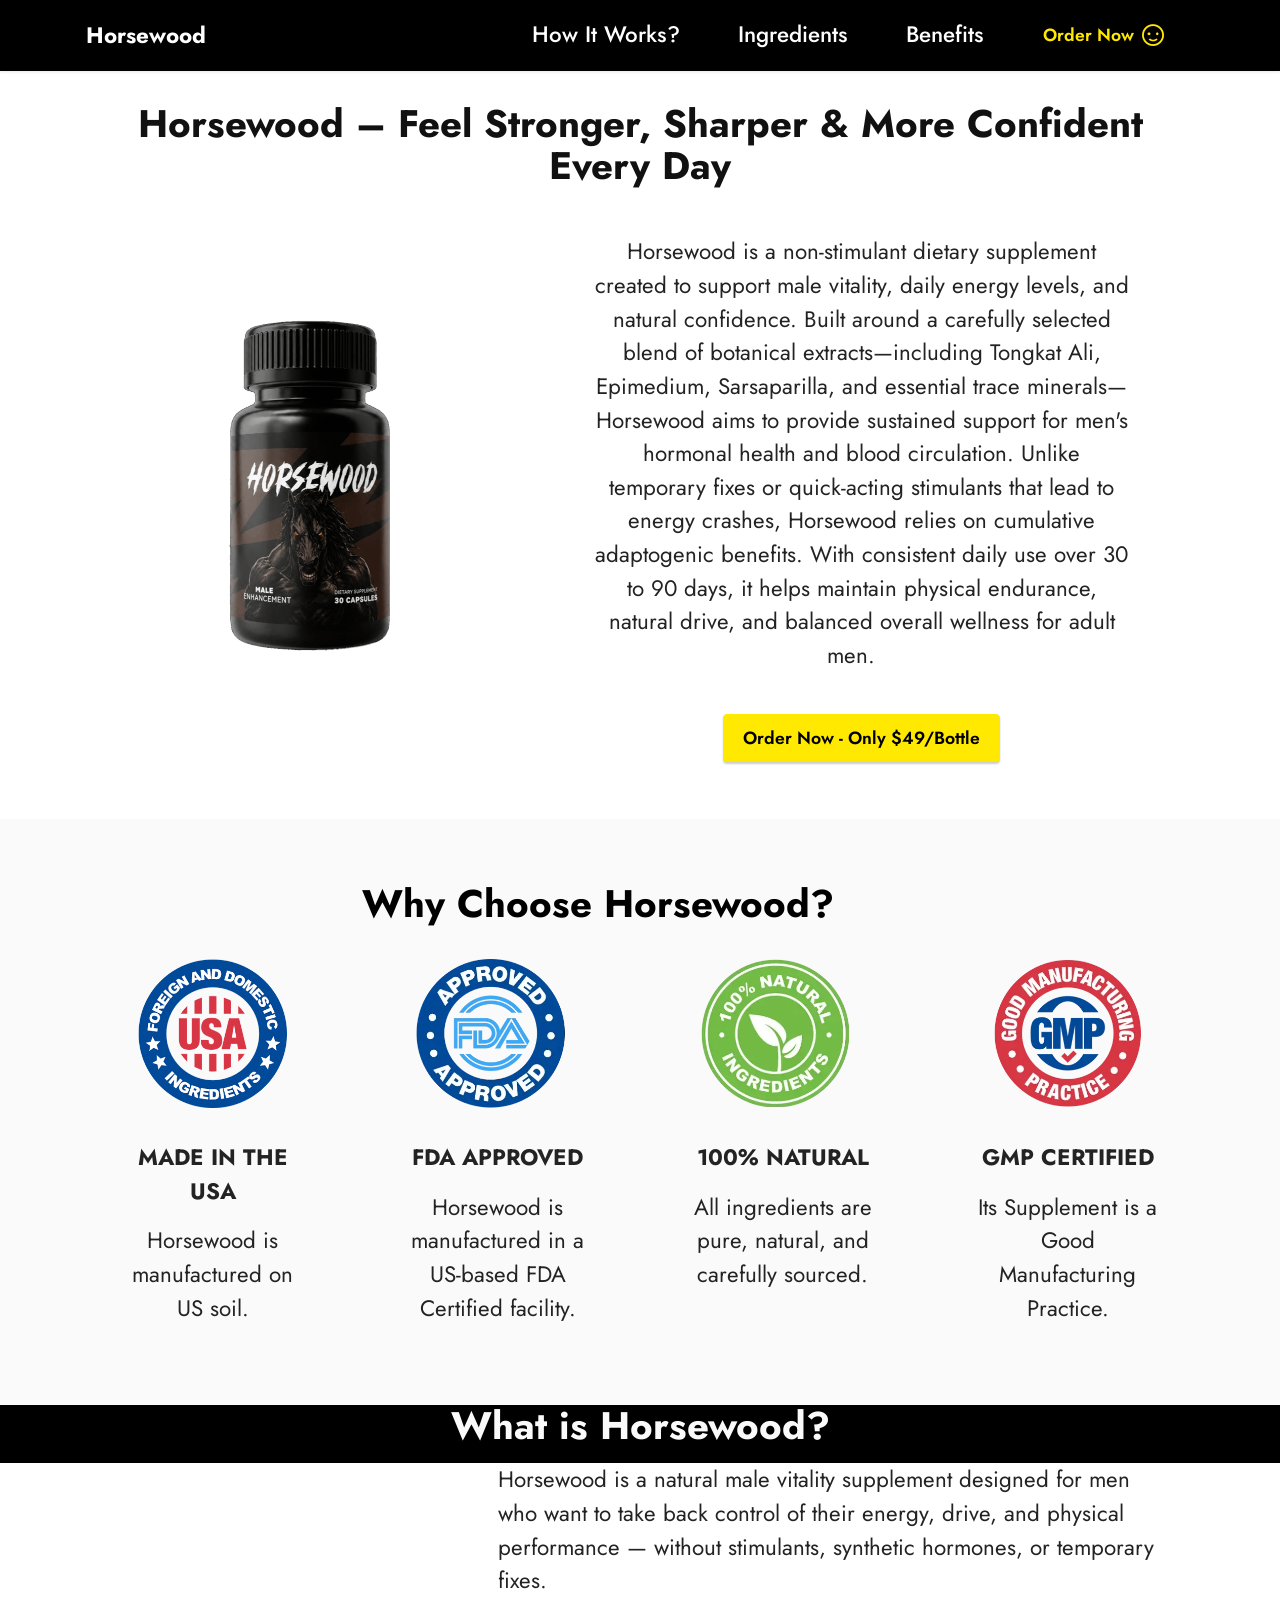
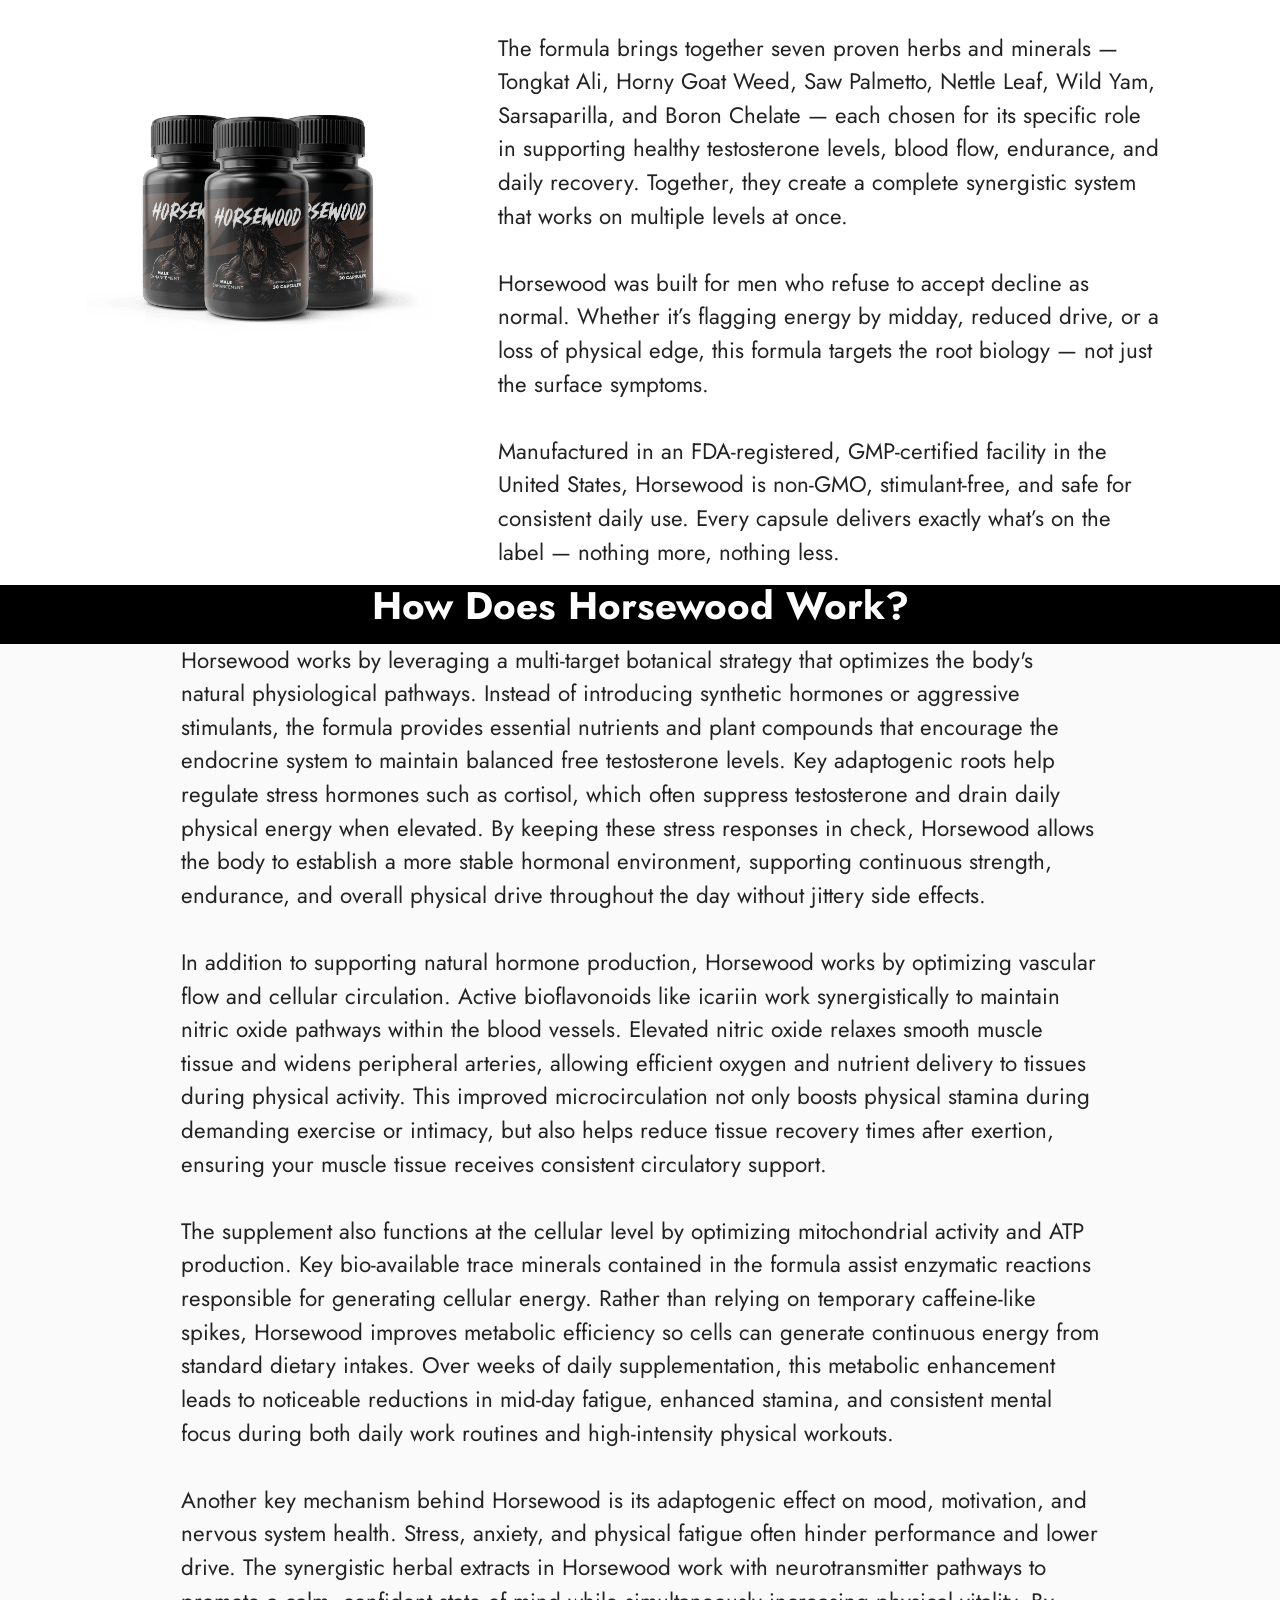
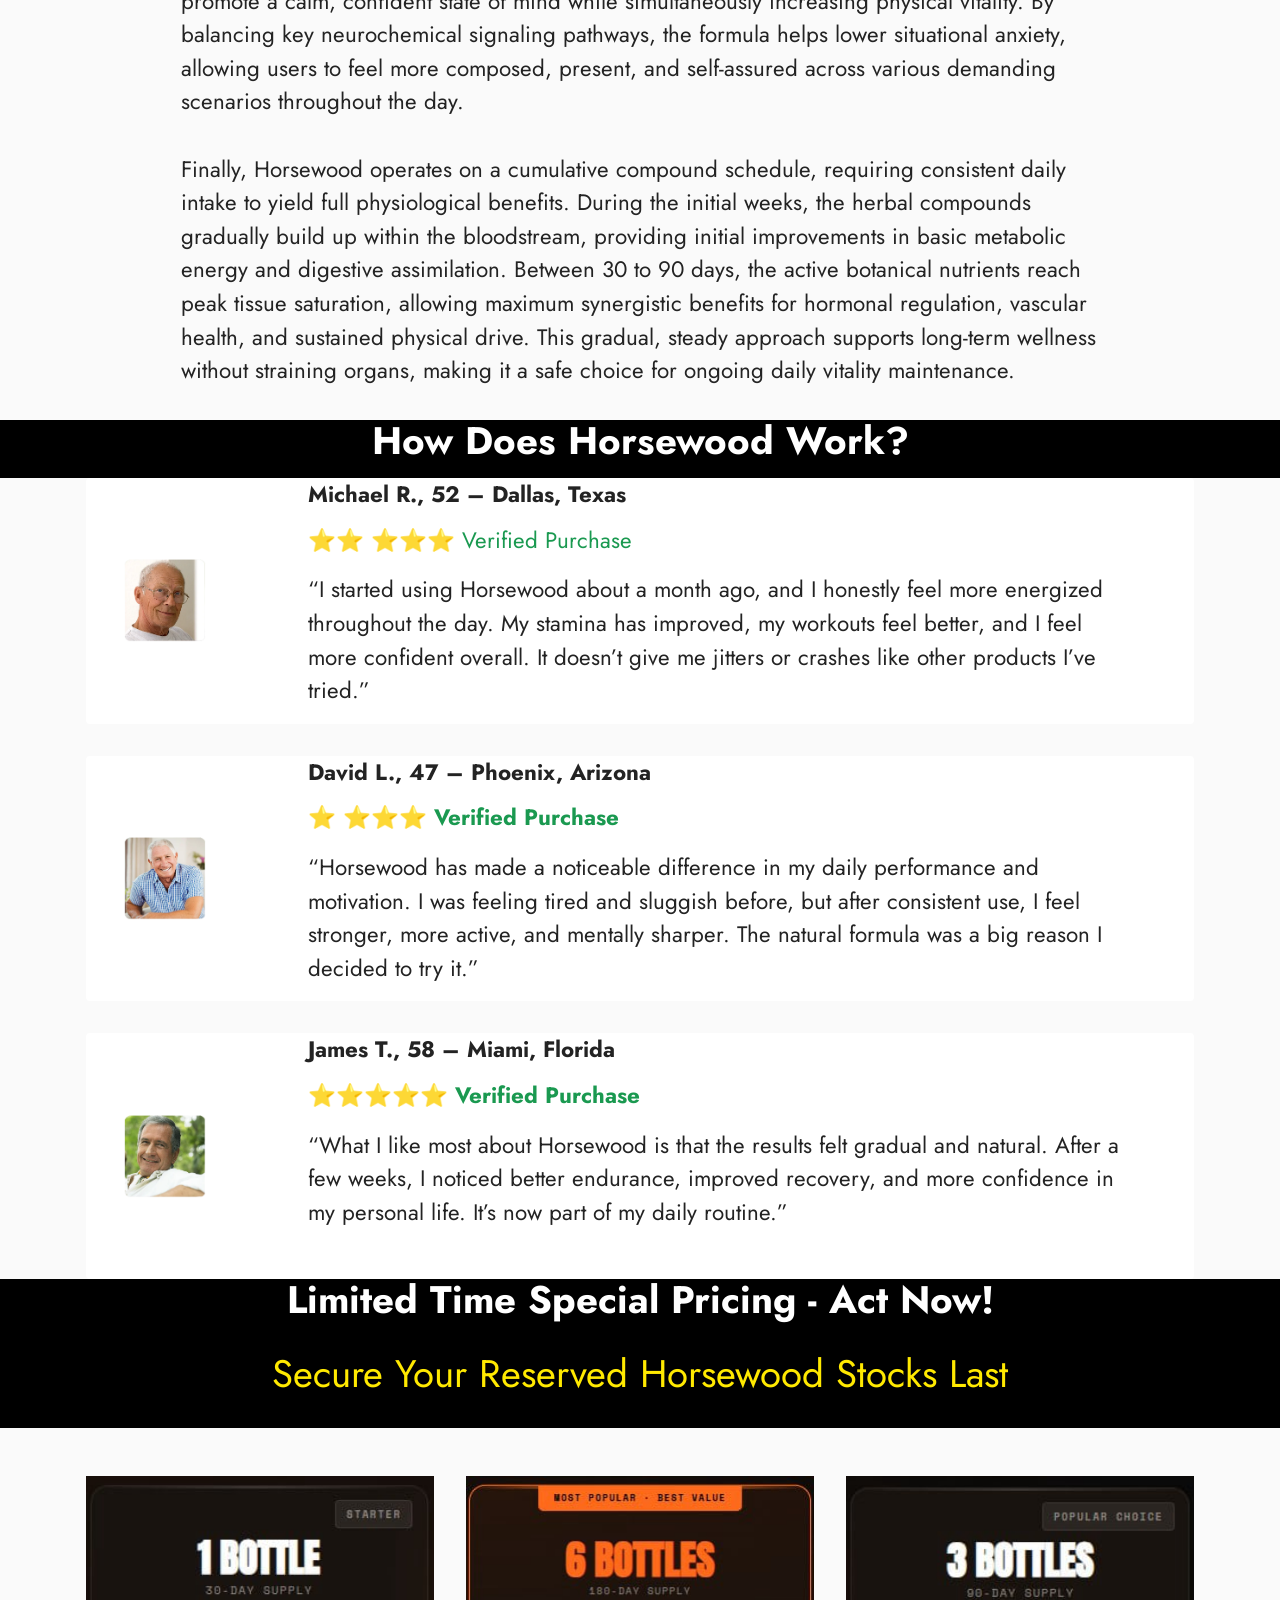
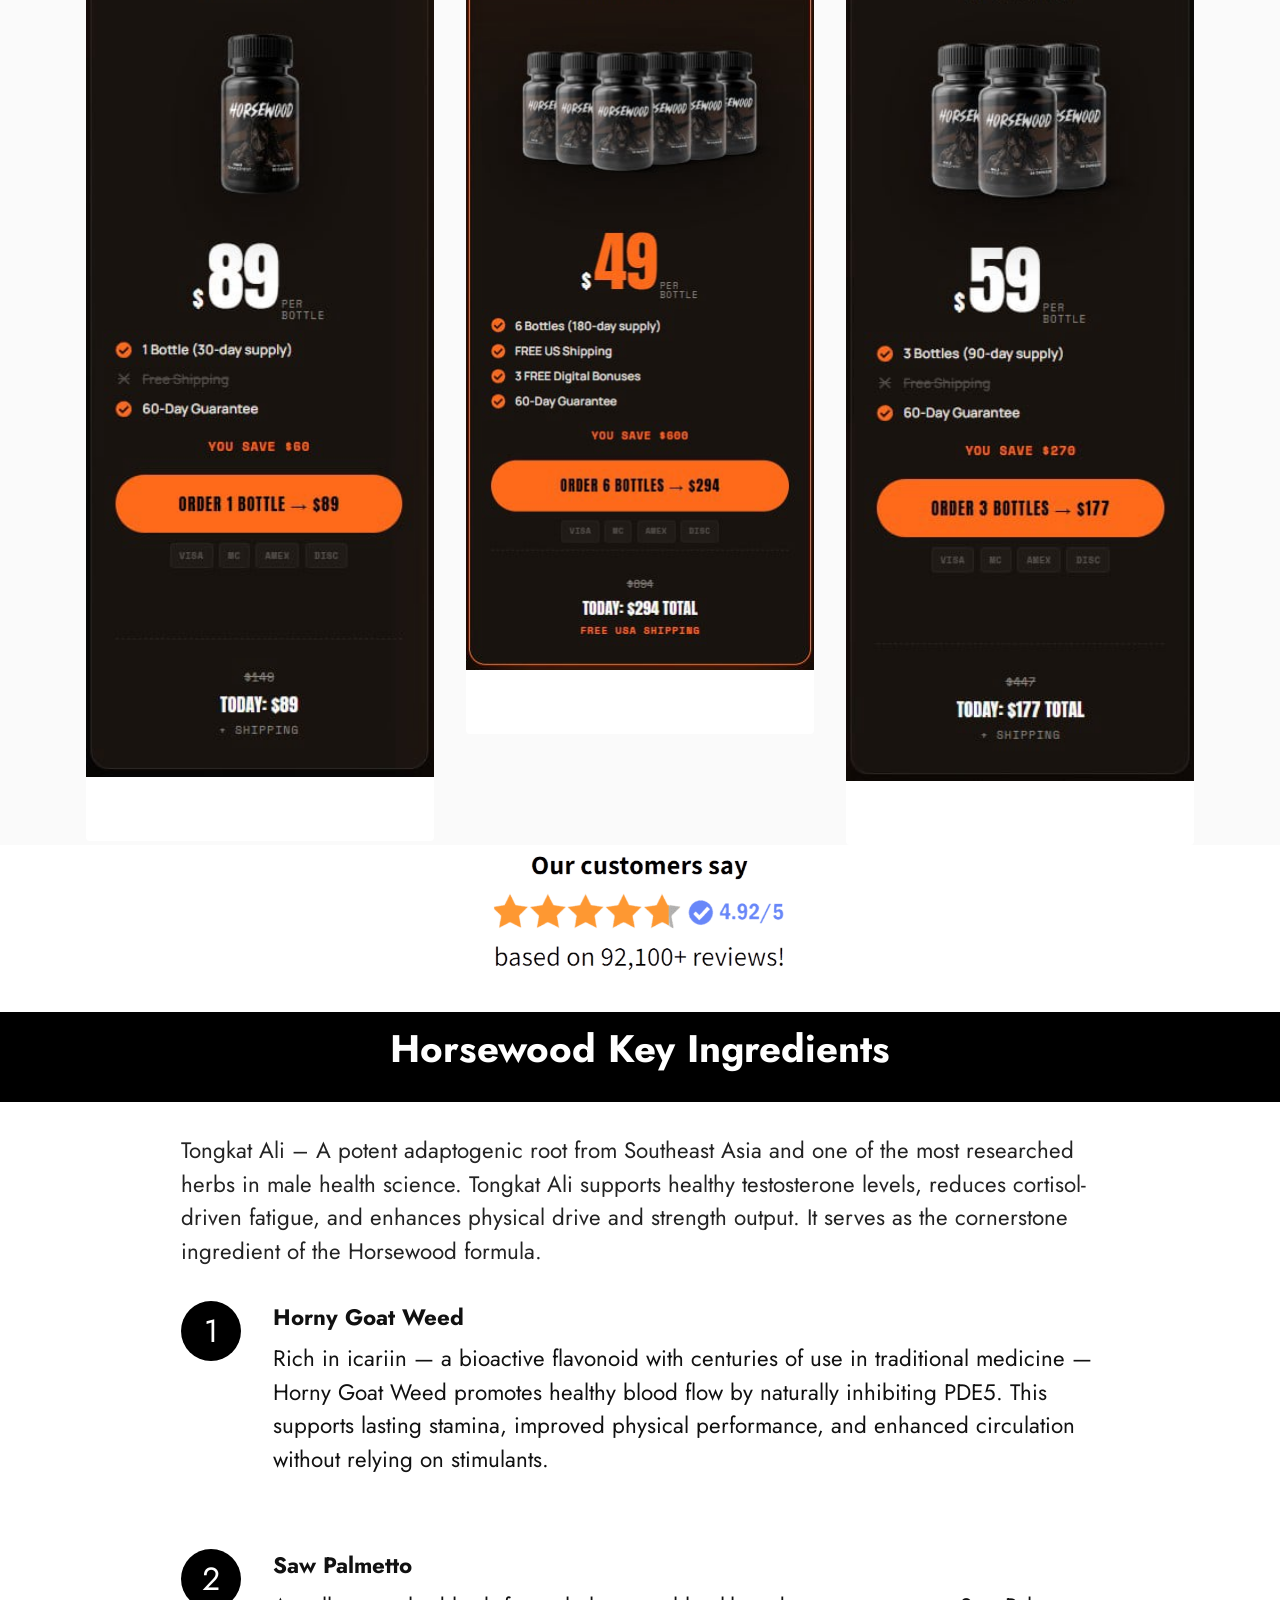
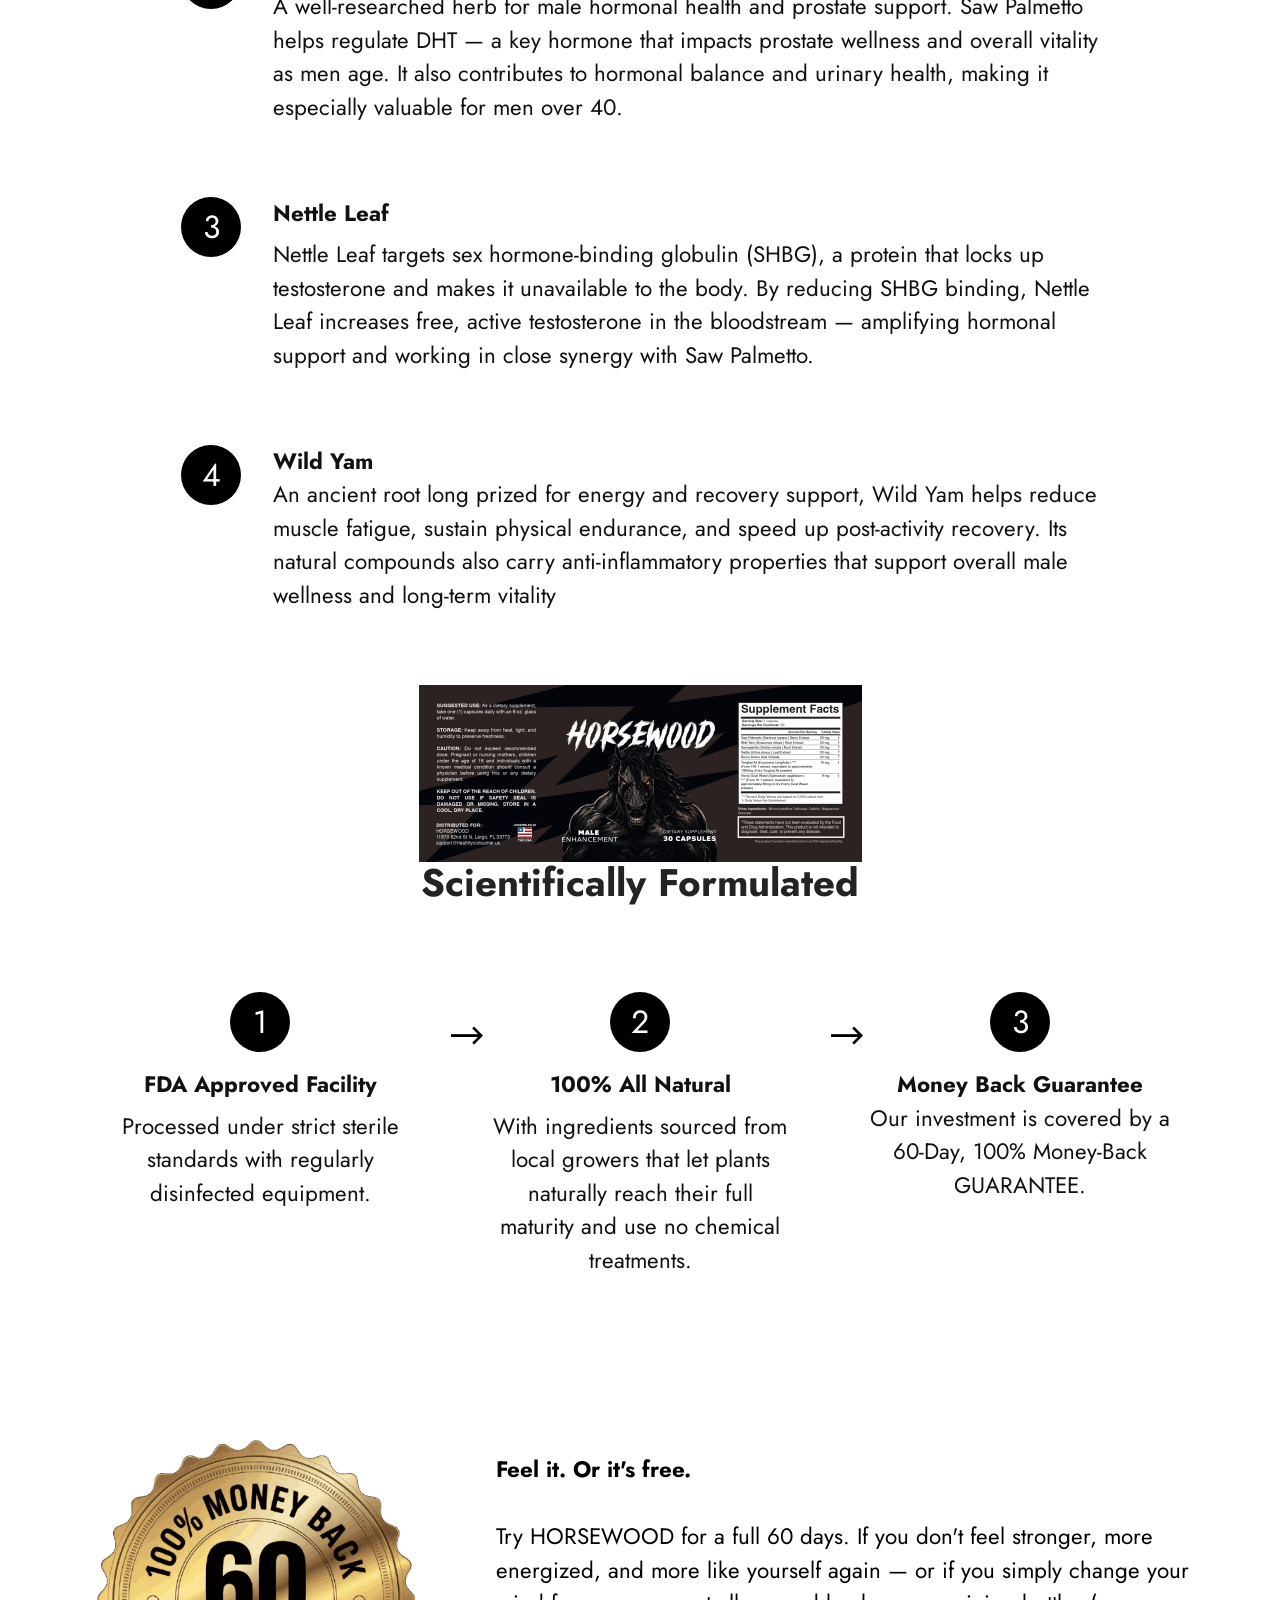
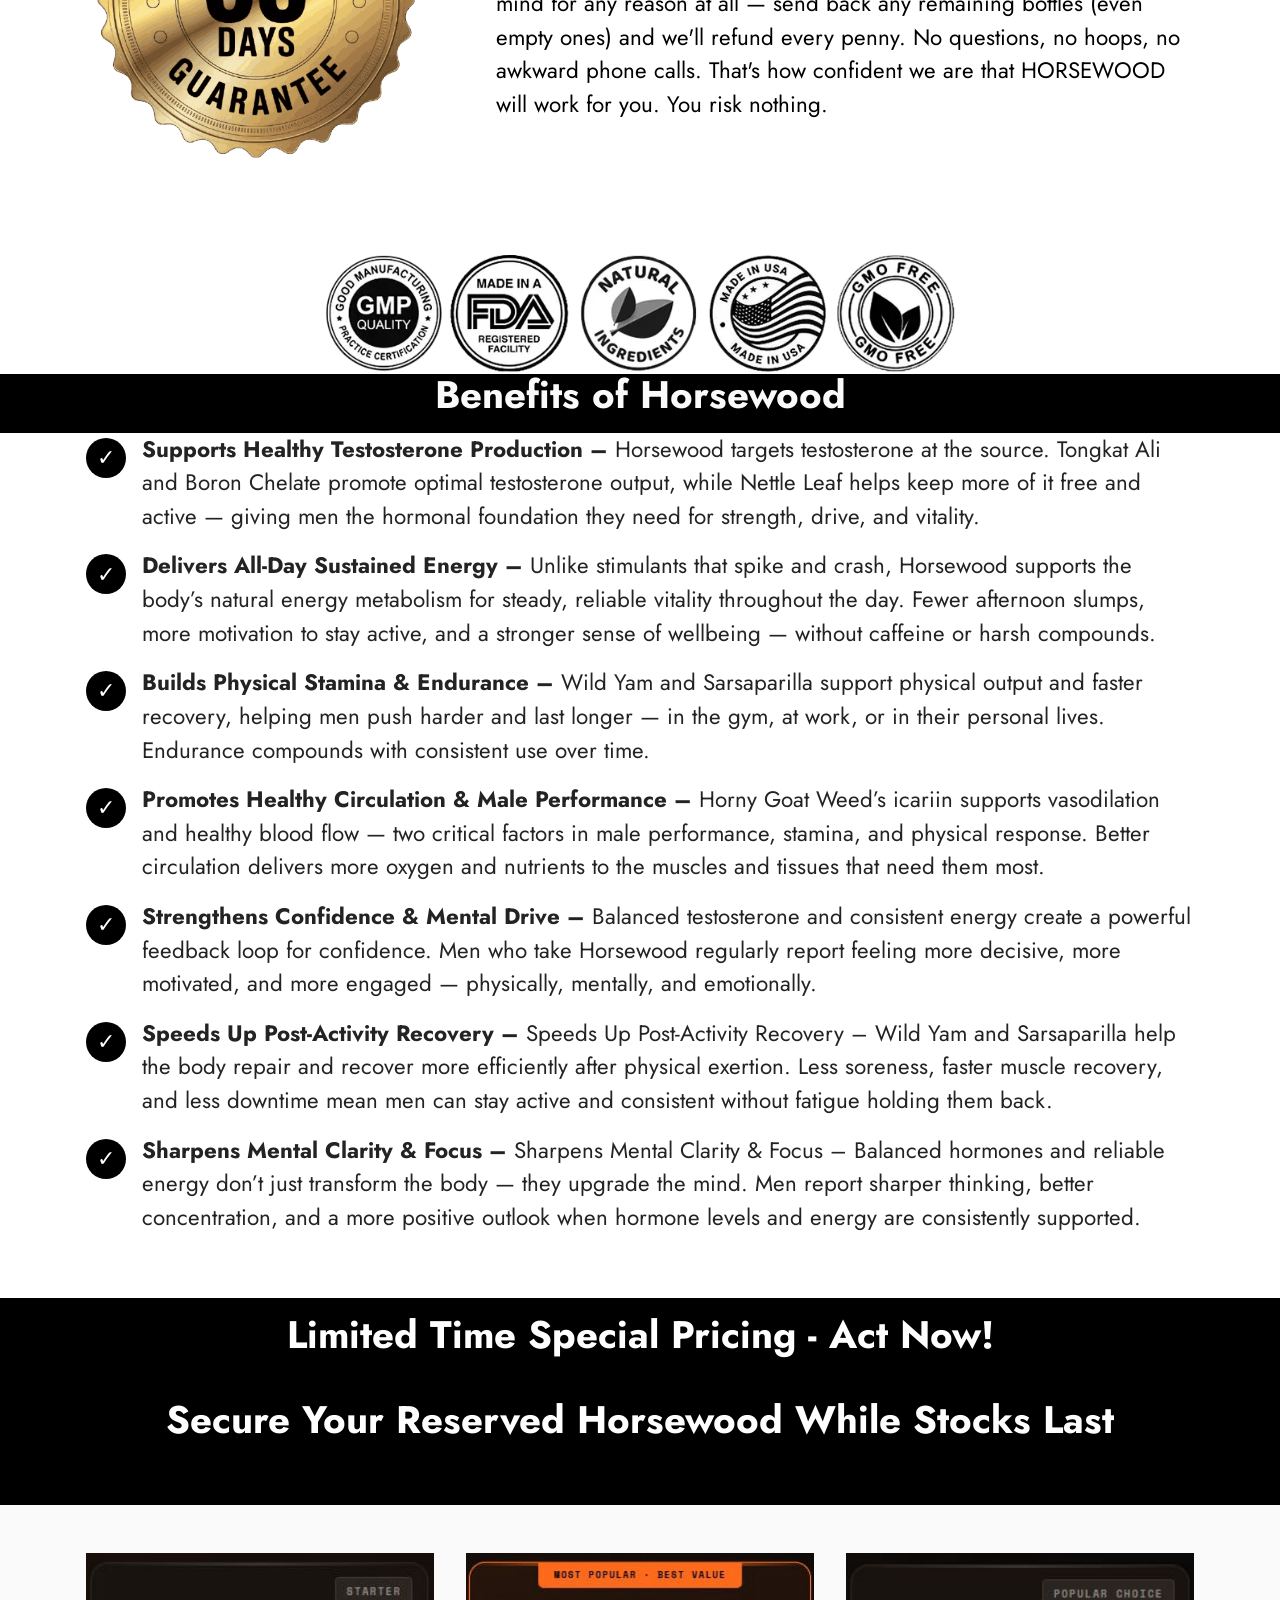
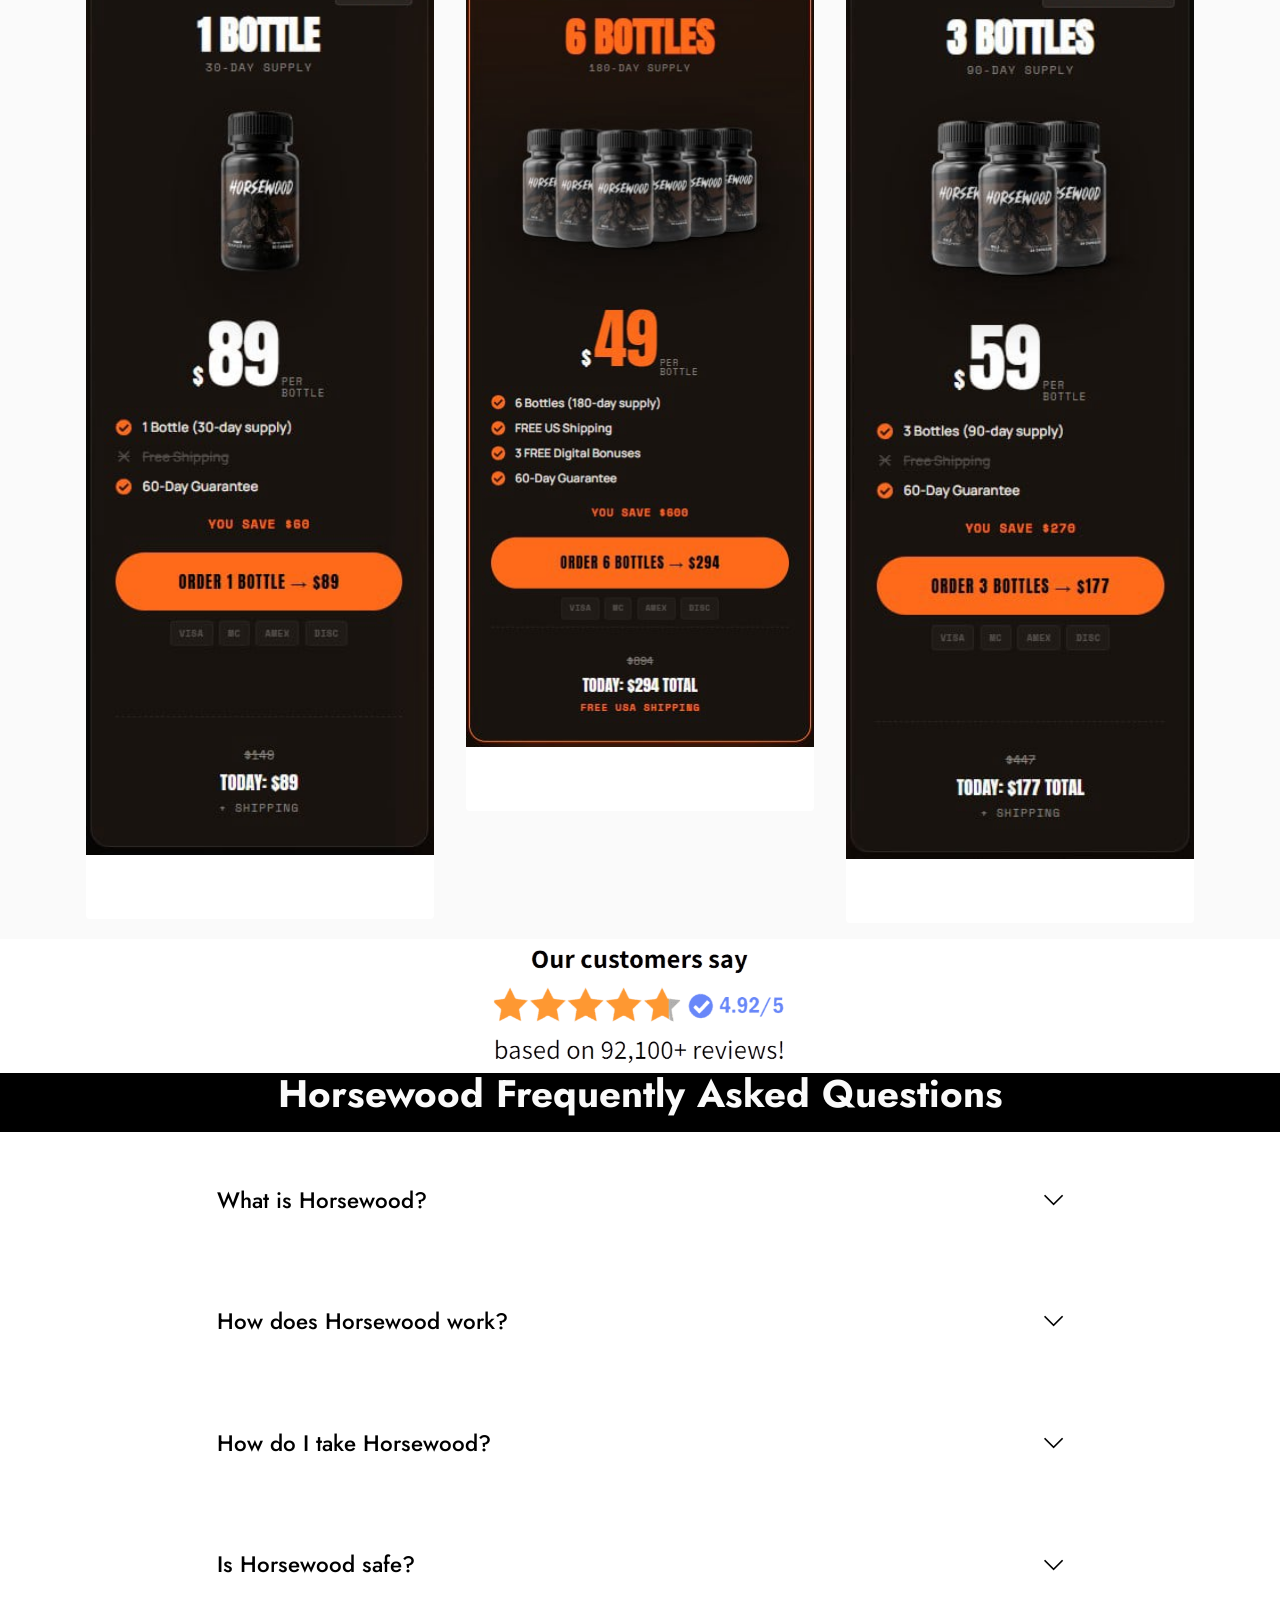
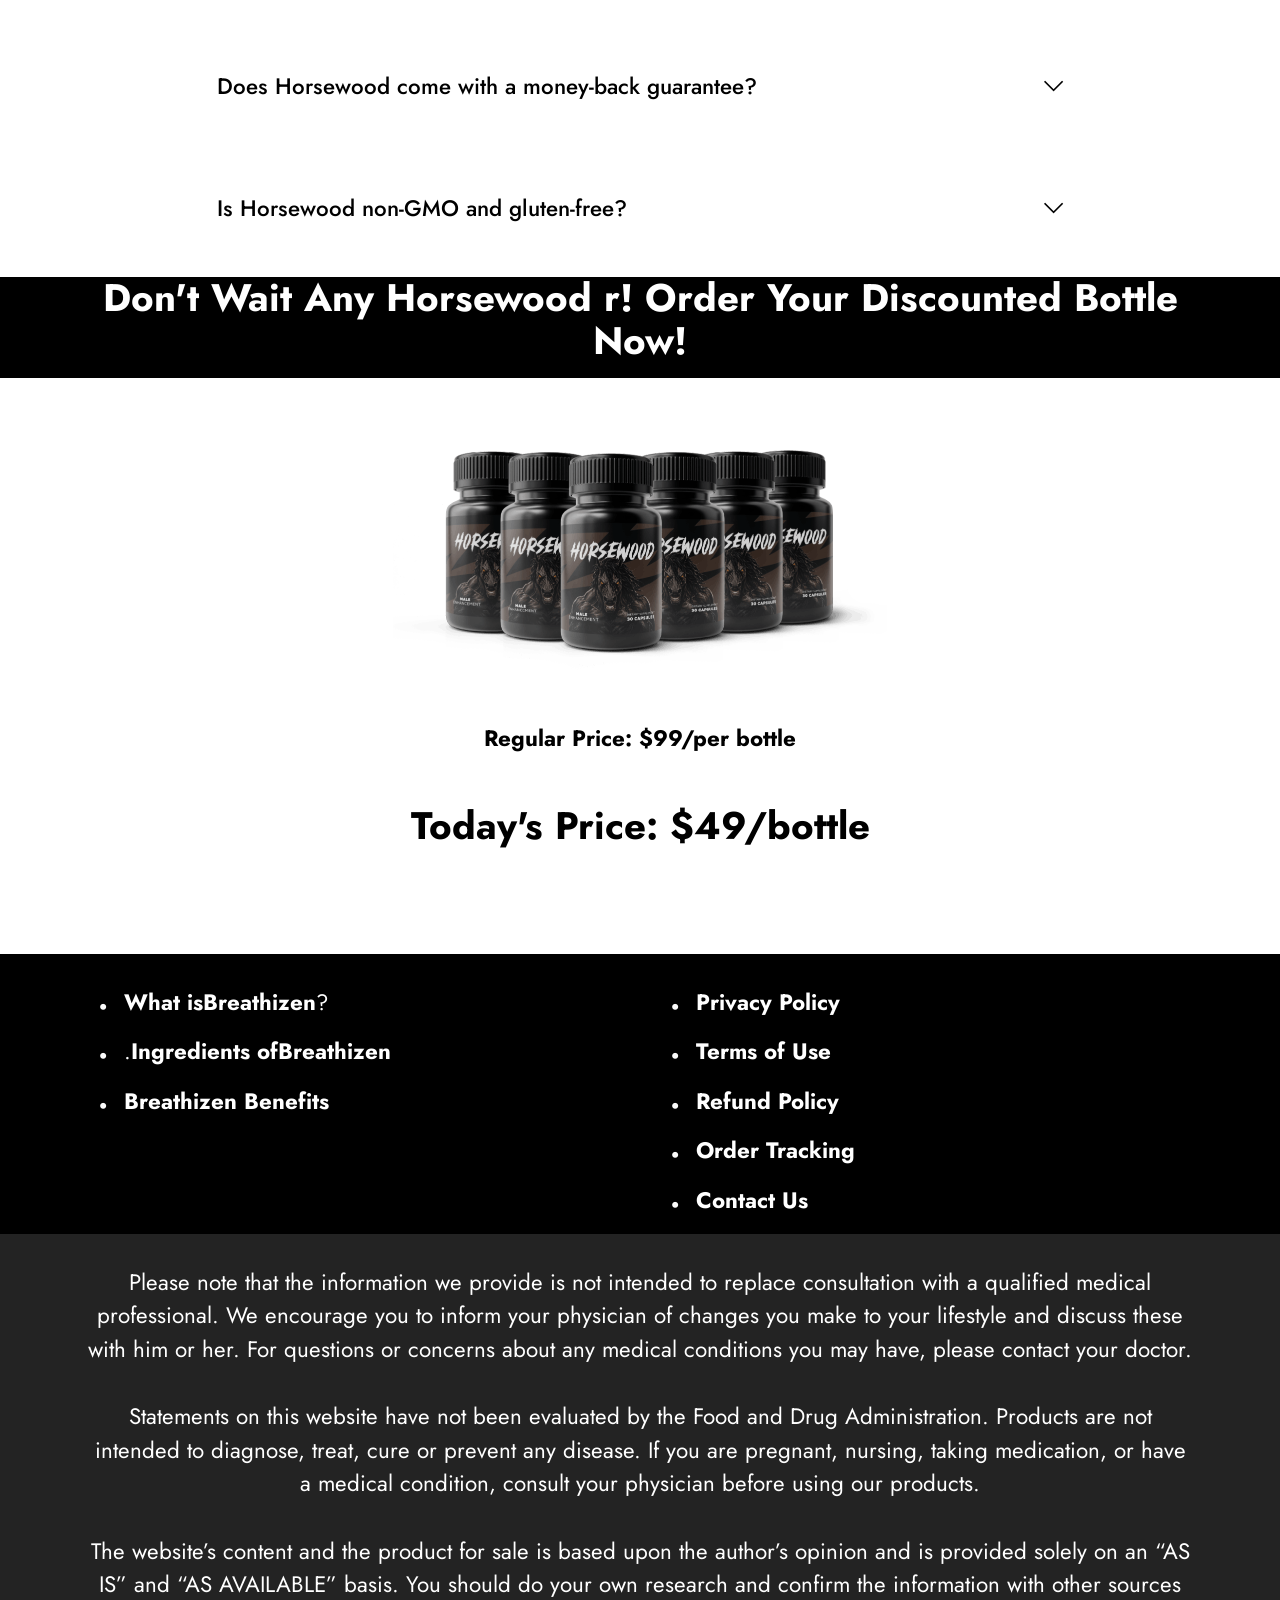
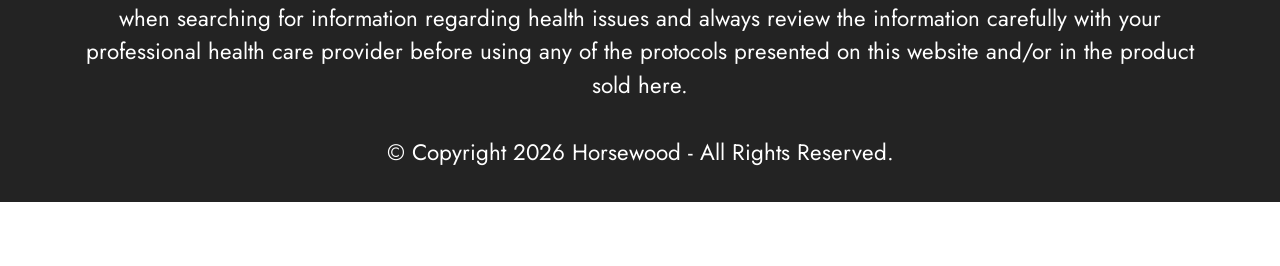
<file: index.html>
<!DOCTYPE html>
<html  lang="en">
<head>
  <!-- Site made with Mobirise Website Builder v6.1.12, https://mobirise.com -->
  <meta charset="UTF-8">
  <meta http-equiv="X-UA-Compatible" content="IE=edge">
  <meta name="generator" content="Mobirise v6.1.12, mobirise.com">
  <meta name="twitter:card" content="summary_large_image"/>
  <meta name="twitter:image:src" content="assets/images/index-meta.png">
  <meta property="og:image" content="assets/images/index-meta.png">
  <meta name="twitter:title" content="Official Website, Benefits, Ingredients & Customer Reviews. Description">
  <meta name="viewport" content="width=device-width, initial-scale=1, minimum-scale=1">
  <link rel="shortcut icon" href="assets/images/jar-horsewood-1-128x122.png" type="image/x-icon">
  <meta name="description" content="Horsewood and learn about its features, ingredients, how it works, plus usage instructions and customer reviews. Visit the official Horsewood website for the latest information, pricing, and offers.">
  
  
  <title>Official Website, Benefits, Ingredients & Customer Reviews. Description</title>
  <link rel="stylesheet" href="assets/web/assets/mobirise-icons2/mobirise2.css">
  <link rel="stylesheet" href="assets/bootstrap/css/bootstrap.min.css">
  <link rel="stylesheet" href="assets/dropdown/css/style.css">
  <link rel="stylesheet" href="assets/socicon/css/styles.css">
  <link rel="stylesheet" href="assets/theme/css/style.css">
  <link rel="preload" href="https://fonts.googleapis.com/css?family=Jost:100,200,300,400,500,600,700,800,900,100i,200i,300i,400i,500i,600i,700i,800i,900i&display=swap" as="style" onload="this.onload=null;this.rel='stylesheet'">
  <noscript><link rel="stylesheet" href="https://fonts.googleapis.com/css?family=Jost:100,200,300,400,500,600,700,800,900,100i,200i,300i,400i,500i,600i,700i,800i,900i&display=swap"></noscript>
  <link rel="preload" as="style" href="assets/mobirise/css/mbr-additional.css?v=bCp3Dt"><link rel="stylesheet" href="assets/mobirise/css/mbr-additional.css?v=bCp3Dt" type="text/css">

  
  
  <meta name="keywords" content="Lungora LungoraLungora supplement, Lungora pills">
 <meta name="author" content="Lungora">
		
 <link rel="canonical" href="" >
</head>
<body>
  
  <section data-bs-version="5.1" class="menu menu2 cid-tB0YZQqaCG" once="menu" id="menu2-0">
    
    <nav class="navbar navbar-dropdown navbar-expand-lg">
        <div class="container">
            <div class="navbar-brand">
                
                <span class="navbar-caption-wrap"><a class="navbar-caption text-primary display-7" href="https://mwebsignalhq.com/13213/242/2/?">Horsewood<br></a></span>
            </div>
            <button class="navbar-toggler" type="button" data-toggle="collapse" data-bs-toggle="collapse" data-target="#navbarSupportedContent" data-bs-target="#navbarSupportedContent" aria-controls="navbarNavAltMarkup" aria-expanded="false" aria-label="Toggle navigation">
                <div class="hamburger">
                    <span></span>
                    <span></span>
                    <span></span>
                    <span></span>
                </div>
            </button>
            <div class="collapse navbar-collapse" id="navbarSupportedContent">
                <ul class="navbar-nav nav-dropdown" data-app-modern-menu="true"><li class="nav-item"><a class="nav-link link text-danger text-primary display-5" href="https://mwebsignalhq.com/13436/3174/2/?">How It Works?</a></li>
                    <li class="nav-item"><a class="nav-link link text-danger text-primary display-5" href="https://mwebsignalhq.com/13436/3174/2/?">
                            Ingredients</a></li>
                    <li class="nav-item"><a class="nav-link link text-danger text-primary display-5" href="https://mwebsignalhq.com/13436/3174/2/?">Benefits</a>
                    </li></ul>
                
                <div class="navbar-buttons mbr-section-btn"><a class="btn btn-warning-outline display-4" href="https://mwebsignalhq.com/13213/242/2/?"><span class="mobi-mbri mobi-mbri-smile-face mbr-iconfont mbr-iconfont-btn"></span>Order Now</a></div>
            </div>
        </div>
    </nav>
</section>

<section data-bs-version="5.1" class="header3 cid-tB10ubWVri" id="header3-1">

    

    
    

    <div class="align-center container">
        <div class="row justify-content-center">
            <div class="col-12 col-lg-11">
                <h1 class="mbr-section-title mbr-fonts-style mb-3 display-2"><strong>Horsewood – Feel Stronger, Sharper &amp; More Confident Every Day</strong></h1>
                
                
                
            </div>
        </div>
    </div>
</section>

<section data-bs-version="5.1" class="features6 cid-tB15AvPI4t" id="features7-3">
    <!---->
    

    
    
    <div class="container">
        <div class="card-wrapper">
            <div class="row align-items-center">
                <div class="col-12 col-lg-5">
                    <div class="image-wrapper">
                        <a href="https://mwebsignalhq.com/13213/242/2/?"><img src="assets/images/jar-horsewood-1-886x841.png" alt="Horsewood "></a>
                    </div>
                </div>
                <div class="col-12 col-lg">
                    <div class="text-box">
                        
                        <p class="mbr-text mbr-fonts-style display-7">Horsewood is a non-stimulant dietary supplement created to support male vitality, daily energy levels, and natural confidence. Built around a carefully selected blend of botanical extracts—including Tongkat Ali, Epimedium, Sarsaparilla, and essential trace minerals—Horsewood aims to provide sustained support for men's hormonal health and blood circulation. Unlike temporary fixes or quick-acting stimulants that lead to energy crashes, Horsewood relies on cumulative adaptogenic benefits. With consistent daily use over 30 to 90 days, it helps maintain physical endurance, natural drive, and balanced overall wellness for adult men.&nbsp; &nbsp;<br></p>
                        
                        <div class="mbr-section-btn pt-3"><a href="https://mwebsignalhq.com/13213/242/2/?" class="btn btn-warning display-4">Order Now - Only $49/Bottle</a></div>
                    </div>
                </div>
            </div>
        </div>
    </div>
</section>

<section data-bs-version="5.1" class="gallery3 cid-tB9ez4cVTX" id="gallery3-1r">
    
    
    <div class="container">
        <div class="mbr-section-head">
            <h4 class="mbr-section-title mbr-fonts-style align-center mb-0 display-2"><strong>Why Choose Horsewood?&nbsp; &nbsp; &nbsp; &nbsp;</strong></h4>
            
        </div>
        <div class="row mt-4">
            <div class="item features-image сol-12 col-md-6 col-lg-3 active">
                <div class="item-wrapper">
                    <div class="item-img">
                        <a href="https://mwebsignalhq.com/13572/2286/2/?"><img src="assets/images/made-in-usa-500x300.webp" alt="Horsewood Made In Usa" data-slide-to="0" data-bs-slide-to="0"></a>
                    </div>
                    <div class="item-content">
                        <h5 class="item-title mbr-fonts-style display-7"><strong>MADE IN THE USA</strong></h5>
                        
                        <p class="mbr-text mbr-fonts-style mt-3 display-7">Horsewood is manufactured on US soil.</p>
                    </div>
                    
                </div>
            </div>
            
            <div class="item features-image сol-12 col-md-6 col-lg-3">
                <div class="item-wrapper">
                    <div class="item-img">
                        <a href="https://mwebsignalhq.com/13572/2286/2/?"><img src="assets/images/fda-approved-500x300.webp" alt="Horsewood  FDA Approved" data-slide-to="1" data-bs-slide-to="1"></a>
                    </div>
                    <div class="item-content">
                        <h5 class="item-title mbr-fonts-style display-7"><strong>FDA APPROVED</strong></h5>
                        
                        <p class="mbr-text mbr-fonts-style mt-3 display-7">Horsewood is manufactured in a US-based FDA Certified facility.<br></p>
                    </div>
                    
                </div>
            </div><div class="item features-image сol-12 col-md-6 col-lg-3">
                <div class="item-wrapper">
                    <div class="item-img">
                        <a href="https://mwebsignalhq.com/13572/2286/2/?"><img src="assets/images/100-natural-500x300.webp" alt="Horsewood  All Natural" data-slide-to="2" data-bs-slide-to="2"></a>
                    </div>
                    <div class="item-content">
                        <h5 class="item-title mbr-fonts-style display-7"><strong>100% NATURAL</strong></h5>
                        
                        <p class="mbr-text mbr-fonts-style mt-3 display-7">All ingredients are pure, natural, and carefully sourced.</p>
                    </div>
                    
                </div>
            </div>
            <div class="item features-image сol-12 col-md-6 col-lg-3">
                <div class="item-wrapper">
                    <div class="item-img">
                        <a href="https://mwebsignalhq.com/13572/2286/2/?"><img src="assets/images/gmp-certified-500x300.webp" alt="Horsewood GMP Certified" title=""></a>
                    </div>
                    <div class="item-content">
                        <h5 class="item-title mbr-fonts-style display-7">
                            <strong>GMP CERTIFIED</strong></h5>
                        
                        <p class="mbr-text mbr-fonts-style mt-3 display-7">Its Supplement is a
<br>Good Manufacturing
<br>Practice.<br></p>
                    </div>
                    
                </div>
            </div>
        </div>
    </div>
</section>

<section data-bs-version="5.1" class="header3 cid-tB83YwBUMj" id="header3-1l">

    

    
    

    <div class="align-center container">
        <div class="row justify-content-center">
            <div class="col-12 col-lg-12">
                
                <h2 class="mbr-section-subtitle mbr-fonts-style mb-3 display-2"><strong>What is Horsewood?</strong></h2>
                
                
            </div>
        </div>
    </div>
</section>

<section data-bs-version="5.1" class="header11 cid-tB1vWdJbT6" id="header11-a">

    

    
    

    <div class="container">
        <div class="row justify-content-center">
            <div class="col-12 col-md-4 image-wrapper">
                <a href="https://mwebsignalhq.com/13213/242/2/?"><img class="w-100" src="assets/images/jar-horsewood-3-694x542.png" alt="Horsewood "></a>
            </div>
            <div class="col-12 col-md">
                <div class="text-wrapper text-center">
                    
                    <p class="mbr-text mbr-fonts-style display-7">Horsewood is a natural male vitality supplement designed for men who want to take back control of their energy, drive, and physical performance — without stimulants, synthetic hormones, or temporary fixes.
<br><br>The formula brings together seven proven herbs and minerals — Tongkat Ali, Horny Goat Weed, Saw Palmetto, Nettle Leaf, Wild Yam, Sarsaparilla, and Boron Chelate — each chosen for its specific role in supporting healthy testosterone levels, blood flow, endurance, and daily recovery. Together, they create a complete synergistic system that works on multiple levels at once.
<br><br>Horsewood was built for men who refuse to accept decline as normal. Whether it’s flagging energy by midday, reduced drive, or a loss of physical edge, this formula targets the root biology — not just the surface symptoms.
<br><br>Manufactured in an FDA-registered, GMP-certified facility in the United States, Horsewood is non-GMO, stimulant-free, and safe for consistent daily use. Every capsule delivers exactly what’s on the label — nothing more, nothing less.<br></p>
                    
                </div>
            </div>
        </div>
    </div>
</section>

<section data-bs-version="5.1" class="header3 cid-tB85bPoWQz" id="header3-1m">

    

    
    

    <div class="align-center container">
        <div class="row justify-content-center">
            <div class="col-12 col-lg-12">
                
                <h2 class="mbr-section-subtitle mbr-fonts-style mb-3 display-2"><div><strong>How Does Horsewood Work?</strong></div><div><strong>
</strong></div><div><strong>
</strong></div><div><strong>
</strong></div><div><strong>
</strong></div><div><strong>
</strong></div><div><strong>
</strong></div><div><strong>
</strong></div><div><strong>
</strong></div><div><strong>
</strong></div><div><strong>
</strong></div><div><strong>
</strong></div><div><strong>
</strong></div><div><strong>
</strong></div><div><strong>
</strong></div><div><strong>
</strong></div><div><strong>
</strong></div><div><strong>
</strong></div><div><strong>
</strong></div><div><strong>
</strong></div><div><strong>
</strong></div><div><strong>
</strong></div><div><strong>
</strong></div><div><strong>
</strong></div></h2>
                
                
            </div>
        </div>
    </div>
</section>

<section data-bs-version="5.1" class="content4 cid-tB1xoWzrbk" id="content4-d">
    

    
    
    <div class="container">
        <div class="row justify-content-center">
            <div class="title col-md-12 col-lg-10">
                
                <h4 class="mbr-section-subtitle align-center mbr-fonts-style mb-4 display-7"><div><div><div>Horsewood works by leveraging a multi-target botanical strategy that optimizes the body's natural physiological pathways. Instead of introducing synthetic hormones or aggressive stimulants, the formula provides essential nutrients and plant compounds that encourage the endocrine system to maintain balanced free testosterone levels. Key adaptogenic roots help regulate stress hormones such as cortisol, which often suppress testosterone and drain daily physical energy when elevated. By keeping these stress responses in check, Horsewood allows the body to establish a more stable hormonal environment, supporting continuous strength, endurance, and overall physical drive throughout the day without jittery side effects.</div></div></div><div><div><div><br></div></div></div><div>In addition to supporting natural hormone production, Horsewood works by optimizing vascular flow and cellular circulation. Active bioflavonoids like icariin work synergistically to maintain nitric oxide pathways within the blood vessels. Elevated nitric oxide relaxes smooth muscle tissue and widens peripheral arteries, allowing efficient oxygen and nutrient delivery to tissues during physical activity. This improved microcirculation not only boosts physical stamina during demanding exercise or intimacy, but also helps reduce tissue recovery times after exertion, ensuring your muscle tissue receives consistent circulatory support.&nbsp; &nbsp;</div><div><br></div><div>
</div><div>The supplement also functions at the cellular level by optimizing mitochondrial activity and ATP production. Key bio-available trace minerals contained in the formula assist enzymatic reactions responsible for generating cellular energy. Rather than relying on temporary caffeine-like spikes, Horsewood improves metabolic efficiency so cells can generate continuous energy from standard dietary intakes. Over weeks of daily supplementation, this metabolic enhancement leads to noticeable reductions in mid-day fatigue, enhanced stamina, and consistent mental focus during both daily work routines and high-intensity physical workouts.&nbsp; &nbsp;</div><div><br></div><div>Another key mechanism behind Horsewood is its adaptogenic effect on mood, motivation, and nervous system health. Stress, anxiety, and physical fatigue often hinder performance and lower drive. The synergistic herbal extracts in Horsewood work with neurotransmitter pathways to promote a calm, confident state of mind while simultaneously increasing physical vitality. By balancing key neurochemical signaling pathways, the formula helps lower situational anxiety, allowing users to feel more composed, present, and self-assured across various demanding scenarios throughout the day.&nbsp; &nbsp;</div><div><br></div><div>
</div><div>Finally, Horsewood operates on a cumulative compound schedule, requiring consistent daily intake to yield full physiological benefits. During the initial weeks, the herbal compounds gradually build up within the bloodstream, providing initial improvements in basic metabolic energy and digestive assimilation. Between 30 to 90 days, the active botanical nutrients reach peak tissue saturation, allowing maximum synergistic benefits for hormonal regulation, vascular health, and sustained physical drive. This gradual, steady approach supports long-term wellness without straining organs, making it a safe choice for ongoing daily vitality maintenance.&nbsp; &nbsp;</div><div>
</div><div>
</div><div>
</div><div>
</div><div>
</div><div>
</div><div>
</div><div>
</div><div>
</div><div>
</div><div>
</div><div><div>
</div><div>
</div><div>
</div><div>
</div><div>
</div></div></h4>
                
            </div>
        </div>
    </div>
</section>

<section data-bs-version="5.1" class="header3 cid-v7JuKyBStk" id="header3-24">

    

    
    

    <div class="align-center container">
        <div class="row justify-content-center">
            <div class="col-12 col-lg-12">
                
                <h2 class="mbr-section-subtitle mbr-fonts-style mb-3 display-2"><div><strong>How Does Horsewood Work?</strong></div><div><strong>
</strong></div><div><strong>
</strong></div><div><strong>
</strong></div><div><strong>
</strong></div><div><strong>
</strong></div><div><strong>
</strong></div><div><strong>
</strong></div><div><strong>
</strong></div><div><strong>
</strong></div><div><strong>
</strong></div><div><strong>
</strong></div><div><strong>
</strong></div><div><strong>
</strong></div><div><strong>
</strong></div><div><strong>
</strong></div><div><strong>
</strong></div><div><strong>
</strong></div><div><strong>
</strong></div><div><strong>
</strong></div><div><strong>
</strong></div><div><strong>
</strong></div><div><strong>
</strong></div><div><strong>
</strong></div></h2>
                
                
            </div>
        </div>
    </div>
</section>

<section data-bs-version="5.1" class="team2 cid-v7Jv0AjsPd" xmlns="http://www.w3.org/1999/html" id="team2-25">
    

    
    
    <div class="container">
        <div class="item features-image">
            <div class="item-wrapper">
                <div class="row align-items-center">
                    <div class="col-12 col-md-2">
                        <div class="image-wrapper">
                            <a href="https://mwebsignalhq.com/13213/242/2/?"><img src="assets/images/horsewood-reviews1.webp" alt="Horsewood "></a>
                        </div>
                    </div>
                    <div class="col-12 col-md">
                        <div class="card-box">
                            <h5 class="card-title mbr-fonts-style m-0 mb-3 display-5"><strong>Michael R., 52 – Dallas, Texas</strong></h5>
                            <h6 class="card-subtitle mbr-fonts-style mb-3 display-5">⭐⭐ ⭐⭐⭐ Verified Purchase</h6>
                            <p class="mbr-text mbr-fonts-style display-7">“I started using Horsewood about a month ago, and I honestly feel more energized throughout the day. My stamina has improved, my workouts feel better, and I feel more confident overall. It doesn’t give me jitters or crashes like other products I’ve tried.”<br></p>
                            
                        </div>
                    </div>
                </div>
            </div>
        </div>
        <div class="item features-image">
            <div class="item-wrapper">
                <div class="row align-items-center">
                    <div class="col-12 col-md-2">
                        <div class="image-wrapper">
                            <a href="https://mwebsignalhq.com/13213/242/2/?"><img src="assets/images/horsewood-reviews2.webp" alt="Horsewood "></a>
                        </div>
                    </div>
                    <div class="col-12 col-md">
                        <div class="card-box">
                            <h5 class="card-title mbr-fonts-style m-0 mb-3 display-5"><strong>David L., 47 – Phoenix, Arizona</strong></h5>
                            <h6 class="card-subtitle mbr-fonts-style mb-3 display-5"><strong>⭐ ⭐⭐⭐ Verified Purchase</strong></h6>
                            <p class="mbr-text mbr-fonts-style display-7">“Horsewood has made a noticeable difference in my daily performance and motivation. I was feeling tired and sluggish before, but after consistent use, I feel stronger, more active, and mentally sharper. The natural formula was a big reason I decided to try it.”<br></p>
                            
                        </div>
                    </div>
                </div>
            </div>
        </div>
        <div class="item features-image">
            <div class="item-wrapper">
                <div class="row align-items-center">
                    <div class="col-12 col-md-2">
                        <div class="image-wrapper">
                            <a href="https://mwebsignalhq.com/13213/242/2/?"><img src="assets/images/horsewood-reviews3.webp" alt="Horsewood "></a>
                        </div>
                    </div>
                    <div class="col-12 col-md">
                        <div class="card-box">
                            <h5 class="card-title mbr-fonts-style m-0 mb-3 display-5"><strong>James T., 58 – Miami, Florida</strong></h5>
                            <h6 class="card-subtitle mbr-fonts-style mb-3 display-5"><strong>⭐⭐⭐⭐⭐ Verified Purchase</strong></h6>
                            <p class="mbr-text mbr-fonts-style display-7">“What I like most about Horsewood is that the results felt gradual and natural. After a few weeks, I noticed better endurance, improved recovery, and more confidence in my personal life. It’s now part of my daily routine.”
<br>
<br></p>
                            
                        </div>
                    </div>
                </div>
            </div>
        </div>
    </div>
</section>

<section data-bs-version="5.1" class="content4 cid-tB1yuhcVVi" id="content4-g">
    

    
    
    <div class="container">
        <div class="row justify-content-center">
            <div class="title col-md-12 col-lg-10">
                <h3 class="mbr-section-title mbr-fonts-style align-center mb-4 display-2"><strong>Limited Time Special Pricing - Act Now!</strong></h3>
                <h4 class="mbr-section-subtitle align-center mbr-fonts-style mb-4 display-2">Secure Your Reserved Horsewood Stocks Last</h4>
                
            </div>
        </div>
    </div>
</section>

<section data-bs-version="5.1" class="team1 cid-tB1z7NONXX" id="team1-h">
    

    
    
    <div class="container">
        <div class="row justify-content-center">
            
            <div class="col-sm-6 col-lg-4">
                <div class="card-wrap">
                    <div class="image-wrap">
                        <a href="https://mwebsignalhq.com/13213/242/2/?"><img src="assets/images/horsewood-1bottle-price-306x793.jpg" alt="Horsewood  1 Bttle"></a>
                    </div>
                    <div class="content-wrap">
                        
                        
                        
                        
                        
                    </div>
                </div>
            </div>

            <div class="col-sm-6 col-lg-4">
                <div class="card-wrap">
                    <div class="image-wrap">
                        <a href="https://mwebsignalhq.com/13213/242/2/?"><img src="assets/images/horsewood-6bottle-price201-347x792.jpg" alt="Horsewood .6 Bttle"></a>
                    </div>
                    <div class="content-wrap">
                        
                        
                        
                        
                        
                    </div>
                </div>
            </div>

            <div class="col-sm-6 col-lg-4">
                <div class="card-wrap">
                    <div class="image-wrap">
                        <a href="https://mwebsignalhq.com/13213/242/2/?"><img src="assets/images/horsewood-3bottle-price-305x794.jpg" alt="Horsewood .3 Bttle"></a>
                    </div>
                    <div class="content-wrap">
                        
                        
                        
                        
                        
                    </div>
                </div>
            </div>

            
        </div>
    </div>
</section>

<section data-bs-version="5.1" class="image3 cid-tB1zGVstSm" id="image3-j">
    

    
    

    <div class="container">
        <div class="row justify-content-center">
            <div class="col-12 col-lg-4">
                <div class="image-wrapper">
                    <img src="assets/images/alpilean-customer-review1-562x217.png" alt="keravita pro 5 star ratings">
                    
                </div>
            </div>
        </div>
    </div>
</section>

<section data-bs-version="5.1" class="content4 cid-tB1A34S1NT" id="content4-k">
    

    
    
    <div class="container">
        <div class="row justify-content-center">
            <div class="title col-md-12 col-lg-12">
                <h3 class="mbr-section-title mbr-fonts-style align-center mb-4 display-2"><strong>Horsewood Key Ingredients</strong></h3>
                
                
            </div>
        </div>
    </div>
</section>

<section data-bs-version="5.1" class="content5 cid-tB1AZH7rno" id="content5-n">
    
    <div class="container">
        <div class="row justify-content-center">
            <div class="col-md-12 col-lg-10">
                
                <h4 class="mbr-section-subtitle mbr-fonts-style mb-4 display-5"><div></div></h4>
                <p class="mbr-text mbr-fonts-style display-7">Tongkat Ali – A potent adaptogenic root from Southeast Asia and one of the most researched herbs in male health science. Tongkat Ali supports healthy testosterone levels, reduces cortisol-driven fatigue, and enhances physical drive and strength output. It serves as the cornerstone ingredient of the Horsewood formula.&nbsp;<br></p>
            </div>
        </div>
    </div>
</section>

<section data-bs-version="5.1" class="features19 cid-tB6Rwx4pqH" id="features20-x">

    

    
    
    <div class="container">
        <div class="row justify-content-center">
            
            <div class="col-12 col-md-10">
                <div class="item mbr-flex">
                    <div class="icon-box">
                        <span class="step-number mbr-fonts-style display-5">1</span>
                    </div>
                    <div class="text-box">
                        <h4 class="icon-title card-title mbr-black mbr-fonts-style display-7"><strong>Horny Goat Weed&nbsp;</strong></h4>
                        <h5 class="icon-text mbr-black mbr-fonts-style display-7">Rich in icariin — a bioactive flavonoid with centuries of use in traditional medicine — Horny Goat Weed promotes healthy blood flow by naturally inhibiting PDE5. This supports lasting stamina, improved physical performance, and enhanced circulation without relying on stimulants.</h5>
                    </div>
                </div>
                <div class="item mbr-flex">
                    <div class="icon-box">
                        <span class="step-number mbr-fonts-style display-5">2</span>
                    </div>
                    <div class="text-box">
                        <h4 class="icon-title card-title mbr-black mbr-fonts-style display-7"><strong>Saw Palmetto</strong></h4>
                        <h5 class="icon-text mbr-black mbr-fonts-style display-7">A well-researched herb for male hormonal health and prostate support. Saw Palmetto helps regulate DHT — a key hormone that impacts prostate wellness and overall vitality as men age. It also contributes to hormonal balance and urinary health, making it especially valuable for men over 40.</h5>
                    </div>
                </div>
                <div class="item mbr-flex">
                    <div class="icon-box">
                        <span class="step-number mbr-fonts-style display-5">3</span>
                    </div>
                    <div class="text-box">
                        <h4 class="icon-title card-title mbr-black mbr-fonts-style display-7"><strong>Nettle Leaf</strong></h4>
                        <h5 class="icon-text mbr-black mbr-fonts-style display-7"><div>Nettle Leaf targets sex hormone-binding globulin (SHBG), a protein that locks up testosterone and makes it unavailable to the body. By reducing SHBG binding, Nettle Leaf increases free, active testosterone in the bloodstream — amplifying hormonal support and working in close synergy with Saw Palmetto.</div><div>
</div><div>
</div></h5>
                    </div>
                </div>
                <div class="item mbr-flex last">
                    <div class="icon-box">
                        <span class="step-number mbr-fonts-style display-5">4</span>
                    </div>
                    <div class="text-box">
                        <h4 class="icon-title card-title mbr-black mbr-fonts-style display-7"><strong>Wild Yam&nbsp;</strong><strong><br></strong>An ancient root long prized for energy and recovery support, Wild Yam helps reduce muscle fatigue, sustain physical endurance, and speed up post-activity recovery. Its natural compounds also carry anti-inflammatory properties that support overall male wellness and long-term vitality</h4>
                        <h5 class="icon-text mbr-black mbr-fonts-style display-7"><div></div></h5>
                    </div>
                </div>
                
                
                
                
                
                
            </div>
        </div>
    </div>
</section>

<section data-bs-version="5.1" class="image3 cid-v7Ptb4kplo" id="image3-27">
    

    
    

    <div class="container">
        <div class="row justify-content-center">
            <div class="col-12 col-lg-5">
                <div class="image-wrapper">
                    <a href="https://mwebsignalhq.com/13213/242/2/?"><img src="assets/images/horsewood-label-full-886x354.jpg" alt="Horsewood "></a>
                    
                </div>
            </div>
        </div>
    </div>
</section>

<section data-bs-version="5.1" class="features24 cid-v7Pu1FYPkA" id="features24-28">

    

    
    
    <div class="container">
        <div class="row justify-content-center">
            <div class="col-12">
                <div class="card-wrapper mb-4">
                    <div class="card-box align-center">
                        <h4 class="card-title mbr-fonts-style mb-4 display-2"><strong>Scientifically Formulated</strong></h4>
                        
                        
                    </div>
                </div>
            </div>
            <div class="col-12 col-md-6 col-lg-4">
                <div class="item first mbr-flex p-4">
                    <div class="icon-wrap w-100">
                        <div class="icon-box">
                            <span class="step-number mbr-fonts-style display-5">1</span>
                        </div>
                    </div>

                    <div class="text-box">
                        <h3 class="icon-title card-title mbr-black mbr-fonts-style display-5"><strong>FDA Approved Facility</strong></h3>
                        <h5 class="mbr-text mbr-black mbr-fonts-style display-5">Processed under strict sterile standards with regularly disinfected equipment.
<div><br></div></h5>
                    </div>
                </div>
                <!-- <span mbr-icon class="mbr-iconfont mobi-mbri-devices mobi-mbri"></span> -->
            </div>
            <div class="col-12 col-md-6 col-lg-4">
                <div class="item mbr-flex p-4">
                    <div class="icon-wrap w-100">
                        <div class="icon-box">
                            <span class="step-number mbr-fonts-style display-5">2</span>
                        </div>
                    </div>
                    <div class="text-box">
                        <h3 class="icon-title card-title mbr-black mbr-fonts-style display-5"><strong>100% All Natural</strong></h3>
                        <h5 class="mbr-text mbr-black mbr-fonts-style display-5">With ingredients sourced from local growers that let plants naturally reach their full maturity and use no chemical treatments.
<div><br></div></h5>
                    </div>
                </div>
            </div>
            <div class="col-12 col-md-6 col-lg-4">
                <div class="item mbr-flex p-4">
                    <div class="icon-wrap w-100">
                        <div class="icon-box">
                            <span class="step-number mbr-fonts-style display-5">3</span>
                        </div>
                    </div>
                    <div class="text-box">
                        <h3 class="icon-title card-title mbr-black mbr-fonts-style display-7"><strong>Money Back Guarantee</strong><div>Our investment is covered by a 60-Day, 100% Money-Back GUARANTEE.
</div><div><br></div></h3>
                        <h5 class="mbr-text mbr-black mbr-fonts-style display-5"><br><div><br></div></h5>
                    </div>
                </div>
            </div>
            
            
            
            
            
        </div>
    </div>
</section>

<section data-bs-version="5.1" class="features16 cid-tB70oq8oqH" id="features17-z">
    

    
    
    <div class="container-fluid">
        <div class="content-wrapper">
            <div class="row align-items-center">
                <div class="col-12 col-lg-4">
                    <div class="image-wrapper">
                        <a href="https://mwebsignalhq.com/13213/242/2/?"><img src="assets/images/60-day-money-back-guarantee-1-500x500.png" alt="Horsewood  Guarantee"></a>
                    </div>
                </div>
                <div class="col-12 col-lg">
                    <div class="text-wrapper">
                        <h6 class="card-title mbr-fonts-style display-2"><div><strong></strong></div></h6>
                        <p class="mbr-text mbr-fonts-style mb-4 display-5"><strong>Feel it. Or it's free.&nbsp;<br></strong><br>Try HORSEWOOD for a full 60 days. If you don't feel stronger, more energized, and more like yourself again — or if you simply change your mind for any reason at all — send back any remaining bottles (even empty ones) and we'll refund every penny. No questions, no hoops, no awkward phone calls. That's how confident we are that HORSEWOOD will work for you. You risk nothing.<br></p>
                        
                    </div>
                </div>
            </div>
        </div>
    </div>
</section>

<section data-bs-version="5.1" class="image3 cid-vxfzJ7633G" id="image3-3b">
    

    
    

    <div class="container">
        <div class="row justify-content-center">
            <div class="col-12 col-lg-7">
                <div class="image-wrapper">
                    <a href="https://mwebsignalhq.com/13213/242/2/?"><img src="assets/images/tmpmtzql7h5.webp" alt="Horsewood "></a>
                    
                </div>
            </div>
        </div>
    </div>
</section>

<section data-bs-version="5.1" class="header3 cid-tB85KfdIqc" id="header3-1n">

    

    
    

    <div class="align-center container">
        <div class="row justify-content-center">
            <div class="col-12 col-lg-12">
                
                <h2 class="mbr-section-subtitle mbr-fonts-style mb-3 display-2"><strong>Benefits of Horsewood</strong></h2>
                
                
            </div>
        </div>
    </div>
</section>

<section data-bs-version="5.1" class="content8 cid-tB737Xejsa" id="content8-12">
    
    <div class="container">
        <div class="row justify-content-center">
            <div class="counter-container col-md-12 col-lg-12">
                
                <div class="mbr-text mbr-fonts-style display-7">
                    <ul>
                        <li><strong>Supports Healthy Testosterone Production – </strong>Horsewood targets testosterone at the source. Tongkat Ali and Boron Chelate promote optimal testosterone output, while Nettle Leaf helps keep more of it free and active — giving men the hormonal foundation they need for strength, drive, and vitality.</li><li><strong style="font-size: 1.4rem;">Delivers All-Day Sustained Energy –</strong><span style="font-size: 1.4rem;"> Unlike stimulants that spike and crash, Horsewood supports the body’s natural energy metabolism for steady, reliable vitality throughout the day. Fewer afternoon slumps, more motivation to stay active, and a stronger sense of wellbeing — without caffeine or harsh compounds.
</span></li><li><strong style="font-size: 1.4rem;">Builds Physical Stamina &amp; Endurance – </strong><span style="font-size: 1.4rem;">Wild Yam and Sarsaparilla support physical output and faster recovery, helping men push harder and last longer — in the gym, at work, or in their personal lives. Endurance compounds with consistent use over time.
</span></li><li><strong style="font-size: 1.4rem;">Promotes Healthy Circulation &amp; Male Performance – </strong><span style="font-size: 1.4rem;">Horny Goat Weed’s icariin supports vasodilation and healthy blood flow — two critical factors in male performance, stamina, and physical response. Better circulation delivers more oxygen and nutrients to the muscles and tissues that need them most.
</span></li><li><strong style="font-size: 1.4rem;">Strengthens Confidence &amp; Mental Drive – </strong><span style="font-size: 1.4rem;">Balanced testosterone and consistent energy create a powerful feedback loop for confidence. Men who take Horsewood regularly report feeling more decisive, more motivated, and more engaged — physically, mentally, and emotionally.
</span></li><li><strong style="font-size: 1.4rem;">Speeds Up Post-Activity Recovery – </strong><span style="font-size: 1.4rem;">Speeds Up Post-Activity Recovery – Wild Yam and Sarsaparilla help the body repair and recover more efficiently after physical exertion. Less soreness, faster muscle recovery, and less downtime mean men can stay active and consistent without fatigue holding them back.</span></li><li><strong>Sharpens Mental Clarity &amp; Focus – </strong>Sharpens Mental Clarity &amp; Focus – Balanced hormones and reliable energy don’t just transform the body — they upgrade the mind. Men report sharper thinking, better concentration, and a more positive outlook when hormone levels and energy are consistently supported.</li>
                    </ul>
                </div>
            </div>
        </div>
    </div>
</section>

<section data-bs-version="5.1" class="features13 cid-tB76Gmn59F" id="features14-13">
    

    
    
    <div class="container">
        <div class="row">
            <div class="col-12">
                <h3 class="mbr-section-title align-center mb-4 mbr-fonts-style display-2"><strong>Limited Time Special Pricing - Act Now!</strong><br><strong><br></strong><div><strong></strong><div><strong>Secure Your Reserved Horsewood While Stocks Last</strong></div></div><div><strong>
</strong></div></h3>
            </div>
            <div class="card col-12 col-md-4 col-lg-2 p-3">
                <div class="card-wrapper">
                    <div class="card-box align-center">
                        
                        
                    </div>
                </div>
            </div>
            <div class="card p-3 col-12 col-md-4 col-lg-2">
                <div class="card-wrapper">
                    <div class="card-box align-center">
                        
                        
                    </div>
                </div>
            </div>
            <div class="card p-3 col-12 col-md-4 col-lg-2">
                <div class="card-wrapper">
                    <div class="card-box align-center">
                        
                        
                    </div>
                </div>
            </div>
            <div class="card p-3 col-12 col-md-4 col-lg-2">
                <div class="card-wrapper">
                    <div class="card-box align-center">
                        
                        
                    </div>
                </div>
            </div>
            <div class="card p-3 col-12 col-md-4 col-lg-2">
                <div class="card-wrapper">
                    <div class="card-box align-center">
                        
                        
                    </div>
                </div>
            </div>
            <div class="card p-3 col-12 col-md-4 col-lg-2">
                <div class="card-wrapper">
                    <div class="card-box align-center">
                        
                        
                    </div>
                </div>
            </div>
        </div>
    </div>
</section>

<section data-bs-version="5.1" class="team1 cid-tB77tvzDI1" id="team1-15">
    

    
    
    <div class="container">
        <div class="row justify-content-center">
            
            <div class="col-sm-6 col-lg-4">
                <div class="card-wrap">
                    <div class="image-wrap">
                        <a href="https://mwebsignalhq.com/13213/242/2/?"><img src="assets/images/horsewood-1bottle-price-306x793.jpg" alt="Horsewood  1 Bottle"></a>
                    </div>
                    <div class="content-wrap">
                        
                        
                        
                        
                        
                    </div>
                </div>
            </div>

            <div class="col-sm-6 col-lg-4">
                <div class="card-wrap">
                    <div class="image-wrap">
                        <a href="https://mwebsignalhq.com/13213/242/2/?"><img src="assets/images/horsewood-6bottle-price201-347x792.jpg" alt="Horsewood  6 Bottles"></a>
                    </div>
                    <div class="content-wrap">
                        
                        
                        
                        
                        
                    </div>
                </div>
            </div>

            <div class="col-sm-6 col-lg-4">
                <div class="card-wrap">
                    <div class="image-wrap">
                        <a href="https://mwebsignalhq.com/13213/242/2/?"><img src="assets/images/horsewood-3bottle-price-305x794.jpg" alt="Horsewood  3 Bottles"></a>
                    </div>
                    <div class="content-wrap">
                        
                        
                        
                        
                        
                    </div>
                </div>
            </div>

            
        </div>
    </div>
</section>

<section data-bs-version="5.1" class="image3 cid-tB78xBYzBD" id="image3-17">
    

    
    

    <div class="container">
        <div class="row justify-content-center">
            <div class="col-12 col-lg-4">
                <div class="image-wrapper">
                    <img src="assets/images/alpilean-customer-review1-1-562x217.png" alt="keravita 5 star ratings">
                    
                </div>
            </div>
        </div>
    </div>
</section>

<section data-bs-version="5.1" class="header3 cid-tB88MG5MRU" id="header3-1p">

    

    
    

    <div class="align-center container">
        <div class="row justify-content-center">
            <div class="col-12 col-lg-12">
                
                <h2 class="mbr-section-subtitle mbr-fonts-style mb-3 display-2"><strong>Horsewood Frequently Asked Questions</strong></h2>
                
                
            </div>
        </div>
    </div>
</section>

<section data-bs-version="5.1" class="list1 cid-v7V7eTxzJ3" id="list01-37">	
    
	
	<div class="container">
		<div class="row justify-content-center">
			<div class="col-12 col-md-12 col-lg-10 m-auto">
				<div class="content">
					
					<div id="bootstrap-accordion_26" class="panel-group accordionStyles accordion" role="tablist" aria-multiselectable="true">
						<div class="card">
							<div class="card-header" role="tab" id="headingOne">
								<a role="button" class="panel-title collapsed" data-toggle="collapse" data-bs-toggle="collapse" data-core="" href="#collapse1_26" aria-expanded="false" aria-controls="collapse1">
									<h6 class="panel-title-edit mbr-semibold mbr-fonts-style mb-0 display-5">What is Horsewood?</h6>
									<span class="sign mbr-iconfont mobi-mbri-arrow-down"></span>
								</a>
							</div>
							<div id="collapse1_26" class="panel-collapse noScroll collapse" role="tabpanel" aria-labelledby="headingOne" data-parent="#accordion" data-bs-parent="#bootstrap-accordion_26">
								<div class="panel-body">
									<p class="mbr-fonts-style panel-text display-7">Horsewood is a natural male vitality and performance support supplement created for men who want to improve their energy, stamina, confidence, and overall wellness. The formula combines seven herbal ingredients and minerals traditionally used to support healthy testosterone levels, blood circulation, endurance, recovery, and male performance naturally. Horsewood is designed for daily use and focuses on long-term vitality support instead of temporary stimulant-based effects<br></p>
								</div>
							</div>
						</div>
						<div class="card">
							<div class="card-header" role="tab" id="headingOne">
								<a role="button" class="panel-title collapsed" data-toggle="collapse" data-bs-toggle="collapse" data-core="" href="#collapse2_26" aria-expanded="false" aria-controls="collapse2">
									<h6 class="panel-title-edit mbr-semibold mbr-fonts-style mb-0 display-5">How does Horsewood work?</h6>
									<span class="sign mbr-iconfont mobi-mbri-arrow-down"></span>
								</a>
							</div>
							<div id="collapse2_26" class="panel-collapse noScroll collapse" role="tabpanel" aria-labelledby="headingOne" data-parent="#accordion" data-bs-parent="#bootstrap-accordion_26">
								<div class="panel-body">
									<p class="mbr-fonts-style panel-text display-7">Horsewood works by supporting several important male wellness pathways in the body, including testosterone support, blood flow, stamina, energy production, and hormonal balance. Ingredients such as Tongkat Ali, Horny Goat Weed, Nettle Leaf, and Boron Chelate work together to help improve physical performance, natural drive, endurance, and overall confidence. With consistent use, the formula may help men feel more active, focused, and energized.<br></p>
								</div>
							</div>
						</div>
						<div class="card">
							<div class="card-header" role="tab" id="headingOne">
								<a role="button" class="panel-title collapsed" data-toggle="collapse" data-bs-toggle="collapse" data-core="" href="#collapse3_26" aria-expanded="false" aria-controls="collapse3">
									<h6 class="panel-title-edit mbr-semibold mbr-fonts-style mb-0 display-5">How do I take Horsewood?</h6>
									<span class="sign mbr-iconfont mobi-mbri-arrow-down"></span>
								</a>
							</div>
							<div id="collapse3_26" class="panel-collapse noScroll collapse" role="tabpanel" aria-labelledby="headingOne" data-parent="#accordion" data-bs-parent="#bootstrap-accordion_26">
								<div class="panel-body">
									<p class="mbr-fonts-style panel-text display-7">Users should take Horsewood exactly as directed on the product label. Consistent daily use is important because the herbal ingredients work gradually over time to support long-term benefits. Drinking plenty of water and maintaining a healthy lifestyle may also help improve overall results.<br></p>
								</div>
							</div>
						</div>
						<div class="card">
							<div class="card-header" role="tab" id="headingOne">
								<a role="button" class="panel-title collapsed" data-toggle="collapse" data-bs-toggle="collapse" data-core="" href="#collapse4_26" aria-expanded="false" aria-controls="collapse4">
									<h6 class="panel-title-edit mbr-semibold mbr-fonts-style mb-0 display-5">Is Horsewood safe?</h6>
									<span class="sign mbr-iconfont mobi-mbri-arrow-down"></span>
								</a>
							</div>
							<div id="collapse4_26" class="panel-collapse noScroll collapse" role="tabpanel" aria-labelledby="headingOne" data-parent="#accordion" data-bs-parent="#bootstrap-accordion_26">
								<div class="panel-body">
									<p class="mbr-fonts-style panel-text display-7">Horsewood is made with natural ingredients and is manufactured in an FDA-registered facility following quality standards. The formula is also non-GMO, gluten-free, and stimulant-free. However, individuals with medical conditions, those taking medications, or anyone with health concerns should consult a healthcare professional before using the supplement.<br></p>
								</div>
							</div>
						</div>
						<div class="card">
							<div class="card-header" role="tab" id="headingOne">
								<a role="button" class="panel-title collapsed" data-toggle="collapse" data-bs-toggle="collapse" data-core="" href="#collapse5_26" aria-expanded="false" aria-controls="collapse5">
									<h6 class="panel-title-edit mbr-semibold mbr-fonts-style mb-0 display-5">Does Horsewood come with a money-back guarantee?</h6>
									<span class="sign mbr-iconfont mobi-mbri-arrow-down"></span>
								</a>
							</div>
							<div id="collapse5_26" class="panel-collapse noScroll collapse" role="tabpanel" aria-labelledby="headingOne" data-parent="#accordion" data-bs-parent="#bootstrap-accordion_26">
								<div class="panel-body">
									<p class="mbr-fonts-style panel-text display-7">Yes, Horsewood includes a 60-day money-back guarantee. Customers can try the supplement and request a refund within the guarantee period if they are not satisfied with the product for any reason.<br></p>
								</div>
							</div>
						</div>
						<div class="card">
							<div class="card-header" role="tab" id="headingOne">
								<a role="button" class="panel-title collapsed" data-toggle="collapse" data-bs-toggle="collapse" data-core="" href="#collapse6_26" aria-expanded="false" aria-controls="collapse6">
									<h6 class="panel-title-edit mbr-semibold mbr-fonts-style mb-0 display-5"><div>Is Horsewood non-GMO and gluten-free?</div></h6>
									<span class="sign mbr-iconfont mobi-mbri-arrow-down"></span>
								</a>
							</div>
							<div id="collapse6_26" class="panel-collapse noScroll collapse" role="tabpanel" aria-labelledby="headingOne" data-parent="#accordion" data-bs-parent="#bootstrap-accordion_26">
								<div class="panel-body">
									<p class="mbr-fonts-style panel-text display-7">Yes, according to the product details, Horsewood is both non-GMO and gluten-free. The supplement is also manufactured in a quality-controlled facility and tested for purity standards.<br></p>
								</div>
							</div>
						</div>
					</div>
				</div>
			</div>
		</div>
	</div>
</section>

<section data-bs-version="5.1" class="header3 cid-v7Vk0boanh" id="header3-39">

    

    
    

    <div class="align-center container">
        <div class="row justify-content-center">
            <div class="col-12 col-lg-12">
                
                <h2 class="mbr-section-subtitle mbr-fonts-style mb-3 display-2"><strong>Don't Wait Any Horsewood r! Order Your Discounted Bottle Now!</strong></h2>
                
                
            </div>
        </div>
    </div>
</section>

<section data-bs-version="5.1" class="header9 cid-vx9NKfxuO7" id="header9-3a">

    

    
    

    <div class="text-center container">
        <div class="row justify-content-center">
            <div class="col-md-12 col-lg-9">
                <div class="image-wrap mb-4">
                    <a href="https://mwebsignalhq.com/13213/242/2/?"><img src="assets/images/jar-horsewood-6-987x528.png" alt="Horsewood "></a>
                </div>
                <h1 class="mbr-section-title mbr-fonts-style mb-3 display-5"><strong>Regular Price: $99/per bottle
</strong><div><strong><br></strong></div></h1>
                <p class="mbr-text mbr-fonts-style display-2"><strong>Today's Price: $49/bottle
<br></strong>
<br></p>
                
            </div>
        </div>
    </div>
</section>

<section data-bs-version="5.1" class="content13 cid-tB7Yu884tX" id="content13-1f">
    

    
    
    <div class="container-fluid">
        <div class="row justify-content-center">
            
        </div>
        <div class="row justify-content-center">
            <div class="col-md-12 col-lg-11">
                <div class="row justify-content-center">
                    <div class="col-12 col-lg-6">
                        <ul class="list mbr-fonts-style display-7">
                            <li><strong><a href="https://geterexafil.com/terms-of-privacy?src=yOj909O&aff_id=70&subid2=13049_sessid2026101616295465&subid=870&hcid=17921645490613y4shm8t" class="text-primary"><b>What isBreathizen</b>?&nbsp;</a></strong></li><li><strong><span style="font-size: 1.4rem;">.<a href="https://geterexafil.com/terms-of-privacy?src=yOj909O&aff_id=70&subid2=13049_sessid2026101616295465&subid=870&hcid=17921645490613y4shm8t" class="text-primary"><b>Ingredients ofBreathizen</b></a></span><br></strong></li><li><a href="https://geterexafil.com/terms-of-privacy?src=yOj909O&aff_id=70&subid2=13049_sessid2026101616295465&subid=870&hcid=17921645490613y4shm8t" class="text-primary"><strong>Breathizen Benefits</strong></a></li>
                        </ul>
                    </div>
                    <div class="col-12 col-lg-6">
                        <ul class="list mbr-fonts-style display-7">
                            <li><a href="https://yourorderwasconfirmed.com/privacy-policies/" class="text-primary"><strong>Privacy Policy</strong></a></li><li><a href="https://geterexafil.com/terms-of-privacy?src=yOj909O&aff_id=70&subid2=13049_sessid2026101616295465&subid=870&hcid=17921645490613y4shm8t" class="text-primary"><strong>Terms of Use</strong></a></li><li><a href="https://geterexafil.com/terms-of-privacy?src=yOj909O&aff_id=70&subid2=13049_sessid2026101616295465&subid=870&hcid=17921645490613y4shm8t" class="text-primary"><strong>Refund Policy</strong></a></li><li><a href="https://geterexafil.com/terms-of-privacy?src=yOj909O&aff_id=70&subid2=13049_sessid2026101616295465&subid=870&hcid=17921645490613y4shm8t" class="text-primary"><strong>Order Tracking</strong></a></li><li><a href="https://geterexafil.com/terms-of-privacy?src=yOj909O&aff_id=70&subid2=13049_sessid2026101616295465&subid=870&hcid=17921645490613y4shm8t" class="text-primary"><strong>Contact Us</strong></a></li>
                        </ul>
                    </div>
                </div>
            </div>
        </div>
    </div>
</section>

<section data-bs-version="5.1" class="content4 cid-tB7Zpny08V" id="content4-1g">
    

    
    
    <div class="container">
        <div class="row justify-content-center">
            <div class="title col-md-12 col-lg-12">
                
                <h4 class="mbr-section-subtitle align-center mbr-fonts-style mb-4 display-7"><div>Please note that the information we provide is not intended to replace consultation with a qualified medical professional. We encourage you to inform your physician of changes you make to your lifestyle and discuss these with him or her. For questions or concerns about any medical conditions you may have, please contact your doctor.
</div><div>
</div><div>
</div><div>
</div><div><br></div><div>Statements on this website have not been evaluated by the Food and Drug Administration. Products are not intended to diagnose, treat, cure or prevent any disease. If you are pregnant, nursing, taking medication, or have a medical condition, consult your physician before using our products.
</div><div><br></div><div>The website’s content and the product for sale is based upon the author’s opinion and is provided solely on an “AS IS” and “AS AVAILABLE” basis. You should do your own research and confirm the information with other sources when searching for information regarding health issues and always review the information carefully with your professional health care provider before using any of the protocols presented on this website and/or in the product sold here.</div><br><div>© Copyright 2026 Horsewood - All Rights Reserved.</div><div>
</div><div>
</div><div>
</div></h4>
                
            </div>
        </div>
    </div>
</section><section class="display-7" style="padding: 0;align-items: center;justify-content: center;flex-wrap: wrap;    align-content: center;display: flex;position: relative;height: 4rem;"><a href="https://mobiri.se/4415116" style="flex: 1 1;height: 4rem;position: absolute;width: 100%;z-index: 1;"><img alt="" style="height: 4rem;" src="[data-uri]"></a><p style="margin: 0;text-align: center;" class="display-7">&#8204;</p><a style="z-index:1" href="https://mobirise.com/builder/no-code-website-builder.html">No Code Website Builder</a></section><script src="assets/bootstrap/js/bootstrap.bundle.min.js"></script>  <script src="assets/smoothscroll/smooth-scroll.js"></script>  <script src="assets/ytplayer/index.js"></script>  <script src="assets/dropdown/js/navbar-dropdown.js"></script>  <script src="assets/mbr-switch-arrow/mbr-switch-arrow.js"></script>  <script src="assets/theme/js/script.js"></script>  
  
  
</body>
</html>
</file>
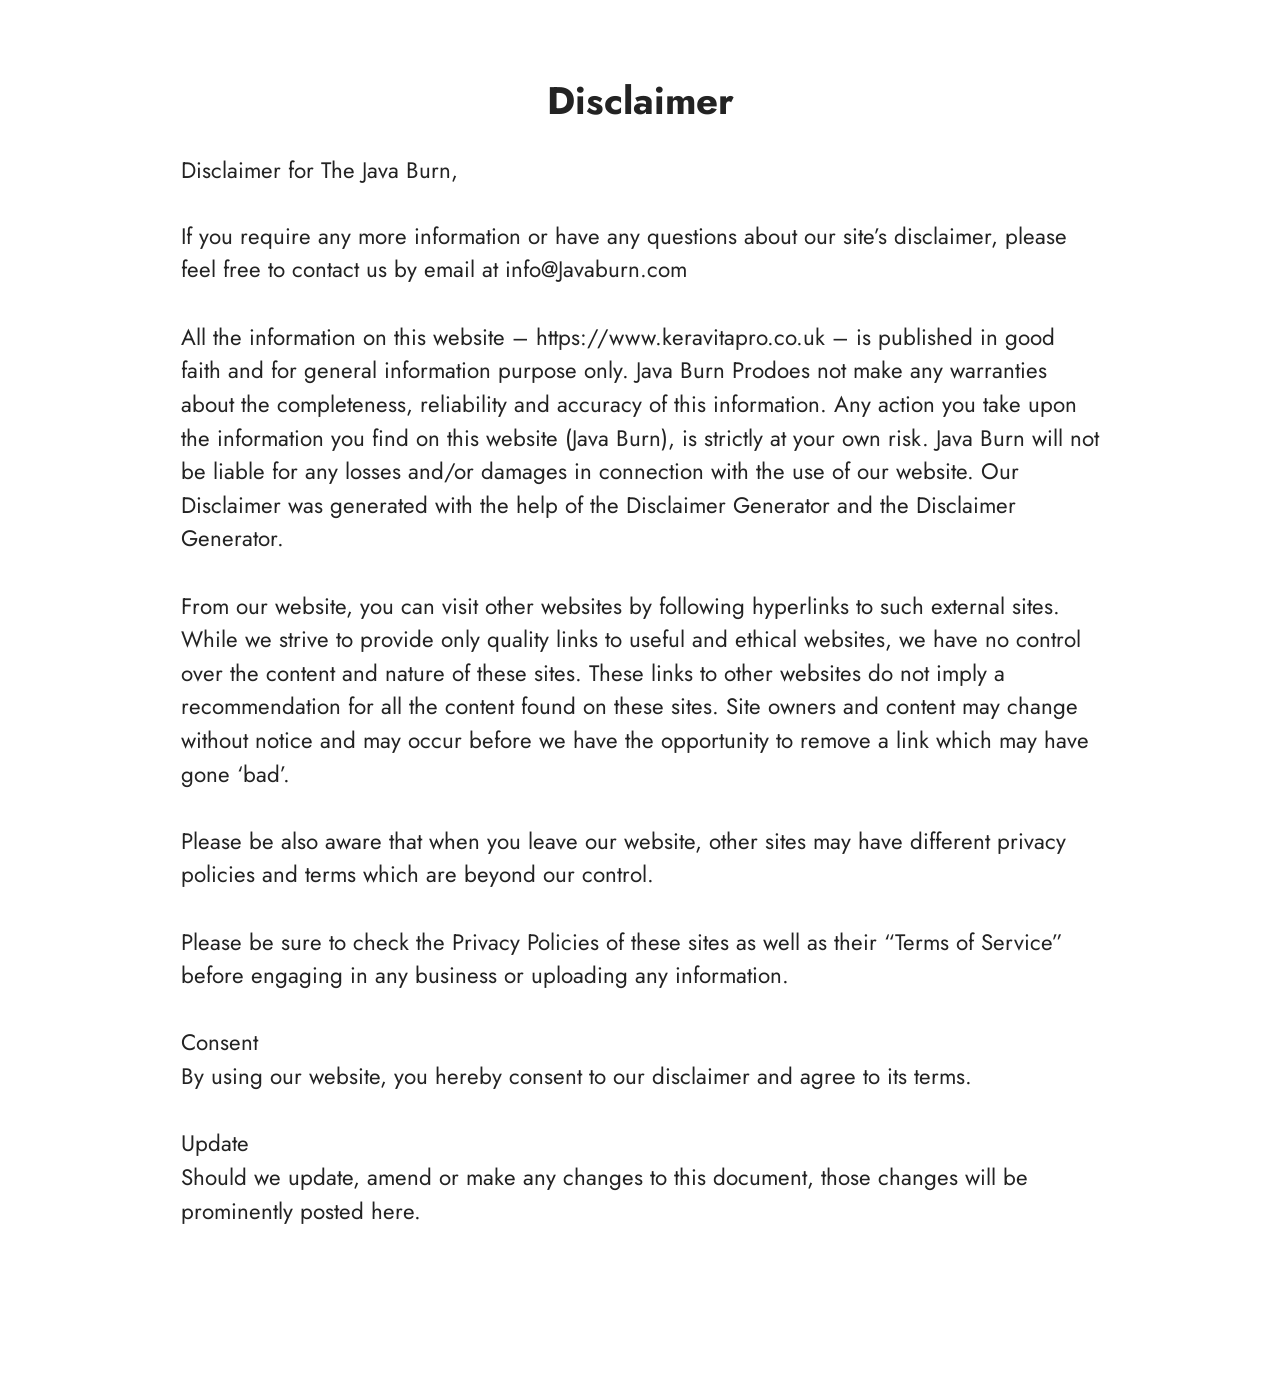
<file: Disclaimer.html>
<!DOCTYPE html>
<html  lang="en">
<head>
  <!-- Site made with Mobirise Website Builder v6.1.12, https://mobirise.com -->
  <meta charset="UTF-8">
  <meta http-equiv="X-UA-Compatible" content="IE=edge">
  <meta name="generator" content="Mobirise v6.1.12, mobirise.com">
  <meta name="viewport" content="width=device-width, initial-scale=1, minimum-scale=1">
  <link rel="shortcut icon" href="assets/images/jar-horsewood-1-128x122.png" type="image/x-icon">
  <meta name="description" content="Disclaimer For Java Burn">
  
  
  <title>Disclaimer</title>
  <link rel="stylesheet" href="assets/bootstrap/css/bootstrap.min.css">
  <link rel="stylesheet" href="assets/theme/css/style.css">
  <link rel="preload" href="https://fonts.googleapis.com/css?family=Jost:100,200,300,400,500,600,700,800,900,100i,200i,300i,400i,500i,600i,700i,800i,900i&display=swap" as="style" onload="this.onload=null;this.rel='stylesheet'">
  <noscript><link rel="stylesheet" href="https://fonts.googleapis.com/css?family=Jost:100,200,300,400,500,600,700,800,900,100i,200i,300i,400i,500i,600i,700i,800i,900i&display=swap"></noscript>
  <link rel="preload" as="style" href="assets/mobirise/css/mbr-additional.css?v=OukWPl"><link rel="stylesheet" href="assets/mobirise/css/mbr-additional.css?v=OukWPl" type="text/css">

  
  
  
</head>
<body>
  
  <section data-bs-version="5.1" class="content5 cid-tBuMj9hDkk" id="content5-1y">
    
    <div class="container">
        <div class="row justify-content-center">
            <div class="col-md-12 col-lg-10">
                <h3 class="mbr-section-title mbr-fonts-style mb-4 display-2">
                    <strong>Disclaimer</strong>
                </h3>
                <h4 class="mbr-section-subtitle mbr-fonts-style mb-4 display-5">Disclaimer for The Java Burn,</h4>
                <p class="mbr-text mbr-fonts-style display-7">If you require any more information or have any questions about our site’s disclaimer, please feel free to contact us by email at info@Javaburn.com
<br><br>All the information on this website – https://www.keravitapro.co.uk – is published in good faith and for general information purpose only. Java Burn Prodoes not make any warranties about the completeness, reliability and accuracy of this information. Any action you take upon the information you find on this website (Java Burn), is strictly at your own risk. Java Burn will not be liable for any losses and/or damages in connection with the use of our website. Our Disclaimer was generated with the help of the Disclaimer Generator and the Disclaimer Generator.
<br><br>From our website, you can visit other websites by following hyperlinks to such external sites. While we strive to provide only quality links to useful and ethical websites, we have no control over the content and nature of these sites. These links to other websites do not imply a recommendation for all the content found on these sites. Site owners and content may change without notice and may occur before we have the opportunity to remove a link which may have gone ‘bad’.
<br><br>Please be also aware that when you leave our website, other sites may have different privacy policies and terms which are beyond our control.<br><br>Please be sure to check the Privacy Policies of these sites as well as their “Terms of Service” before engaging in any business or uploading any information.
<br><br>Consent<br>By using our website, you hereby consent to our disclaimer and agree to its terms.<br><br>Update
<br>Should we update, amend or make any changes to this document, those changes will be prominently posted here.</p>
            </div>
        </div>
    </div>
</section><section class="display-7" style="padding: 0;align-items: center;justify-content: center;flex-wrap: wrap;    align-content: center;display: flex;position: relative;height: 4rem;"><a href="https://mobiri.se/4415116" style="flex: 1 1;height: 4rem;position: absolute;width: 100%;z-index: 1;"><img alt="" style="height: 4rem;" src="[data-uri]"></a><p style="margin: 0;text-align: center;" class="display-7">&#8204;</p><a style="z-index:1" href="https://mobirise.com">Mobirise </a></section><script src="assets/bootstrap/js/bootstrap.bundle.min.js"></script>  <script src="assets/smoothscroll/smooth-scroll.js"></script>  <script src="assets/ytplayer/index.js"></script>  <script src="assets/theme/js/script.js"></script>  
  
  
</body>
</html>
</file>
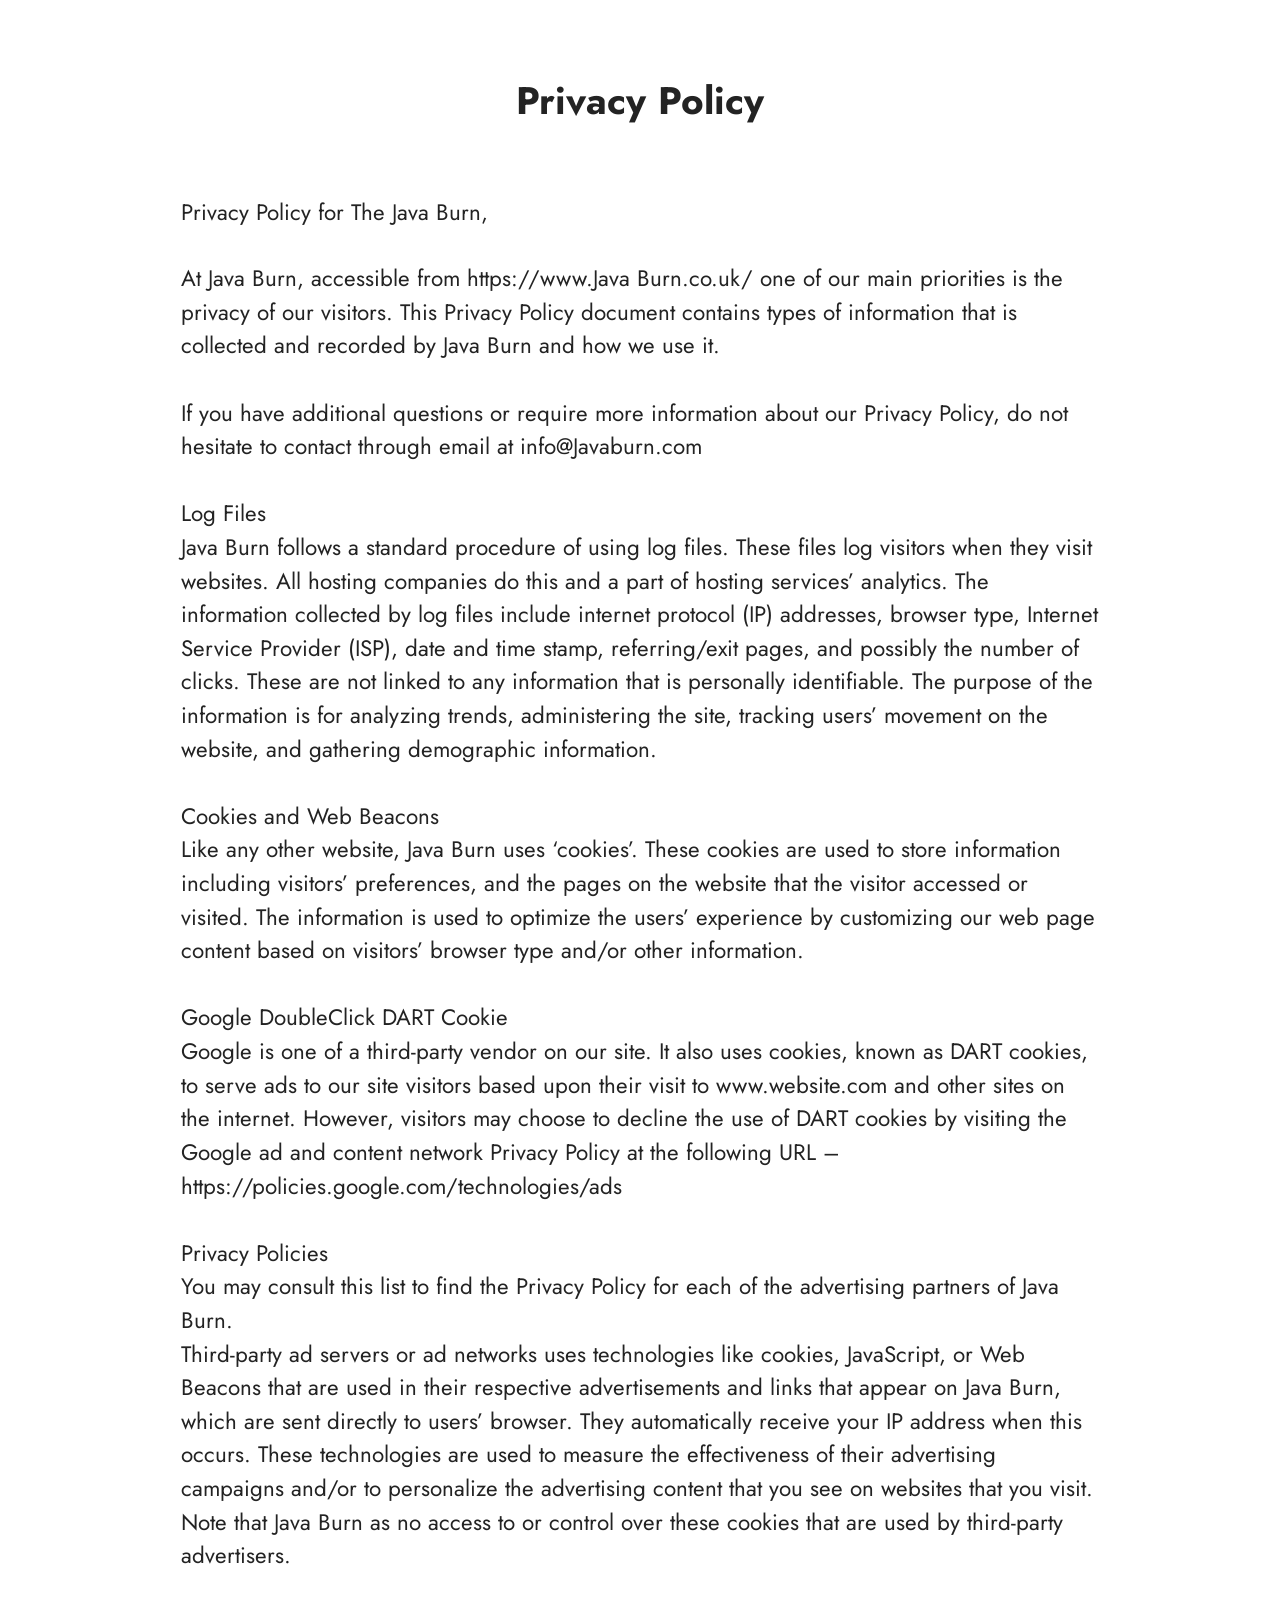
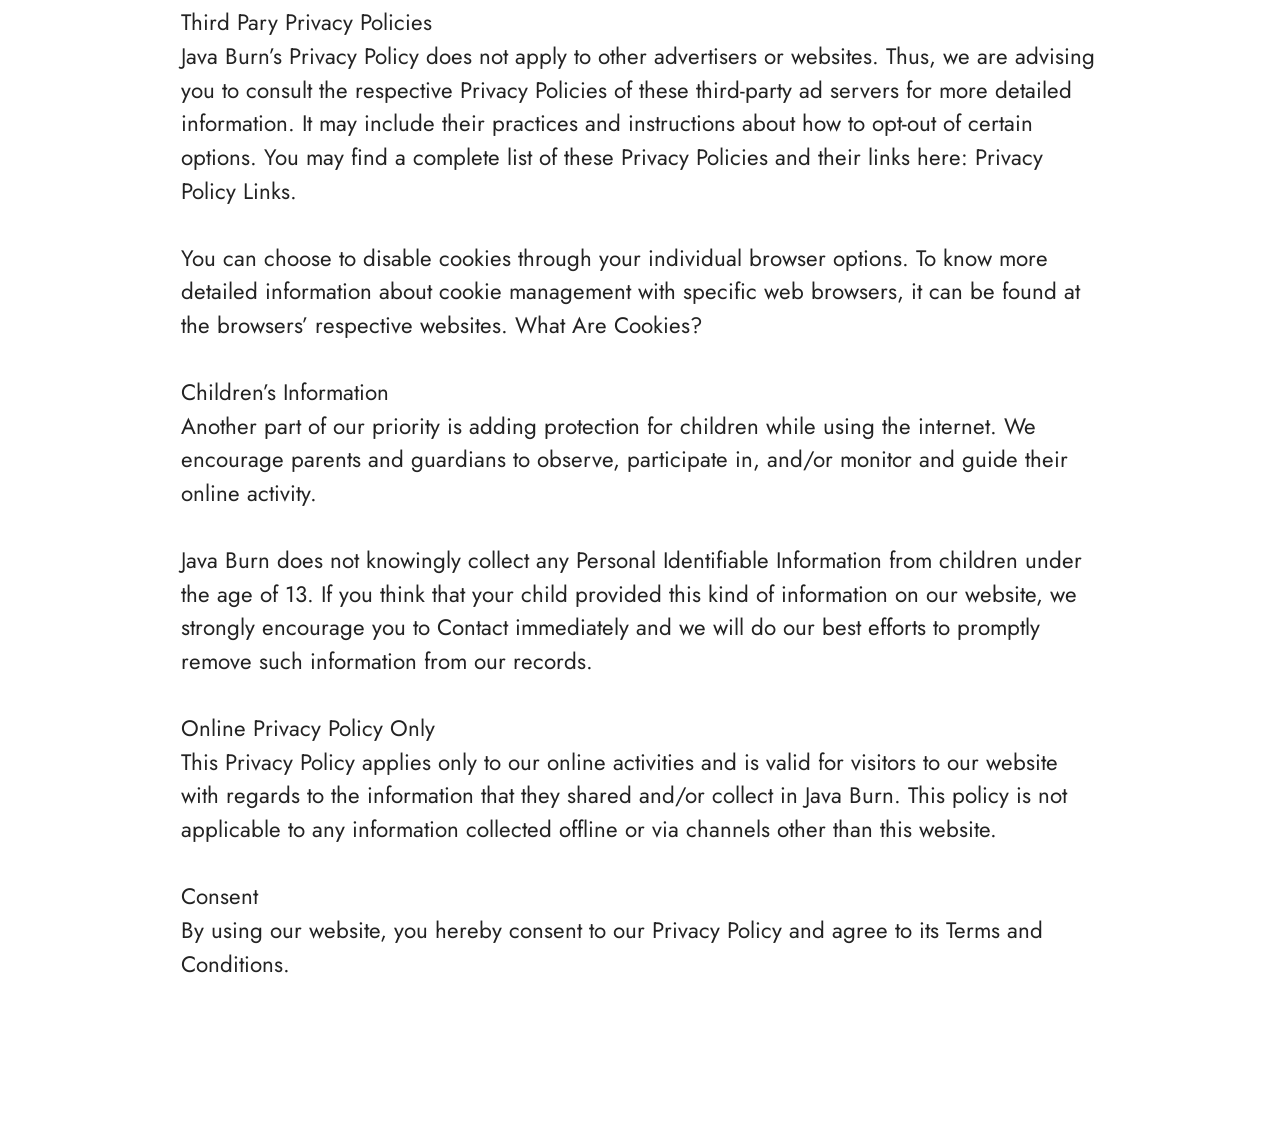
<file: privacy-policy.html>
<!DOCTYPE html>
<html  lang="en">
<head>
  <!-- Site made with Mobirise Website Builder v6.1.12, https://mobirise.com -->
  <meta charset="UTF-8">
  <meta http-equiv="X-UA-Compatible" content="IE=edge">
  <meta name="generator" content="Mobirise v6.1.12, mobirise.com">
  <meta name="viewport" content="width=device-width, initial-scale=1, minimum-scale=1">
  <link rel="shortcut icon" href="assets/images/jar-horsewood-1-128x122.png" type="image/x-icon">
  <meta name="description" content="Privacy Policy For  Java Burn">
  
  
  <title>Privacy Policy</title>
  <link rel="stylesheet" href="assets/bootstrap/css/bootstrap.min.css">
  <link rel="stylesheet" href="assets/theme/css/style.css">
  <link rel="preload" href="https://fonts.googleapis.com/css?family=Jost:100,200,300,400,500,600,700,800,900,100i,200i,300i,400i,500i,600i,700i,800i,900i&display=swap" as="style" onload="this.onload=null;this.rel='stylesheet'">
  <noscript><link rel="stylesheet" href="https://fonts.googleapis.com/css?family=Jost:100,200,300,400,500,600,700,800,900,100i,200i,300i,400i,500i,600i,700i,800i,900i&display=swap"></noscript>
  <link rel="preload" as="style" href="assets/mobirise/css/mbr-additional.css?v=i3p9ee"><link rel="stylesheet" href="assets/mobirise/css/mbr-additional.css?v=i3p9ee" type="text/css">

  
  
  
</head>
<body>
  
  <section data-bs-version="5.1" class="content5 cid-tBuMPzdHFY" id="content5-1z">
    
    <div class="container">
        <div class="row justify-content-center">
            <div class="col-md-12 col-lg-10">
                <h3 class="mbr-section-title mbr-fonts-style mb-4 display-2"><strong>Privacy Policy
</strong><div><strong><br></strong></div></h3>
                <h4 class="mbr-section-subtitle mbr-fonts-style mb-4 display-5">Privacy Policy for The Java Burn,</h4>
                <p class="mbr-text mbr-fonts-style display-7">At Java Burn, accessible from https://www.Java Burn.co.uk/ one of our main priorities is the privacy of our visitors. This Privacy Policy document contains types of information that is collected and recorded by Java Burn and how we use it.
<br>
<br>If you have additional questions or require more information about our Privacy Policy, do not hesitate to contact through email at info@Javaburn.com
<br>
<br>Log Files
<br>Java Burn follows a standard procedure of using log files. These files log visitors when they visit websites. All hosting companies do this and a part of hosting services’ analytics. The information collected by log files include internet protocol (IP) addresses, browser type, Internet Service Provider (ISP), date and time stamp, referring/exit pages, and possibly the number of clicks. These are not linked to any information that is personally identifiable. The purpose of the information is for analyzing trends, administering the site, tracking users’ movement on the website, and gathering demographic information.
<br>
<br>Cookies and Web Beacons
<br>Like any other website, Java Burn uses ‘cookies’. These cookies are used to store information including visitors’ preferences, and the pages on the website that the visitor accessed or visited. The information is used to optimize the users’ experience by customizing our web page content based on visitors’ browser type and/or other information.
<br>
<br>Google DoubleClick DART Cookie
<br>Google is one of a third-party vendor on our site. It also uses cookies, known as DART cookies, to serve ads to our site visitors based upon their visit to www.website.com and other sites on the internet. However, visitors may choose to decline the use of DART cookies by visiting the Google ad and content network Privacy Policy at the following URL – https://policies.google.com/technologies/ads
<br>
<br>Privacy Policies
<br>You may consult this list to find the Privacy Policy for each of the advertising partners of Java Burn.
<br>Third-party ad servers or ad networks uses technologies like cookies, JavaScript, or Web Beacons that are used in their respective advertisements and links that appear on Java Burn, which are sent directly to users’ browser. They automatically receive your IP address when this occurs. These technologies are used to measure the effectiveness of their advertising campaigns and/or to personalize the advertising content that you see on websites that you visit.
<br>Note that Java Burn as no access to or control over these cookies that are used by third-party advertisers.
<br>
<br>Third Pary Privacy Policies
<br>Java Burn’s Privacy Policy does not apply to other advertisers or websites. Thus, we are advising you to consult the respective Privacy Policies of these third-party ad servers for more detailed information. It may include their practices and instructions about how to opt-out of certain options. You may find a complete list of these Privacy Policies and their links here: Privacy Policy Links.
<br>
<br>You can choose to disable cookies through your individual browser options. To know more detailed information about cookie management with specific web browsers, it can be found at the browsers’ respective websites. What Are Cookies?
<br>
<br>Children’s Information
<br>Another part of our priority is adding protection for children while using the internet. We encourage parents and guardians to observe, participate in, and/or monitor and guide their online activity.
<br>
<br>Java Burn does not knowingly collect any Personal Identifiable Information from children under the age of 13. If you think that your child provided this kind of information on our website, we strongly encourage you to Contact immediately and we will do our best efforts to promptly remove such information from our records.
<br>
<br>Online Privacy Policy Only
<br>This Privacy Policy applies only to our online activities and is valid for visitors to our website with regards to the information that they shared and/or collect in Java Burn. This policy is not applicable to any information collected offline or via channels other than this website.
<br>
<br>Consent
<br>By using our website, you hereby consent to our Privacy Policy and agree to its Terms and Conditions.</p>
            </div>
        </div>
    </div>
</section><section class="display-7" style="padding: 0;align-items: center;justify-content: center;flex-wrap: wrap;    align-content: center;display: flex;position: relative;height: 4rem;"><a href="https://mobiri.se/4415116" style="flex: 1 1;height: 4rem;position: absolute;width: 100%;z-index: 1;"><img alt="" style="height: 4rem;" src="[data-uri]"></a><p style="margin: 0;text-align: center;" class="display-7">&#8204;</p><a style="z-index:1" href="https://mobirise.com/drag-drop-website-builder.html">Drag and Drop Website Builder</a></section><script src="assets/bootstrap/js/bootstrap.bundle.min.js"></script>  <script src="assets/smoothscroll/smooth-scroll.js"></script>  <script src="assets/ytplayer/index.js"></script>  <script src="assets/theme/js/script.js"></script>  
  
  
</body>
</html>
</file>
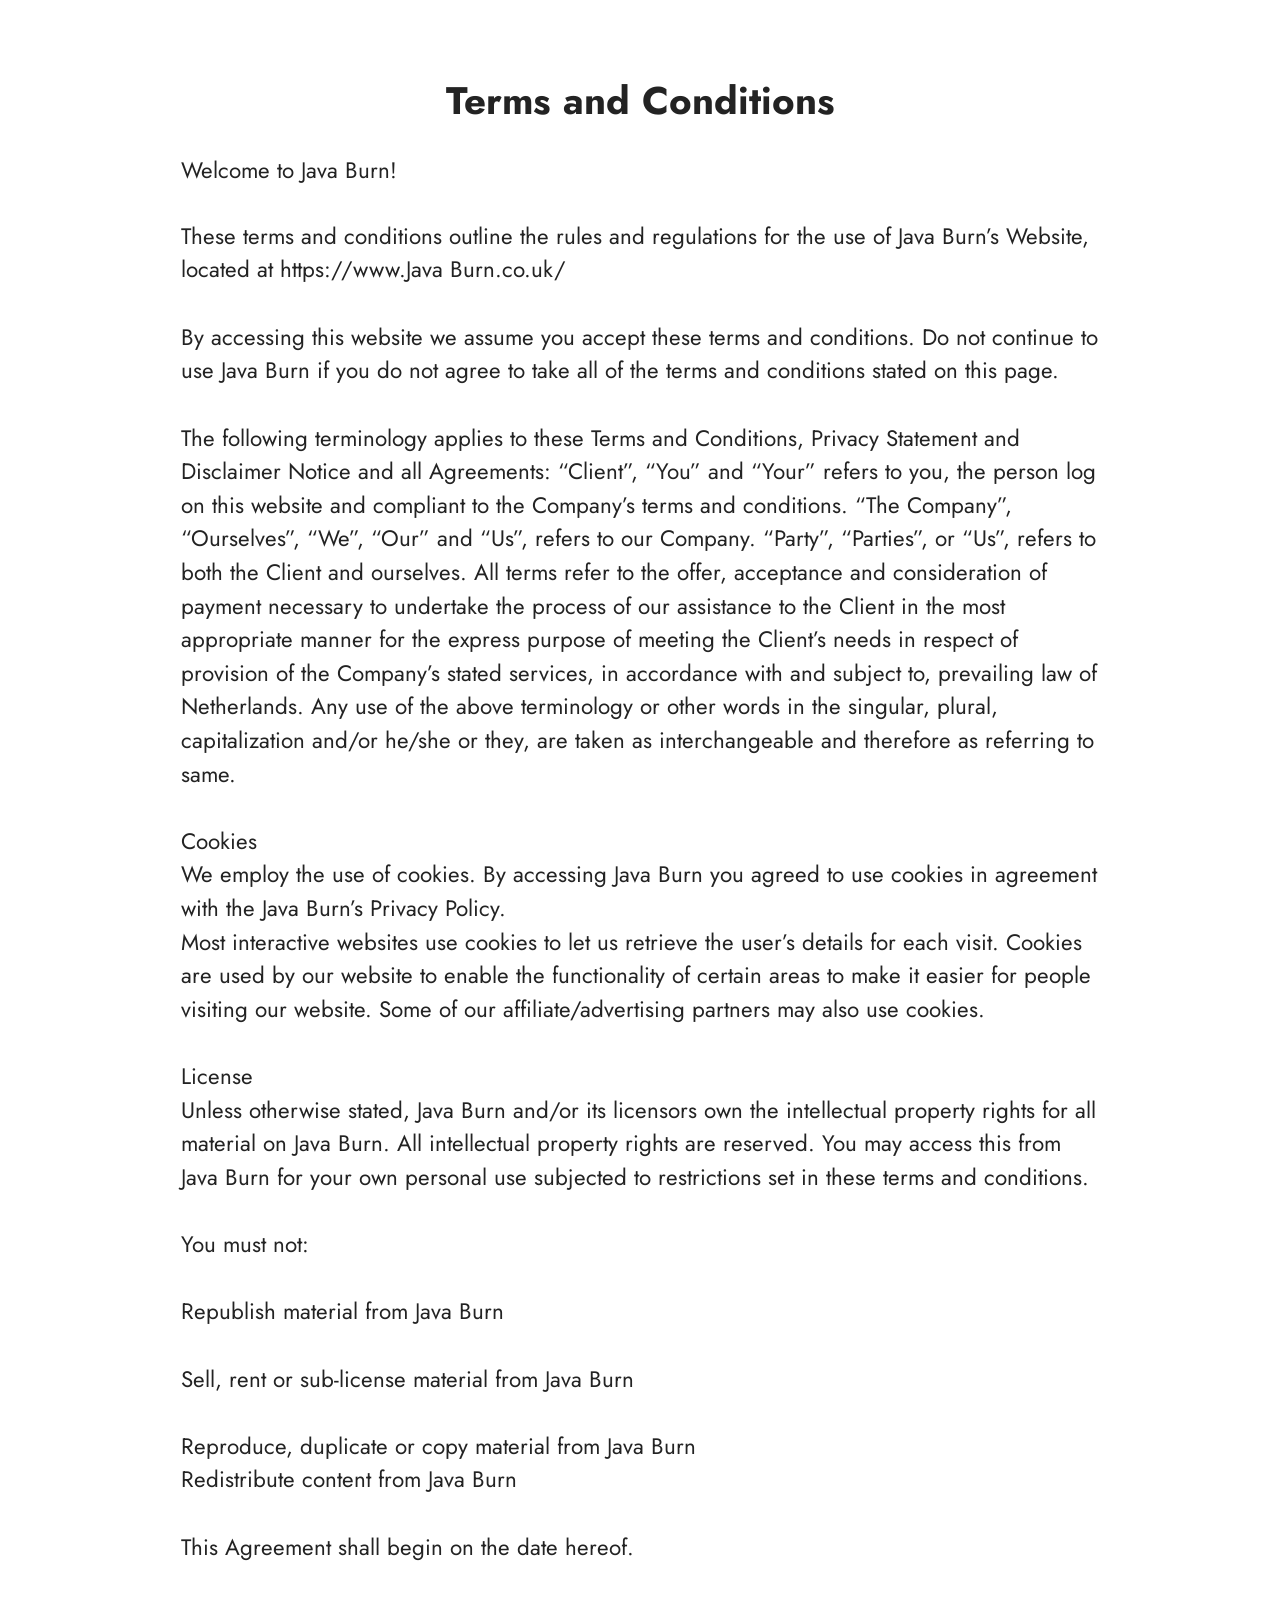
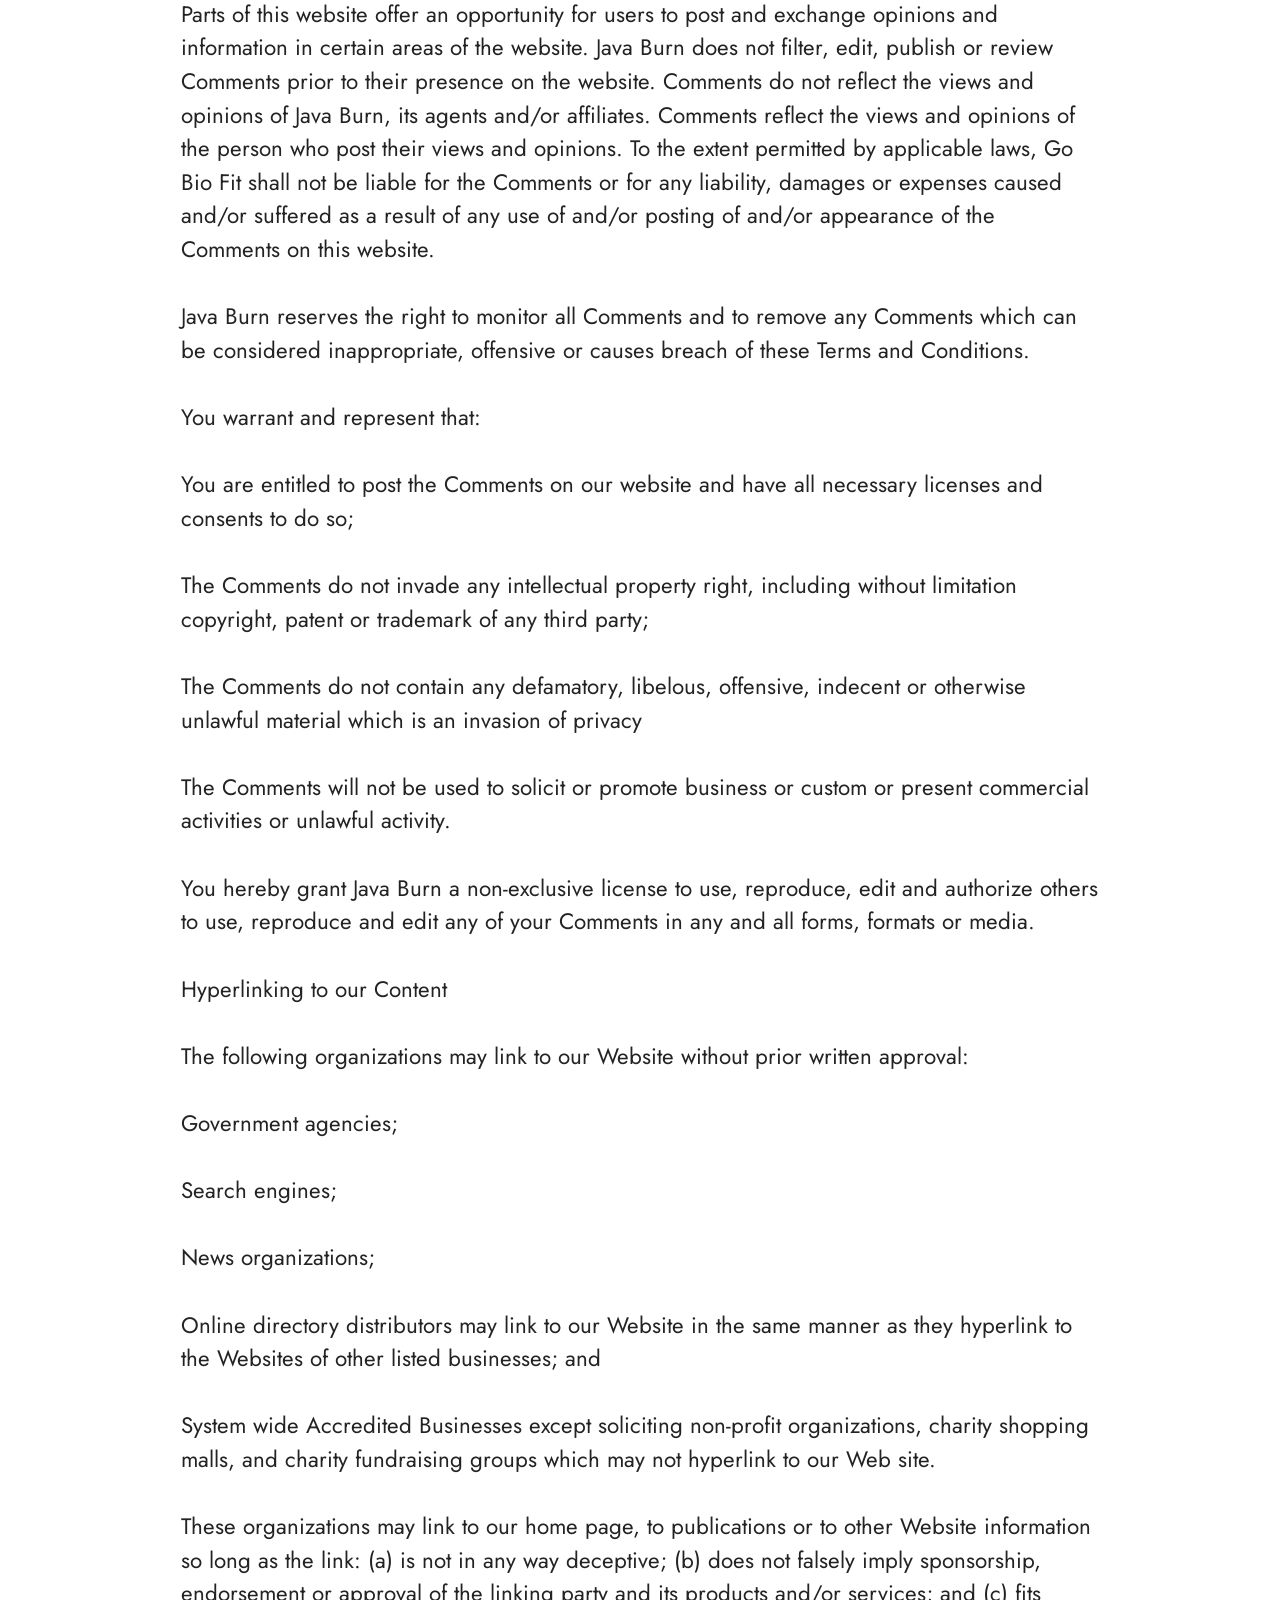
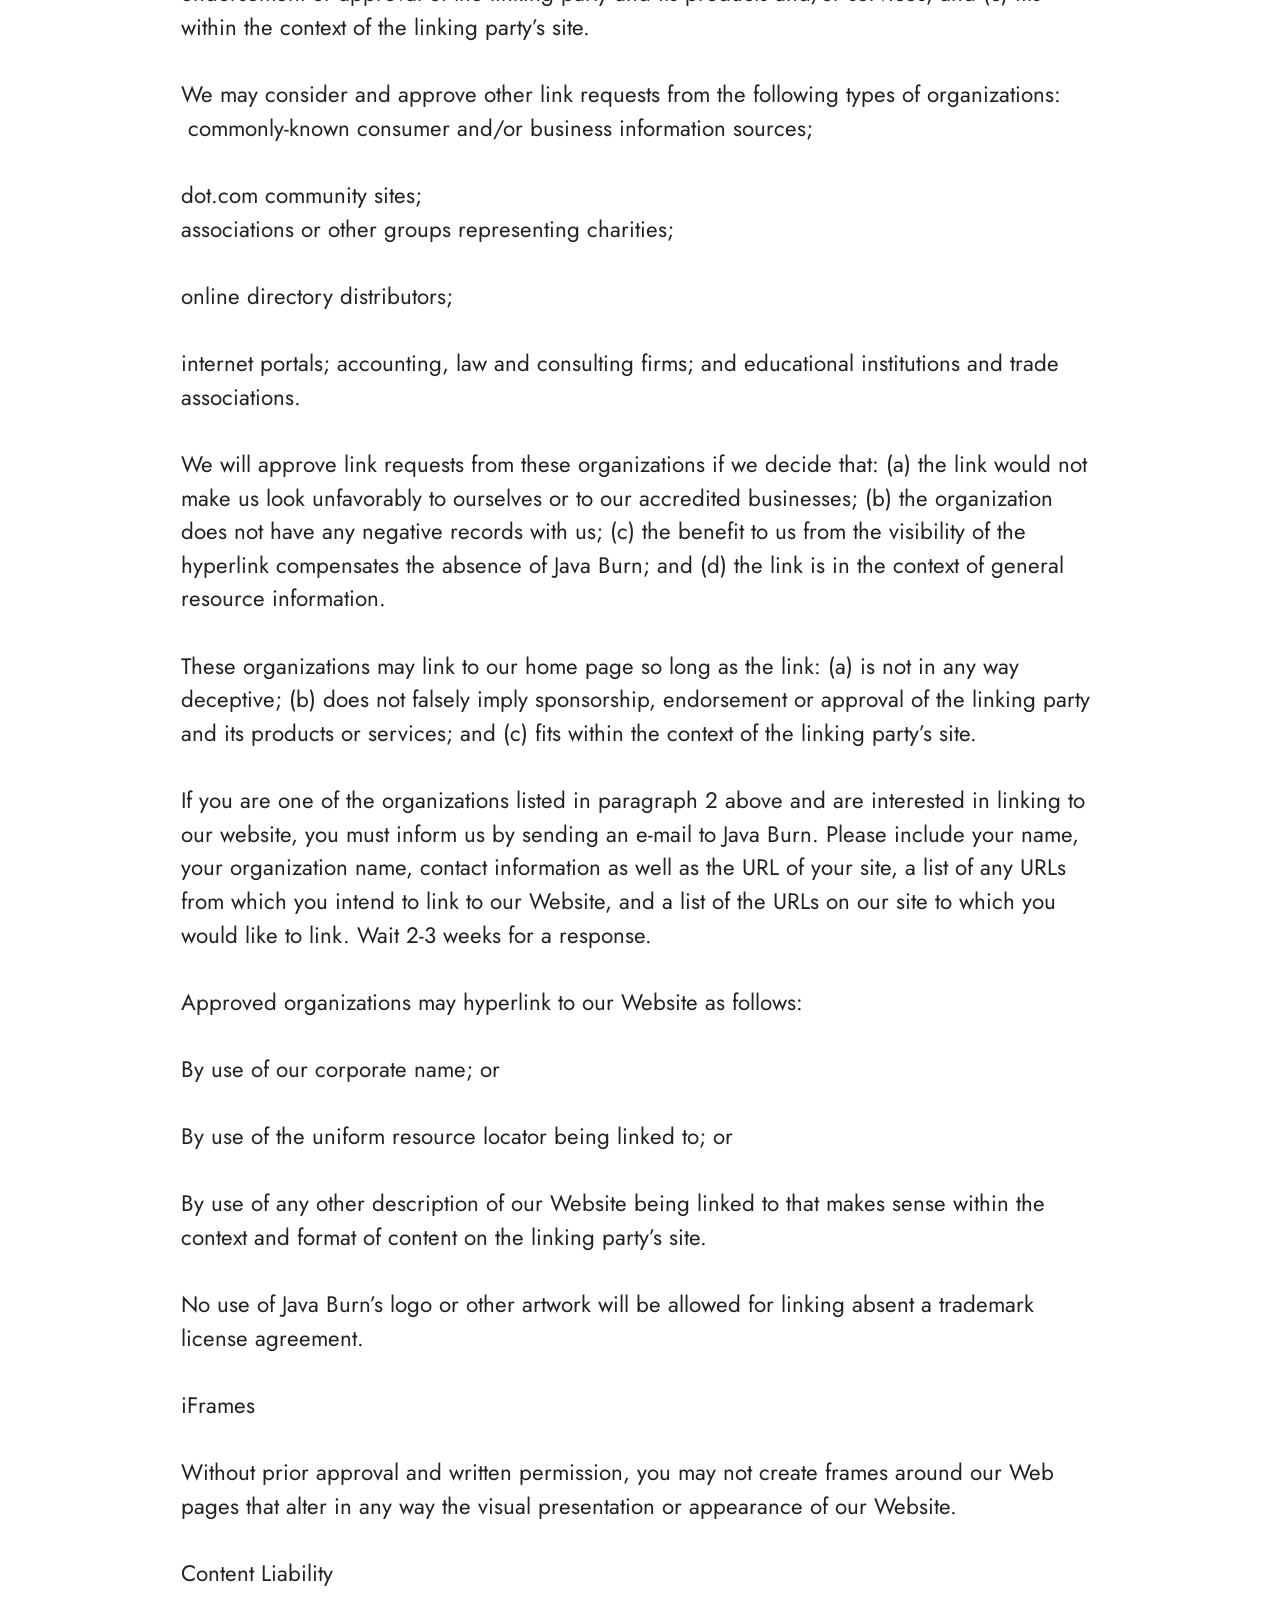
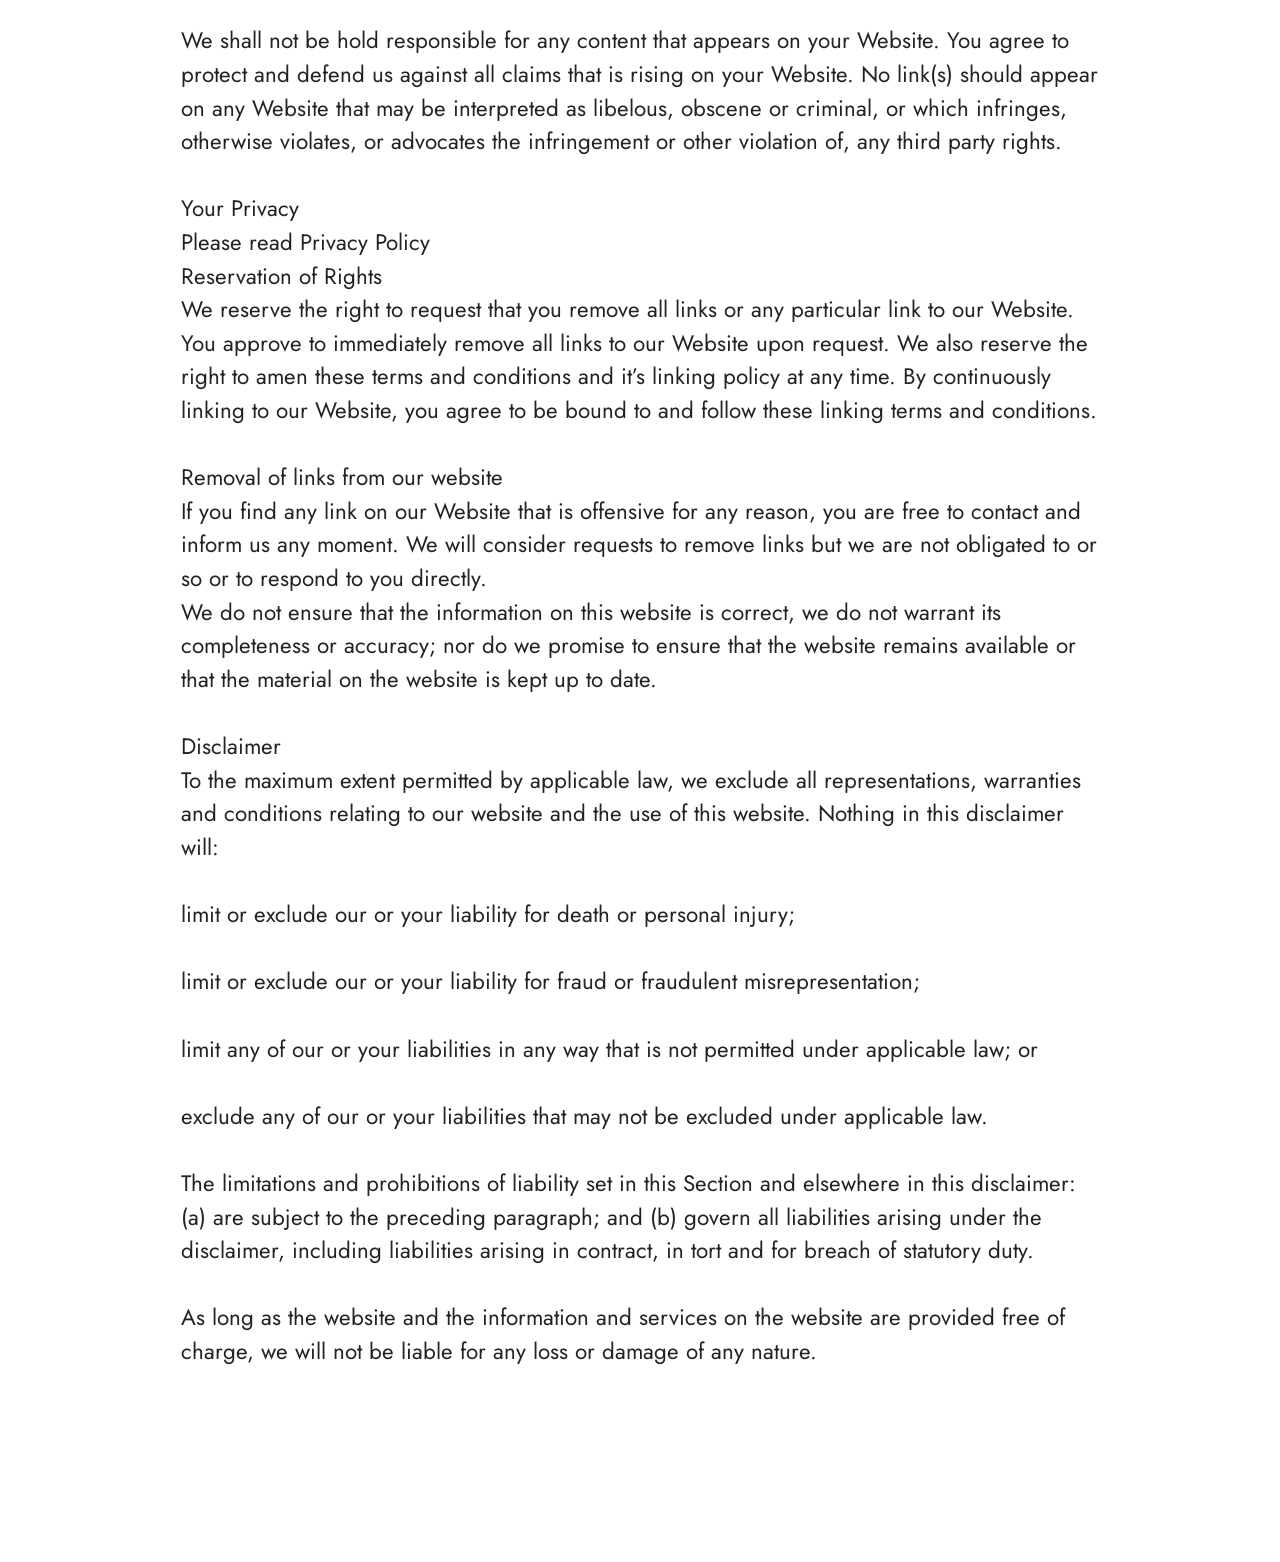
<file: Terms.html>
<!DOCTYPE html>
<html  lang="en">
<head>
  <!-- Site made with Mobirise Website Builder v6.1.12, https://mobirise.com -->
  <meta charset="UTF-8">
  <meta http-equiv="X-UA-Compatible" content="IE=edge">
  <meta name="generator" content="Mobirise v6.1.12, mobirise.com">
  <meta name="viewport" content="width=device-width, initial-scale=1, minimum-scale=1">
  <link rel="shortcut icon" href="assets/images/jar-horsewood-1-128x122.png" type="image/x-icon">
  <meta name="description" content="Terms for Java Burn">
  
  
  <title>Terms</title>
  <link rel="stylesheet" href="assets/bootstrap/css/bootstrap.min.css">
  <link rel="stylesheet" href="assets/theme/css/style.css">
  <link rel="preload" href="https://fonts.googleapis.com/css?family=Jost:100,200,300,400,500,600,700,800,900,100i,200i,300i,400i,500i,600i,700i,800i,900i&display=swap" as="style" onload="this.onload=null;this.rel='stylesheet'">
  <noscript><link rel="stylesheet" href="https://fonts.googleapis.com/css?family=Jost:100,200,300,400,500,600,700,800,900,100i,200i,300i,400i,500i,600i,700i,800i,900i&display=swap"></noscript>
  <link rel="preload" as="style" href="assets/mobirise/css/mbr-additional.css?v=SYX7KV"><link rel="stylesheet" href="assets/mobirise/css/mbr-additional.css?v=SYX7KV" type="text/css">

  
  
  
</head>
<body>
  
  <section data-bs-version="5.1" class="content5 cid-tBuOj1XZ1f" id="content5-20">
    
    <div class="container">
        <div class="row justify-content-center">
            <div class="col-md-12 col-lg-10">
                <h3 class="mbr-section-title mbr-fonts-style mb-4 display-2"><strong>Terms and Conditions</strong></h3>
                <h4 class="mbr-section-subtitle mbr-fonts-style mb-4 display-5">Welcome to Java Burn!</h4>
                <p class="mbr-text mbr-fonts-style display-7">These terms and conditions outline the rules and regulations for the use of Java Burn’s Website, located at https://www.Java Burn.co.uk/
<br>
<br>By accessing this website we assume you accept these terms and conditions. Do not continue to use Java Burn if you do not agree to take all of the terms and conditions stated on this page.
<br><br>The following terminology applies to these Terms and Conditions, Privacy Statement and Disclaimer Notice and all Agreements: “Client”, “You” and “Your” refers to you, the person log on this website and compliant to the Company’s terms and conditions. “The Company”, “Ourselves”, “We”, “Our” and “Us”, refers to our Company. “Party”, “Parties”, or “Us”, refers to both the Client and ourselves. All terms refer to the offer, acceptance and consideration of payment necessary to undertake the process of our assistance to the Client in the most appropriate manner for the express purpose of meeting the Client’s needs in respect of provision of the Company’s stated services, in accordance with and subject to, prevailing law of Netherlands. Any use of the above terminology or other words in the singular, plural, capitalization and/or he/she or they, are taken as interchangeable and therefore as referring to same.
<br><br>Cookies<br>We employ the use of cookies. By accessing Java Burn you agreed to use cookies in agreement with the Java Burn’s Privacy Policy.<br>Most interactive websites use cookies to let us retrieve the user’s details for each visit. Cookies are used by our website to enable the functionality of certain areas to make it easier for people visiting our website. Some of our affiliate/advertising partners may also use cookies.
<br><br>License
<br>Unless otherwise stated, Java Burn and/or its licensors own the intellectual property rights for all material on Java Burn. All intellectual property rights are reserved. You may access this from Java Burn for your own personal use subjected to restrictions set in these terms and conditions.
<br><br>You must not:
<br><br>Republish material from Java Burn
<br>
<br>Sell, rent or sub-license material from Java Burn
<br><br>Reproduce, duplicate or copy material from Java Burn<br>Redistribute content from Java Burn
<br><br>This Agreement shall begin on the date hereof.
<br><br>Parts of this website offer an opportunity for users to post and exchange opinions and information in certain areas of the website. Java Burn does not filter, edit, publish or review Comments prior to their presence on the website. Comments do not reflect the views and opinions of Java Burn, its agents and/or affiliates. Comments reflect the views and opinions of the person who post their views and opinions. To the extent permitted by applicable laws, Go Bio Fit shall not be liable for the Comments or for any liability, damages or expenses caused and/or suffered as a result of any use of and/or posting of and/or appearance of the Comments on this website.
<br>
<br>Java Burn reserves the right to monitor all Comments and to remove any Comments which can be considered inappropriate, offensive or causes breach of these Terms and Conditions.
<br><br>You warrant and represent that:
<br>
<br>You are entitled to post the Comments on our website and have all necessary licenses and consents to do so;<br><br>The Comments do not invade any intellectual property right, including without limitation copyright, patent or trademark of any third party;
<br><br>The Comments do not contain any defamatory, libelous, offensive, indecent or otherwise unlawful material which is an invasion of privacy
<br><br>The Comments will not be used to solicit or promote business or custom or present commercial activities or unlawful activity.
<br><br>You hereby grant Java Burn a non-exclusive license to use, reproduce, edit and authorize others to use, reproduce and edit any of your Comments in any and all forms, formats or media.
<br><br>Hyperlinking to our Content
<br><br>The following organizations may link to our Website without prior written approval:
<br><br>Government agencies;
<br>
<br>Search engines;
<br><br>News organizations;
<br><br>Online directory distributors may link to our Website in the same manner as they hyperlink to the Websites of other listed businesses; and
<br><br>System wide Accredited Businesses except soliciting non-profit organizations, charity shopping malls, and charity fundraising groups which may not hyperlink to our Web site.
<br><br>These organizations may link to our home page, to publications or to other Website information so long as the link: (a) is not in any way deceptive; (b) does not falsely imply sponsorship, endorsement or approval of the linking party and its products and/or services; and (c) fits within the context of the linking party’s site.
<br><br>We may consider and approve other link requests from the following types of organizations:
<br>&nbsp;commonly-known consumer and/or business information sources;
<br><br>dot.com community sites;
<br>associations or other groups representing charities;<br><br>online directory distributors;
<br><br>internet portals; accounting, law and consulting firms; and educational institutions and trade associations.
<br>
<br>We will approve link requests from these organizations if we decide that: (a) the link would not make us look unfavorably to ourselves or to our accredited businesses; (b) the organization does not have any negative records with us; (c) the benefit to us from the visibility of the hyperlink compensates the absence of Java Burn; and (d) the link is in the context of general resource information.
<br><br>These organizations may link to our home page so long as the link: (a) is not in any way deceptive; (b) does not falsely imply sponsorship, endorsement or approval of the linking party and its products or services; and (c) fits within the context of the linking party’s site.
<br>
<br>If you are one of the organizations listed in paragraph 2 above and are interested in linking to our website, you must inform us by sending an e-mail to Java Burn. Please include your name, your organization name, contact information as well as the URL of your site, a list of any URLs from which you intend to link to our Website, and a list of the URLs on our site to which you would like to link. Wait 2-3 weeks for a response.
<br><br>Approved organizations may hyperlink to our Website as follows:
<br><br>By use of our corporate name; or
<br><br>By use of the uniform resource locator being linked to; or
<br><br>By use of any other description of our Website being linked to that makes sense within the context and format of content on the linking party’s site.
<br><br>No use of Java Burn’s logo or other artwork will be allowed for linking absent a trademark license agreement.
<br><br>iFrames
<br><br>Without prior approval and written permission, you may not create frames around our Web pages that alter in any way the visual presentation or appearance of our Website.
<br><br>Content Liability
<br><br>We shall not be hold responsible for any content that appears on your Website. You agree to protect and defend us against all claims that is rising on your Website. No link(s) should appear on any Website that may be interpreted as libelous, obscene or criminal, or which infringes, otherwise violates, or advocates the infringement or other violation of, any third party rights.
<br>
<br>Your Privacy
<br>Please read Privacy Policy<br>Reservation of Rights<br>We reserve the right to request that you remove all links or any particular link to our Website. You approve to immediately remove all links to our Website upon request. We also reserve the right to amen these terms and conditions and it’s linking policy at any time. By continuously linking to our Website, you agree to be bound to and follow these linking terms and conditions.
<br><br>Removal of links from our website<br>If you find any link on our Website that is offensive for any reason, you are free to contact and inform us any moment. We will consider requests to remove links but we are not obligated to or so or to respond to you directly.
<br>We do not ensure that the information on this website is correct, we do not warrant its completeness or accuracy; nor do we promise to ensure that the website remains available or that the material on the website is kept up to date.
<br><br>Disclaimer<br>To the maximum extent permitted by applicable law, we exclude all representations, warranties and conditions relating to our website and the use of this website. Nothing in this disclaimer will:
<br>
<br>limit or exclude our or your liability for death or personal injury;
<br><br>limit or exclude our or your liability for fraud or fraudulent misrepresentation;
<br><br>limit any of our or your liabilities in any way that is not permitted under applicable law; or
<br>
<br>exclude any of our or your liabilities that may not be excluded under applicable law.
<br><br>The limitations and prohibitions of liability set in this Section and elsewhere in this disclaimer: (a) are subject to the preceding paragraph; and (b) govern all liabilities arising under the disclaimer, including liabilities arising in contract, in tort and for breach of statutory duty.
<br>
<br>As long as the website and the information and services on the website are provided free of charge, we will not be liable for any loss or damage of any nature.<br><br></p>
            </div>
        </div>
    </div>
</section><section class="display-7" style="padding: 0;align-items: center;justify-content: center;flex-wrap: wrap;    align-content: center;display: flex;position: relative;height: 4rem;"><a href="https://mobiri.se/4415116" style="flex: 1 1;height: 4rem;position: absolute;width: 100%;z-index: 1;"><img alt="" style="height: 4rem;" src="[data-uri]"></a><p style="margin: 0;text-align: center;" class="display-7">&#8204;</p><a style="z-index:1" href="https://mobirise.com/drag-drop-website-builder.html">Drag and Drop Website Builder</a></section><script src="assets/bootstrap/js/bootstrap.bundle.min.js"></script>  <script src="assets/smoothscroll/smooth-scroll.js"></script>  <script src="assets/ytplayer/index.js"></script>  <script src="assets/theme/js/script.js"></script>  
  
  
</body>
</html>
</file>
<file: assets/web/assets/mobirise-icons2/mobirise2.css>
@font-face {
  font-family: 'Moririse2';
  font-display: swap;
  src:  url('mobirise2.eot?f2bix4');
  src:  url('mobirise2.eot?f2bix4#iefix') format('embedded-opentype'),
    url('mobirise2.woff2?f2bix4') format('woff2'),
    url('mobirise2.woff?f2bix4') format('woff'),
    url('mobirise2.ttf?f2bix4') format('truetype'),
    url('mobirise2.svg?f2bix4#mobirise2') format('svg');
  font-weight: normal;
  font-style: normal;
}

[class^="mobi-"], [class*=" mobi-"] {
  /* use !important to prevent issues with browser extensions that change fonts */
  font-family: 'Moririse2' !important;
  speak: none;
  font-style: normal;
  font-weight: normal;
  font-variant: normal;
  text-transform: none;
  line-height: 1;

  /* Better Font Rendering =========== */
  -webkit-font-smoothing: antialiased;
  -moz-osx-font-smoothing: grayscale;
}

.mobi-mbri-add-submenu:before {
  content: "\e900";
}
.mobi-mbri-alert:before {
  content: "\e901";
}
.mobi-mbri-align-center:before {
  content: "\e902";
}
.mobi-mbri-align-justify:before {
  content: "\e903";
}
.mobi-mbri-align-left:before {
  content: "\e904";
}
.mobi-mbri-align-right:before {
  content: "\e905";
}
.mobi-mbri-android:before {
  content: "\e906";
}
.mobi-mbri-apple:before {
  content: "\e907";
}
.mobi-mbri-arrow-down:before {
  content: "\e908";
}
.mobi-mbri-arrow-next:before {
  content: "\e909";
}
.mobi-mbri-arrow-prev:before {
  content: "\e90a";
}
.mobi-mbri-arrow-up:before {
  content: "\e90b";
}
.mobi-mbri-bold:before {
  content: "\e90c";
}
.mobi-mbri-bookmark:before {
  content: "\e90d";
}
.mobi-mbri-bootstrap:before {
  content: "\e90e";
}
.mobi-mbri-briefcase:before {
  content: "\e90f";
}
.mobi-mbri-browse:before {
  content: "\e910";
}
.mobi-mbri-bulleted-list:before {
  content: "\e911";
}
.mobi-mbri-calendar:before {
  content: "\e912";
}
.mobi-mbri-camera:before {
  content: "\e913";
}
.mobi-mbri-cart-add:before {
  content: "\e914";
}
.mobi-mbri-cart-full:before {
  content: "\e915";
}
.mobi-mbri-cash:before {
  content: "\e916";
}
.mobi-mbri-change-style:before {
  content: "\e917";
}
.mobi-mbri-chat:before {
  content: "\e918";
}
.mobi-mbri-clock:before {
  content: "\e919";
}
.mobi-mbri-close:before {
  content: "\e91a";
}
.mobi-mbri-cloud:before {
  content: "\e91b";
}
.mobi-mbri-code:before {
  content: "\e91c";
}
.mobi-mbri-contact-form:before {
  content: "\e91d";
}
.mobi-mbri-credit-card:before {
  content: "\e91e";
}
.mobi-mbri-cursor-click:before {
  content: "\e91f";
}
.mobi-mbri-cust-feedback:before {
  content: "\e920";
}
.mobi-mbri-database:before {
  content: "\e921";
}
.mobi-mbri-delivery:before {
  content: "\e922";
}
.mobi-mbri-desktop:before {
  content: "\e923";
}
.mobi-mbri-devices:before {
  content: "\e924";
}
.mobi-mbri-down:before {
  content: "\e925";
}
.mobi-mbri-download-2:before {
  content: "\e926";
}
.mobi-mbri-download:before {
  content: "\e927";
}
.mobi-mbri-drag-n-drop-2:before {
  content: "\e928";
}
.mobi-mbri-drag-n-drop:before {
  content: "\e929";
}
.mobi-mbri-edit-2:before {
  content: "\e92a";
}
.mobi-mbri-edit:before {
  content: "\e92b";
}
.mobi-mbri-error:before {
  content: "\e92c";
}
.mobi-mbri-extension:before {
  content: "\e92d";
}
.mobi-mbri-features:before {
  content: "\e92e";
}
.mobi-mbri-file:before {
  content: "\e92f";
}
.mobi-mbri-flag:before {
  content: "\e930";
}
.mobi-mbri-folder:before {
  content: "\e931";
}
.mobi-mbri-gift:before {
  content: "\e932";
}
.mobi-mbri-github:before {
  content: "\e933";
}
.mobi-mbri-globe-2:before {
  content: "\e934";
}
.mobi-mbri-globe:before {
  content: "\e935";
}
.mobi-mbri-growing-chart:before {
  content: "\e936";
}
.mobi-mbri-hearth:before {
  content: "\e937";
}
.mobi-mbri-help:before {
  content: "\e938";
}
.mobi-mbri-home:before {
  content: "\e939";
}
.mobi-mbri-hot-cup:before {
  content: "\e93a";
}
.mobi-mbri-idea:before {
  content: "\e93b";
}
.mobi-mbri-image-gallery:before {
  content: "\e93c";
}
.mobi-mbri-image-slider:before {
  content: "\e93d";
}
.mobi-mbri-info:before {
  content: "\e93e";
}
.mobi-mbri-italic:before {
  content: "\e93f";
}
.mobi-mbri-key:before {
  content: "\e940";
}
.mobi-mbri-laptop:before {
  content: "\e941";
}
.mobi-mbri-layers:before {
  content: "\e942";
}
.mobi-mbri-left-right:before {
  content: "\e943";
}
.mobi-mbri-left:before {
  content: "\e944";
}
.mobi-mbri-letter:before {
  content: "\e945";
}
.mobi-mbri-like:before {
  content: "\e946";
}
.mobi-mbri-link:before {
  content: "\e947";
}
.mobi-mbri-lock:before {
  content: "\e948";
}
.mobi-mbri-login:before {
  content: "\e949";
}
.mobi-mbri-logout:before {
  content: "\e94a";
}
.mobi-mbri-magic-stick:before {
  content: "\e94b";
}
.mobi-mbri-map-pin:before {
  content: "\e94c";
}
.mobi-mbri-menu:before {
  content: "\e94d";
}
.mobi-mbri-mobile-2:before {
  content: "\e94e";
}
.mobi-mbri-mobile-horizontal:before {
  content: "\e94f";
}
.mobi-mbri-mobile:before {
  content: "\e950";
}
.mobi-mbri-mobirise:before {
  content: "\e951";
}
.mobi-mbri-more-horizontal:before {
  content: "\e952";
}
.mobi-mbri-more-vertical:before {
  content: "\e953";
}
.mobi-mbri-music:before {
  content: "\e954";
}
.mobi-mbri-new-file:before {
  content: "\e955";
}
.mobi-mbri-numbered-list:before {
  content: "\e956";
}
.mobi-mbri-opened-folder:before {
  content: "\e957";
}
.mobi-mbri-pages:before {
  content: "\e958";
}
.mobi-mbri-paper-plane:before {
  content: "\e959";
}
.mobi-mbri-paperclip:before {
  content: "\e95a";
}
.mobi-mbri-phone:before {
  content: "\e95b";
}
.mobi-mbri-photo:before {
  content: "\e95c";
}
.mobi-mbri-photos:before {
  content: "\e95d";
}
.mobi-mbri-pin:before {
  content: "\e95e";
}
.mobi-mbri-play:before {
  content: "\e95f";
}
.mobi-mbri-plus:before {
  content: "\e960";
}
.mobi-mbri-preview:before {
  content: "\e961";
}
.mobi-mbri-print:before {
  content: "\e962";
}
.mobi-mbri-protect:before {
  content: "\e963";
}
.mobi-mbri-question:before {
  content: "\e964";
}
.mobi-mbri-quote-left:before {
  content: "\e965";
}
.mobi-mbri-quote-right:before {
  content: "\e966";
}
.mobi-mbri-redo:before {
  content: "\e967";
}
.mobi-mbri-refresh:before {
  content: "\e968";
}
.mobi-mbri-responsive-2:before {
  content: "\e969";
}
.mobi-mbri-responsive:before {
  content: "\e96a";
}
.mobi-mbri-right:before {
  content: "\e96b";
}
.mobi-mbri-rocket:before {
  content: "\e96c";
}
.mobi-mbri-sad-face:before {
  content: "\e96d";
}
.mobi-mbri-sale:before {
  content: "\e96e";
}
.mobi-mbri-save:before {
  content: "\e96f";
}
.mobi-mbri-search:before {
  content: "\e970";
}
.mobi-mbri-setting-2:before {
  content: "\e971";
}
.mobi-mbri-setting-3:before {
  content: "\e972";
}
.mobi-mbri-setting:before {
  content: "\e973";
}
.mobi-mbri-share:before {
  content: "\e974";
}
.mobi-mbri-shopping-bag:before {
  content: "\e975";
}
.mobi-mbri-shopping-basket:before {
  content: "\e976";
}
.mobi-mbri-shopping-cart:before {
  content: "\e977";
}
.mobi-mbri-sites:before {
  content: "\e978";
}
.mobi-mbri-smile-face:before {
  content: "\e979";
}
.mobi-mbri-speed:before {
  content: "\e97a";
}
.mobi-mbri-star:before {
  content: "\e97b";
}
.mobi-mbri-success:before {
  content: "\e97c";
}
.mobi-mbri-sun:before {
  content: "\e97d";
}
.mobi-mbri-sun2:before {
  content: "\e97e";
}
.mobi-mbri-tablet-vertical:before {
  content: "\e97f";
}
.mobi-mbri-tablet:before {
  content: "\e980";
}
.mobi-mbri-target:before {
  content: "\e981";
}
.mobi-mbri-timer:before {
  content: "\e982";
}
.mobi-mbri-to-ftp:before {
  content: "\e983";
}
.mobi-mbri-to-local-drive:before {
  content: "\e984";
}
.mobi-mbri-touch-swipe:before {
  content: "\e985";
}
.mobi-mbri-touch:before {
  content: "\e986";
}
.mobi-mbri-trash:before {
  content: "\e987";
}
.mobi-mbri-underline:before {
  content: "\e988";
}
.mobi-mbri-undo:before {
  content: "\e989";
}
.mobi-mbri-unlink:before {
  content: "\e98a";
}
.mobi-mbri-unlock:before {
  content: "\e98b";
}
.mobi-mbri-up-down:before {
  content: "\e98c";
}
.mobi-mbri-up:before {
  content: "\e98d";
}
.mobi-mbri-update:before {
  content: "\e98e";
}
.mobi-mbri-upload-2:before {
  content: "\e98f";
}
.mobi-mbri-upload:before {
  content: "\e990";
}
.mobi-mbri-user-2:before {
  content: "\e991";
}
.mobi-mbri-user:before {
  content: "\e992";
}
.mobi-mbri-users:before {
  content: "\e993";
}
.mobi-mbri-video-play:before {
  content: "\e994";
}
.mobi-mbri-video:before {
  content: "\e995";
}
.mobi-mbri-watch:before {
  content: "\e996";
}
.mobi-mbri-website-theme-2:before {
  content: "\e997";
}
.mobi-mbri-website-theme:before {
  content: "\e998";
}
.mobi-mbri-wifi:before {
  content: "\e999";
}
.mobi-mbri-windows:before {
  content: "\e99a";
}
.mobi-mbri-zoom-in:before {
  content: "\e99b";
}
.mobi-mbri-zoom-out:before {
  content: "\e99c";
}
</file>
<file: assets/dropdown/css/style.css>
.navbar-dropdown {
  left: 0;
  padding: 0;
  position: absolute;
  right: 0;
  top: 0;
  transition: all 0.45s ease;
  z-index: 1030;
  background: #282828; }
  .navbar-dropdown .navbar-logo {
    margin-right: 0.8rem;
    transition: margin 0.3s ease-in-out;
    vertical-align: middle; }
    .navbar-dropdown .navbar-logo img {
      height: 3.125rem;
      transition: all 0.3s ease-in-out; }
    .navbar-dropdown .navbar-logo.mbr-iconfont {
      font-size: 3.125rem;
      line-height: 3.125rem; }
  .navbar-dropdown .navbar-caption {
    font-weight: 700;
    white-space: normal;
    vertical-align: -4px;
    line-height: 3.125rem !important; }
    .navbar-dropdown .navbar-caption, .navbar-dropdown .navbar-caption:hover {
      color: inherit;
      text-decoration: none; }
  .navbar-dropdown .mbr-iconfont + .navbar-caption {
    vertical-align: -1px; }
  .navbar-dropdown.navbar-fixed-top {
    position: fixed; }
  .navbar-dropdown .navbar-brand span {
    vertical-align: -4px; }
  .navbar-dropdown.bg-color.transparent {
    background: none; }
  .navbar-dropdown.navbar-short .navbar-brand {
    padding: 0.625rem 0; }
    .navbar-dropdown.navbar-short .navbar-brand span {
      vertical-align: -1px; }
  .navbar-dropdown.navbar-short .navbar-caption {
    line-height: 2.375rem !important;
    vertical-align: -2px; }
  .navbar-dropdown.navbar-short .navbar-logo {
    margin-right: 0.5rem; }
    .navbar-dropdown.navbar-short .navbar-logo img {
      height: 2.375rem; }
    .navbar-dropdown.navbar-short .navbar-logo.mbr-iconfont {
      font-size: 2.375rem;
      line-height: 2.375rem; }
  .navbar-dropdown.navbar-short .mbr-table-cell {
    height: 3.625rem; }
  .navbar-dropdown .navbar-close {
    left: 0.6875rem;
    position: fixed;
    top: 0.75rem;
    z-index: 1000; }
  .navbar-dropdown .hamburger-icon {
    content: "";
    display: inline-block;
    vertical-align: middle;
    width: 16px;
    -webkit-box-shadow: 0 -6px 0 1px #282828,0 0 0 1px #282828,0 6px 0 1px #282828;
    -moz-box-shadow: 0 -6px 0 1px #282828,0 0 0 1px #282828,0 6px 0 1px #282828;
    box-shadow: 0 -6px 0 1px #282828,0 0 0 1px #282828,0 6px 0 1px #282828; }

.dropdown-menu .dropdown-toggle[data-toggle="dropdown-submenu"]::after {
  border-bottom: 0.35em solid transparent;
  border-left: 0.35em solid;
  border-right: 0;
  border-top: 0.35em solid transparent;
  margin-left: 0.3rem; }

.dropdown-menu .dropdown-item:focus {
  outline: 0; }

.nav-dropdown {
  font-size: 0.75rem;
  font-weight: 500;
  height: auto !important; }
  .nav-dropdown .nav-btn {
    padding-left: 1rem; }
  .nav-dropdown .link {
    margin: .667em 1.667em;
    font-weight: 500;
    padding: 0;
    transition: color .2s ease-in-out; }
    .nav-dropdown .link.dropdown-toggle {
      margin-right: 2.583em; }
      .nav-dropdown .link.dropdown-toggle::after {
        margin-left: .25rem;
        border-top: 0.35em solid;
        border-right: 0.35em solid transparent;
        border-left: 0.35em solid transparent;
        border-bottom: 0; }
      .nav-dropdown .link.dropdown-toggle[aria-expanded="true"] {
        margin: 0;
        padding: 0.667em 3.263em  0.667em 1.667em; }
  .nav-dropdown .link::after,
  .nav-dropdown .dropdown-item::after {
    color: inherit; }
  .nav-dropdown .btn {
    font-size: 0.75rem;
    font-weight: 700;
    letter-spacing: 0;
    margin-bottom: 0;
    padding-left: 1.25rem;
    padding-right: 1.25rem; }
  .nav-dropdown .dropdown-menu {
    border-radius: 0;
    border: 0;
    left: 0;
    margin: 0;
    padding-bottom: 1.25rem;
    padding-top: 1.25rem;
    position: relative; }
  .nav-dropdown .dropdown-submenu {
    margin-left: 0.125rem;
    top: 0; }
  .nav-dropdown .dropdown-item {
    font-weight: 500;
    line-height: 2;
    padding: 0.3846em 4.615em 0.3846em 1.5385em;
    position: relative;
    transition: color .2s ease-in-out, background-color .2s ease-in-out; }
    .nav-dropdown .dropdown-item::after {
      margin-top: -0.3077em;
      position: absolute;
      right: 1.1538em;
      top: 50%; }
    .nav-dropdown .dropdown-item:focus, .nav-dropdown .dropdown-item:hover {
      background: none; }

@media (max-width: 767px) {
  .nav-dropdown.navbar-toggleable-sm {
    bottom: 0;
    display: none;
    left: 0;
    overflow-x: hidden;
    position: fixed;
    top: 0;
    transform: translateX(-100%);
    -ms-transform: translateX(-100%);
    -webkit-transform: translateX(-100%);
    width: 18.75rem;
    z-index: 999; } }
.nav-dropdown.navbar-toggleable-xl {
  bottom: 0;
  display: none;
  left: 0;
  overflow-x: hidden;
  position: fixed;
  top: 0;
  transform: translateX(-100%);
  -ms-transform: translateX(-100%);
  -webkit-transform: translateX(-100%);
  width: 18.75rem;
  z-index: 999; }

.nav-dropdown-sm {
  display: block !important;
  overflow-x: hidden;
  overflow: auto;
  padding-top: 3.875rem; }
  .nav-dropdown-sm::after {
    content: "";
    display: block;
    height: 3rem;
    width: 100%; }
  .nav-dropdown-sm.collapse.in ~ .navbar-close {
    display: block !important; }
  .nav-dropdown-sm.collapsing, .nav-dropdown-sm.collapse.in {
    transform: translateX(0);
    -ms-transform: translateX(0);
    -webkit-transform: translateX(0);
    transition: all 0.25s ease-out;
    -webkit-transition: all 0.25s ease-out;
    background: #282828; }
  .nav-dropdown-sm.collapsing[aria-expanded="false"] {
    transform: translateX(-100%);
    -ms-transform: translateX(-100%);
    -webkit-transform: translateX(-100%); }
  .nav-dropdown-sm .nav-item {
    display: block;
    margin-left: 0 !important;
    padding-left: 0; }
  .nav-dropdown-sm .link,
  .nav-dropdown-sm .dropdown-item {
    border-top: 1px dotted rgba(255, 255, 255, 0.1);
    font-size: 0.8125rem;
    line-height: 1.6;
    margin: 0 !important;
    padding: 0.875rem 2.4rem 0.875rem 1.5625rem !important;
    position: relative;
    white-space: normal; }
    .nav-dropdown-sm .link:focus, .nav-dropdown-sm .link:hover,
    .nav-dropdown-sm .dropdown-item:focus,
    .nav-dropdown-sm .dropdown-item:hover {
      background: rgba(0, 0, 0, 0.2) !important;
      color: #c0a375; }
  .nav-dropdown-sm .nav-btn {
    position: relative;
    padding: 1.5625rem 1.5625rem 0 1.5625rem; }
    .nav-dropdown-sm .nav-btn::before {
      border-top: 1px dotted rgba(255, 255, 255, 0.1);
      content: "";
      left: 0;
      position: absolute;
      top: 0;
      width: 100%; }
    .nav-dropdown-sm .nav-btn + .nav-btn {
      padding-top: 0.625rem; }
      .nav-dropdown-sm .nav-btn + .nav-btn::before {
        display: none; }
  .nav-dropdown-sm .btn {
    padding: 0.625rem 0; }
  .nav-dropdown-sm .dropdown-toggle[data-toggle="dropdown-submenu"]::after {
    margin-left: .25rem;
    border-top: 0.35em solid;
    border-right: 0.35em solid transparent;
    border-left: 0.35em solid transparent;
    border-bottom: 0; }
  .nav-dropdown-sm .dropdown-toggle[data-toggle="dropdown-submenu"][aria-expanded="true"]::after {
    border-top: 0;
    border-right: 0.35em solid transparent;
    border-left: 0.35em solid transparent;
    border-bottom: 0.35em solid; }
  .nav-dropdown-sm .dropdown-menu {
    margin: 0;
    padding: 0;
    position: relative;
    top: 0;
    left: 0;
    width: 100%;
    border: 0;
    float: none;
    border-radius: 0;
    background: none; }
  .nav-dropdown-sm .dropdown-submenu {
    left: 100%;
    margin-left: 0.125rem;
    margin-top: -1.25rem;
    top: 0; }

.navbar-toggleable-sm .nav-dropdown .dropdown-menu {
  position: absolute; }

.navbar-toggleable-sm .nav-dropdown .dropdown-submenu {
  left: 100%;
  margin-left: 0.125rem;
  margin-top: -1.25rem;
  top: 0; }

.navbar-toggleable-sm.opened .nav-dropdown .dropdown-menu {
  position: relative; }

.navbar-toggleable-sm.opened .nav-dropdown .dropdown-submenu {
  left: 0;
  margin-left: 00rem;
  margin-top: 0rem;
  top: 0; }

.is-builder .nav-dropdown.collapsing {
  transition: none !important; }
</file>
<file: assets/socicon/css/styles.css>
@charset "UTF-8";

@font-face {
  font-family: 'Socicon';
  src:  url('../fonts/socicon.eot');
  src:  url('../fonts/socicon.eot?#iefix') format('embedded-opentype'),
    url('../fonts/socicon.woff2') format('woff2'),
    url('../fonts/socicon.ttf') format('truetype'),
    url('../fonts/socicon.woff') format('woff'),
    url('../fonts/socicon.svg#socicon') format('svg');
  font-weight: normal;
  font-style: normal;
  font-display: swap;
}

[data-icon]:before {
  font-family: "socicon" !important;
  content: attr(data-icon);
  font-style: normal !important;
  font-weight: normal !important;
  font-variant: normal !important;
  text-transform: none !important;
  speak: none;
  line-height: 1;
  -webkit-font-smoothing: antialiased;
  -moz-osx-font-smoothing: grayscale;
}

[class^="socicon-"], [class*=" socicon-"] {
  /* use !important to prevent issues with browser extensions that change fonts */
  font-family: 'Socicon' !important;
  speak: none;
  font-style: normal;
  font-weight: normal;
  font-variant: normal;
  text-transform: none;
  line-height: 1;

  /* Better Font Rendering =========== */
  -webkit-font-smoothing: antialiased;
  -moz-osx-font-smoothing: grayscale;
}

.socicon-500px:before {
  content: "\e000";
}
.socicon-8tracks:before {
  content: "\e001";
}
.socicon-airbnb:before {
  content: "\e002";
}
.socicon-alliance:before {
  content: "\e003";
}
.socicon-amazon:before {
  content: "\e004";
}
.socicon-amplement:before {
  content: "\e005";
}
.socicon-android:before {
  content: "\e006";
}
.socicon-angellist:before {
  content: "\e007";
}
.socicon-apple:before {
  content: "\e008";
}
.socicon-appnet:before {
  content: "\e009";
}
.socicon-baidu:before {
  content: "\e00a";
}
.socicon-bandcamp:before {
  content: "\e00b";
}
.socicon-battlenet:before {
  content: "\e00c";
}
.socicon-mixer:before {
  content: "\e00d";
}
.socicon-bebee:before {
  content: "\e00e";
}
.socicon-bebo:before {
  content: "\e00f";
}
.socicon-behance:before {
  content: "\e010";
}
.socicon-blizzard:before {
  content: "\e011";
}
.socicon-blogger:before {
  content: "\e012";
}
.socicon-buffer:before {
  content: "\e013";
}
.socicon-chrome:before {
  content: "\e014";
}
.socicon-coderwall:before {
  content: "\e015";
}
.socicon-curse:before {
  content: "\e016";
}
.socicon-dailymotion:before {
  content: "\e017";
}
.socicon-deezer:before {
  content: "\e018";
}
.socicon-delicious:before {
  content: "\e019";
}
.socicon-deviantart:before {
  content: "\e01a";
}
.socicon-diablo:before {
  content: "\e01b";
}
.socicon-digg:before {
  content: "\e01c";
}
.socicon-discord:before {
  content: "\e01d";
}
.socicon-disqus:before {
  content: "\e01e";
}
.socicon-douban:before {
  content: "\e01f";
}
.socicon-draugiem:before {
  content: "\e020";
}
.socicon-dribbble:before {
  content: "\e021";
}
.socicon-drupal:before {
  content: "\e022";
}
.socicon-ebay:before {
  content: "\e023";
}
.socicon-ello:before {
  content: "\e024";
}
.socicon-endomodo:before {
  content: "\e025";
}
.socicon-envato:before {
  content: "\e026";
}
.socicon-etsy:before {
  content: "\e027";
}
.socicon-facebook:before {
  content: "\e028";
}
.socicon-feedburner:before {
  content: "\e029";
}
.socicon-filmweb:before {
  content: "\e02a";
}
.socicon-firefox:before {
  content: "\e02b";
}
.socicon-flattr:before {
  content: "\e02c";
}
.socicon-flickr:before {
  content: "\e02d";
}
.socicon-formulr:before {
  content: "\e02e";
}
.socicon-forrst:before {
  content: "\e02f";
}
.socicon-foursquare:before {
  content: "\e030";
}
.socicon-friendfeed:before {
  content: "\e031";
}
.socicon-github:before {
  content: "\e032";
}
.socicon-goodreads:before {
  content: "\e033";
}
.socicon-google:before {
  content: "\e034";
}
.socicon-googlescholar:before {
  content: "\e035";
}
.socicon-googlegroups:before {
  content: "\e036";
}
.socicon-googlephotos:before {
  content: "\e037";
}
.socicon-googleplus:before {
  content: "\e038";
}
.socicon-grooveshark:before {
  content: "\e039";
}
.socicon-hackerrank:before {
  content: "\e03a";
}
.socicon-hearthstone:before {
  content: "\e03b";
}
.socicon-hellocoton:before {
  content: "\e03c";
}
.socicon-heroes:before {
  content: "\e03d";
}
.socicon-smashcast:before {
  content: "\e03e";
}
.socicon-horde:before {
  content: "\e03f";
}
.socicon-houzz:before {
  content: "\e040";
}
.socicon-icq:before {
  content: "\e041";
}
.socicon-identica:before {
  content: "\e042";
}
.socicon-imdb:before {
  content: "\e043";
}
.socicon-instagram:before {
  content: "\e044";
}
.socicon-issuu:before {
  content: "\e045";
}
.socicon-istock:before {
  content: "\e046";
}
.socicon-itunes:before {
  content: "\e047";
}
.socicon-keybase:before {
  content: "\e048";
}
.socicon-lanyrd:before {
  content: "\e049";
}
.socicon-lastfm:before {
  content: "\e04a";
}
.socicon-line:before {
  content: "\e04b";
}
.socicon-linkedin:before {
  content: "\e04c";
}
.socicon-livejournal:before {
  content: "\e04d";
}
.socicon-lyft:before {
  content: "\e04e";
}
.socicon-macos:before {
  content: "\e04f";
}
.socicon-mail:before {
  content: "\e050";
}
.socicon-medium:before {
  content: "\e051";
}
.socicon-meetup:before {
  content: "\e052";
}
.socicon-mixcloud:before {
  content: "\e053";
}
.socicon-modelmayhem:before {
  content: "\e054";
}
.socicon-mumble:before {
  content: "\e055";
}
.socicon-myspace:before {
  content: "\e056";
}
.socicon-newsvine:before {
  content: "\e057";
}
.socicon-nintendo:before {
  content: "\e058";
}
.socicon-npm:before {
  content: "\e059";
}
.socicon-odnoklassniki:before {
  content: "\e05a";
}
.socicon-openid:before {
  content: "\e05b";
}
.socicon-opera:before {
  content: "\e05c";
}
.socicon-outlook:before {
  content: "\e05d";
}
.socicon-overwatch:before {
  content: "\e05e";
}
.socicon-patreon:before {
  content: "\e05f";
}
.socicon-paypal:before {
  content: "\e060";
}
.socicon-periscope:before {
  content: "\e061";
}
.socicon-persona:before {
  content: "\e062";
}
.socicon-pinterest:before {
  content: "\e063";
}
.socicon-play:before {
  content: "\e064";
}
.socicon-player:before {
  content: "\e065";
}
.socicon-playstation:before {
  content: "\e066";
}
.socicon-pocket:before {
  content: "\e067";
}
.socicon-qq:before {
  content: "\e068";
}
.socicon-quora:before {
  content: "\e069";
}
.socicon-raidcall:before {
  content: "\e06a";
}
.socicon-ravelry:before {
  content: "\e06b";
}
.socicon-reddit:before {
  content: "\e06c";
}
.socicon-renren:before {
  content: "\e06d";
}
.socicon-researchgate:before {
  content: "\e06e";
}
.socicon-residentadvisor:before {
  content: "\e06f";
}
.socicon-reverbnation:before {
  content: "\e070";
}
.socicon-rss:before {
  content: "\e071";
}
.socicon-sharethis:before {
  content: "\e072";
}
.socicon-skype:before {
  content: "\e073";
}
.socicon-slideshare:before {
  content: "\e074";
}
.socicon-smugmug:before {
  content: "\e075";
}
.socicon-snapchat:before {
  content: "\e076";
}
.socicon-songkick:before {
  content: "\e077";
}
.socicon-soundcloud:before {
  content: "\e078";
}
.socicon-spotify:before {
  content: "\e079";
}
.socicon-stackexchange:before {
  content: "\e07a";
}
.socicon-stackoverflow:before {
  content: "\e07b";
}
.socicon-starcraft:before {
  content: "\e07c";
}
.socicon-stayfriends:before {
  content: "\e07d";
}
.socicon-steam:before {
  content: "\e07e";
}
.socicon-storehouse:before {
  content: "\e07f";
}
.socicon-strava:before {
  content: "\e080";
}
.socicon-streamjar:before {
  content: "\e081";
}
.socicon-stumbleupon:before {
  content: "\e082";
}
.socicon-swarm:before {
  content: "\e083";
}
.socicon-teamspeak:before {
  content: "\e084";
}
.socicon-teamviewer:before {
  content: "\e085";
}
.socicon-technorati:before {
  content: "\e086";
}
.socicon-telegram:before {
  content: "\e087";
}
.socicon-tripadvisor:before {
  content: "\e088";
}
.socicon-tripit:before {
  content: "\e089";
}
.socicon-triplej:before {
  content: "\e08a";
}
.socicon-tumblr:before {
  content: "\e08b";
}
.socicon-twitch:before {
  content: "\e08c";
}
.socicon-twitter:before {
  content: "\e08d";
}
.socicon-uber:before {
  content: "\e08e";
}
.socicon-ventrilo:before {
  content: "\e08f";
}
.socicon-viadeo:before {
  content: "\e090";
}
.socicon-viber:before {
  content: "\e091";
}
.socicon-viewbug:before {
  content: "\e092";
}
.socicon-vimeo:before {
  content: "\e093";
}
.socicon-vine:before {
  content: "\e094";
}
.socicon-vkontakte:before {
  content: "\e095";
}
.socicon-warcraft:before {
  content: "\e096";
}
.socicon-wechat:before {
  content: "\e097";
}
.socicon-weibo:before {
  content: "\e098";
}
.socicon-whatsapp:before {
  content: "\e099";
}
.socicon-wikipedia:before {
  content: "\e09a";
}
.socicon-windows:before {
  content: "\e09b";
}
.socicon-wordpress:before {
  content: "\e09c";
}
.socicon-wykop:before {
  content: "\e09d";
}
.socicon-xbox:before {
  content: "\e09e";
}
.socicon-xing:before {
  content: "\e09f";
}
.socicon-yahoo:before {
  content: "\e0a0";
}
.socicon-yammer:before {
  content: "\e0a1";
}
.socicon-yandex:before {
  content: "\e0a2";
}
.socicon-yelp:before {
  content: "\e0a3";
}
.socicon-younow:before {
  content: "\e0a4";
}
.socicon-youtube:before {
  content: "\e0a5";
}
.socicon-zapier:before {
  content: "\e0a6";
}
.socicon-zerply:before {
  content: "\e0a7";
}
.socicon-zomato:before {
  content: "\e0a8";
}
.socicon-zynga:before {
  content: "\e0a9";
}
.socicon-bluesky:before {
  content: "\e0aa";
}
.socicon-threads:before {
  content: "\e0ab";
}
.socicon-spreadshirt:before {
  content: "\e901";
}
.socicon-gamejolt:before {
  content: "\e902";
}
.socicon-trello:before {
  content: "\e903";
}
.socicon-tunein:before {
  content: "\e904";
}
.socicon-bloglovin:before {
  content: "\e905";
}
.socicon-gamewisp:before {
  content: "\e906";
}
.socicon-messenger:before {
  content: "\e907";
}
.socicon-pandora:before {
  content: "\e908";
}
.socicon-augment:before {
  content: "\e909";
}
.socicon-bitbucket:before {
  content: "\e90a";
}
.socicon-fyuse:before {
  content: "\e90b";
}
.socicon-yt-gaming:before {
  content: "\e90c";
}
.socicon-sketchfab:before {
  content: "\e90d";
}
.socicon-mobcrush:before {
  content: "\e90e";
}
.socicon-microsoft:before {
  content: "\e90f";
}
.socicon-realtor:before {
  content: "\e910";
}
.socicon-tidal:before {
  content: "\e911";
}
.socicon-qobuz:before {
  content: "\e912";
}
.socicon-natgeo:before {
  content: "\e913";
}
.socicon-mastodon:before {
  content: "\e914";
}
.socicon-unsplash:before {
  content: "\e915";
}
.socicon-homeadvisor:before {
  content: "\e916";
}
.socicon-angieslist:before {
  content: "\e917";
}
.socicon-codepen:before {
  content: "\e918";
}
.socicon-slack:before {
  content: "\e919";
}
.socicon-openaigym:before {
  content: "\e91a";
}
.socicon-logmein:before {
  content: "\e91b";
}
.socicon-fiverr:before {
  content: "\e91c";
}
.socicon-gotomeeting:before {
  content: "\e91d";
}
.socicon-aliexpress:before {
  content: "\e91e";
}
.socicon-guru:before {
  content: "\e91f";
}
.socicon-appstore:before {
  content: "\e920";
}
.socicon-homes:before {
  content: "\e921";
}
.socicon-zoom:before {
  content: "\e922";
}
.socicon-alibaba:before {
  content: "\e923";
}
.socicon-craigslist:before {
  content: "\e924";
}
.socicon-wix:before {
  content: "\e925";
}
.socicon-redfin:before {
  content: "\e926";
}
.socicon-googlecalendar:before {
  content: "\e927";
}
.socicon-shopify:before {
  content: "\e928";
}
.socicon-freelancer:before {
  content: "\e929";
}
.socicon-seedrs:before {
  content: "\e92a";
}
.socicon-bing:before {
  content: "\e92b";
}
.socicon-doodle:before {
  content: "\e92c";
}
.socicon-bonanza:before {
  content: "\e92d";
}
.socicon-squarespace:before {
  content: "\e92e";
}
.socicon-toptal:before {
  content: "\e92f";
}
.socicon-gust:before {
  content: "\e930";
}
.socicon-ask:before {
  content: "\e931";
}
.socicon-trulia:before {
  content: "\e932";
}
.socicon-loomly:before {
  content: "\e933";
}
.socicon-ghost:before {
  content: "\e934";
}
.socicon-upwork:before {
  content: "\e935";
}
.socicon-fundable:before {
  content: "\e936";
}
.socicon-booking:before {
  content: "\e937";
}
.socicon-googlemaps:before {
  content: "\e938";
}
.socicon-zillow:before {
  content: "\e939";
}
.socicon-niconico:before {
  content: "\e93a";
}
.socicon-toneden:before {
  content: "\e93b";
}
.socicon-crunchbase:before {
  content: "\e93c";
}
.socicon-homefy:before {
  content: "\e93d";
}
.socicon-calendly:before {
  content: "\e93e";
}
.socicon-livemaster:before {
  content: "\e93f";
}
.socicon-udemy:before {
  content: "\e940";
}
.socicon-codered:before {
  content: "\e941";
}
.socicon-origin:before {
  content: "\e942";
}
.socicon-nextdoor:before {
  content: "\e943";
}
.socicon-portfolio:before {
  content: "\e944";
}
.socicon-instructables:before {
  content: "\e945";
}
.socicon-gitlab:before {
  content: "\e946";
}
.socicon-hackernews:before {
  content: "\e947";
}
.socicon-smashwords:before {
  content: "\e948";
}
.socicon-kobo:before {
  content: "\e949";
}
.socicon-bookbub:before {
  content: "\e94a";
}
.socicon-mailru:before {
  content: "\e94b";
}
.socicon-moddb:before {
  content: "\e94c";
}
.socicon-indiedb:before {
  content: "\e94d";
}
.socicon-traxsource:before {
  content: "\e94e";
}
.socicon-gamefor:before {
  content: "\e94f";
}
.socicon-pixiv:before {
  content: "\e950";
}
.socicon-myanimelist:before {
  content: "\e951";
}
.socicon-blackberry:before {
  content: "\e952";
}
.socicon-wickr:before {
  content: "\e953";
}
.socicon-spip:before {
  content: "\e954";
}
.socicon-napster:before {
  content: "\e955";
}
.socicon-beatport:before {
  content: "\e956";
}
.socicon-hackerone:before {
  content: "\e957";
}
.socicon-internet:before {
  content: "\e958";
}
.socicon-ubuntu:before {
  content: "\e959";
}
.socicon-artstation:before {
  content: "\e95a";
}
.socicon-invision:before {
  content: "\e95b";
}
.socicon-torial:before {
  content: "\e95c";
}
.socicon-collectorz:before {
  content: "\e95d";
}
.socicon-seenthis:before {
  content: "\e95e";
}
.socicon-googleplaymusic:before {
  content: "\e95f";
}
.socicon-debian:before {
  content: "\e960";
}
.socicon-filmfreeway:before {
  content: "\e961";
}
.socicon-gnome:before {
  content: "\e962";
}
.socicon-itchio:before {
  content: "\e963";
}
.socicon-jamendo:before {
  content: "\e964";
}
.socicon-mix:before {
  content: "\e965";
}
.socicon-sharepoint:before {
  content: "\e966";
}
.socicon-tinder:before {
  content: "\e967";
}
.socicon-windguru:before {
  content: "\e968";
}
.socicon-cdbaby:before {
  content: "\e969";
}
.socicon-elementaryos:before {
  content: "\e96a";
}
.socicon-stage32:before {
  content: "\e96b";
}
.socicon-tiktok:before {
  content: "\e96c";
}
.socicon-gitter:before {
  content: "\e96d";
}
.socicon-letterboxd:before {
  content: "\e96e";
}
.socicon-threema:before {
  content: "\e96f";
}
.socicon-splice:before {
  content: "\e970";
}
.socicon-metapop:before {
  content: "\e971";
}
.socicon-naver:before {
  content: "\e972";
}
.socicon-remote:before {
  content: "\e973";
}
.socicon-flipboard:before {
  content: "\e974";
}
.socicon-googlehangouts:before {
  content: "\e975";
}
.socicon-dlive:before {
  content: "\e976";
}
.socicon-vsco:before {
  content: "\e977";
}
.socicon-stitcher:before {
  content: "\e978";
}
.socicon-avvo:before {
  content: "\e979";
}
.socicon-redbubble:before {
  content: "\e97a";
}
.socicon-society6:before {
  content: "\e97b";
}
.socicon-zazzle:before {
  content: "\e97c";
}
.socicon-eitaa:before {
  content: "\e97d";
}
.socicon-soroush:before {
  content: "\e97e";
}
.socicon-bale:before {
  content: "\e97f";
}
</file>
<file: assets/theme/css/style.css>
@charset "UTF-8";
section {
  background-color: #ffffff;
}

body {
  font-style: normal;
  line-height: 1.5;
  font-weight: 400;
  color: #232323;
  position: relative;
}

button {
  background-color: transparent;
  border-color: transparent;
}

section,
.container,
.container-fluid {
  position: relative;
  word-wrap: break-word;
}

a.mbr-iconfont:hover {
  text-decoration: none;
}

.article .lead p,
.article .lead ul,
.article .lead ol,
.article .lead pre,
.article .lead blockquote {
  margin-bottom: 0;
}

a {
  font-style: normal;
  font-weight: 400;
  cursor: pointer;
}
a, a:hover {
  text-decoration: none;
}

.mbr-section-title {
  font-style: normal;
  line-height: 1.3;
}

.mbr-section-subtitle {
  line-height: 1.3;
}

.mbr-text {
  font-style: normal;
  line-height: 1.7;
}

h1,
h2,
h3,
h4,
h5,
h6,
.display-1,
.display-2,
.display-4,
.display-5,
.display-7,
span,
p,
a {
  line-height: 1;
  word-break: break-word;
  word-wrap: break-word;
  font-weight: 400;
}

b,
strong {
  font-weight: bold;
}

input:-webkit-autofill, input:-webkit-autofill:hover, input:-webkit-autofill:focus, input:-webkit-autofill:active {
  transition-delay: 9999s;
  -webkit-transition-property: background-color, color;
  transition-property: background-color, color;
}

textarea[type=hidden] {
  display: none;
}

section {
  background-position: 50% 50%;
  background-repeat: no-repeat;
  background-size: cover;
}
section .mbr-background-video,
section .mbr-background-video-preview {
  position: absolute;
  bottom: 0;
  left: 0;
  right: 0;
  top: 0;
}

.hidden {
  visibility: hidden;
}

.mbr-z-index20 {
  z-index: 20;
}

/*! Base colors */
.mbr-white {
  color: #ffffff;
}

.mbr-black {
  color: #111111;
}

.mbr-bg-white {
  background-color: #ffffff;
}

.mbr-bg-black {
  background-color: #000000;
}

/*! Text-aligns */
.align-left {
  text-align: left;
}

.align-center {
  text-align: center;
}

.align-right {
  text-align: right;
}

/*! Font-weight  */
.mbr-light {
  font-weight: 300;
}

.mbr-regular {
  font-weight: 400;
}

.mbr-semibold {
  font-weight: 500;
}

.mbr-bold {
  font-weight: 700;
}

/*! Media  */
.media-content {
  flex-basis: 100%;
}

.media-container-row {
  display: flex;
  flex-direction: row;
  flex-wrap: wrap;
  justify-content: center;
  align-content: center;
  align-items: start;
}
.media-container-row .media-size-item {
  width: 400px;
}

.media-container-column {
  display: flex;
  flex-direction: column;
  flex-wrap: wrap;
  justify-content: center;
  align-content: center;
  align-items: stretch;
}
.media-container-column > * {
  width: 100%;
}

@media (min-width: 992px) {
  .media-container-row {
    flex-wrap: nowrap;
  }
}
figure {
  margin-bottom: 0;
  overflow: hidden;
}

figure[mbr-media-size] {
  transition: width 0.1s;
}

img,
iframe {
  display: block;
  width: 100%;
}

.card {
  background-color: transparent;
  border: none;
}

.card-box {
  width: 100%;
}

.card-img {
  text-align: center;
  flex-shrink: 0;
  -webkit-flex-shrink: 0;
}

.media {
  max-width: 100%;
  margin: 0 auto;
}

.mbr-figure {
  align-self: center;
}

.media-container > div {
  max-width: 100%;
}

.mbr-figure img,
.card-img img {
  width: 100%;
}

@media (max-width: 991px) {
  .media-size-item {
    width: auto !important;
  }

  .media {
    width: auto;
  }

  .mbr-figure {
    width: 100% !important;
  }
}
/*! Buttons */
.mbr-section-btn {
  margin-left: -0.6rem;
  margin-right: -0.6rem;
  font-size: 0;
}

.btn {
  font-weight: 600;
  border-width: 1px;
  font-style: normal;
  margin: 0.6rem 0.6rem;
  white-space: normal;
  transition: all 0.2s ease-in-out;
  display: inline-flex;
  align-items: center;
  justify-content: center;
  word-break: break-word;
}

.btn-sm {
  font-weight: 600;
  letter-spacing: 0px;
  transition: all 0.3s ease-in-out;
}

.btn-md {
  font-weight: 600;
  letter-spacing: 0px;
  transition: all 0.3s ease-in-out;
}

.btn-lg {
  font-weight: 600;
  letter-spacing: 0px;
  transition: all 0.3s ease-in-out;
}

.btn-form {
  margin: 0;
}
.btn-form:hover {
  cursor: pointer;
}

nav .mbr-section-btn {
  margin-left: 0rem;
  margin-right: 0rem;
}

/*! Btn icon margin */
.btn .mbr-iconfont,
.btn.btn-sm .mbr-iconfont {
  order: 1;
  cursor: pointer;
  margin-left: 0.5rem;
  vertical-align: sub;
}

.btn.btn-md .mbr-iconfont,
.btn.btn-md .mbr-iconfont {
  margin-left: 0.8rem;
}

.mbr-regular {
  font-weight: 400;
}

.mbr-semibold {
  font-weight: 500;
}

.mbr-bold {
  font-weight: 700;
}

[type=submit] {
  -webkit-appearance: none;
}

/*! Full-screen */
.mbr-fullscreen .mbr-overlay {
  min-height: 100vh;
}

.mbr-fullscreen {
  display: flex;
  display: -moz-flex;
  display: -ms-flex;
  display: -o-flex;
  align-items: center;
  min-height: 100vh;
  padding-top: 3rem;
  padding-bottom: 3rem;
}

/*! Map */
.map {
  height: 25rem;
  position: relative;
}
.map iframe {
  width: 100%;
  height: 100%;
}

/*! Scroll to top arrow */
.mbr-arrow-up {
  bottom: 25px;
  right: 90px;
  position: fixed;
  text-align: right;
  z-index: 5000;
  color: #ffffff;
  font-size: 22px;
}

.mbr-arrow-up a {
  background: rgba(0, 0, 0, 0.2);
  border-radius: 50%;
  color: #fff;
  display: inline-block;
  height: 60px;
  width: 60px;
  border: 2px solid #fff;
  outline-style: none !important;
  position: relative;
  text-decoration: none;
  transition: all 0.3s ease-in-out;
  cursor: pointer;
  text-align: center;
}
.mbr-arrow-up a:hover {
  background-color: rgba(0, 0, 0, 0.4);
}
.mbr-arrow-up a i {
  line-height: 60px;
}

.mbr-arrow-up-icon {
  display: block;
  color: #fff;
}

.mbr-arrow-up-icon::before {
  content: "›";
  display: inline-block;
  font-family: serif;
  font-size: 22px;
  line-height: 1;
  font-style: normal;
  position: relative;
  top: 6px;
  left: -4px;
  transform: rotate(-90deg);
}

/*! Arrow Down */
.mbr-arrow {
  position: absolute;
  bottom: 45px;
  left: 50%;
  width: 60px;
  height: 60px;
  cursor: pointer;
  background-color: rgba(80, 80, 80, 0.5);
  border-radius: 50%;
  transform: translateX(-50%);
}
@media (max-width: 767px) {
  .mbr-arrow {
    display: none;
  }
}
.mbr-arrow > a {
  display: inline-block;
  text-decoration: none;
  outline-style: none;
  -webkit-animation: arrowdown 1.7s ease-in-out infinite;
          animation: arrowdown 1.7s ease-in-out infinite;
  color: #ffffff;
}
.mbr-arrow > a > i {
  position: absolute;
  top: -2px;
  left: 15px;
  font-size: 2rem;
}

#scrollToTop a i::before {
  content: "";
  position: absolute;
  display: block;
  border-bottom: 2.5px solid #fff;
  border-left: 2.5px solid #fff;
  width: 27.8%;
  height: 27.8%;
  left: 50%;
  top: 51%;
  transform: translateY(-30%) translateX(-50%) rotate(135deg);
}

@keyframes arrowdown {
  0% {
    transform: translateY(0px);
  }
  50% {
    transform: translateY(-5px);
  }
  100% {
    transform: translateY(0px);
  }
}
@-webkit-keyframes arrowdown {
  0% {
    transform: translateY(0px);
  }
  50% {
    transform: translateY(-5px);
  }
  100% {
    transform: translateY(0px);
  }
}
@media (max-width: 500px) {
  .mbr-arrow-up {
    left: 0;
    right: 0;
    text-align: center;
  }
}
/*Gradients animation*/
@keyframes gradient-animation {
  from {
    background-position: 0% 100%;
    -webkit-animation-timing-function: ease-in-out;
            animation-timing-function: ease-in-out;
  }
  to {
    background-position: 100% 0%;
    -webkit-animation-timing-function: ease-in-out;
            animation-timing-function: ease-in-out;
  }
}
@-webkit-keyframes gradient-animation {
  from {
    background-position: 0% 100%;
    -webkit-animation-timing-function: ease-in-out;
            animation-timing-function: ease-in-out;
  }
  to {
    background-position: 100% 0%;
    -webkit-animation-timing-function: ease-in-out;
            animation-timing-function: ease-in-out;
  }
}
.bg-gradient {
  background-size: 200% 200%;
  animation: gradient-animation 5s infinite alternate;
  -webkit-animation: gradient-animation 5s infinite alternate;
}

.menu .navbar-brand {
  display: -webkit-flex;
}
.menu .navbar-brand span {
  display: flex;
  display: -webkit-flex;
}
.menu .navbar-brand .navbar-caption-wrap {
  display: -webkit-flex;
}
.menu .navbar-brand .navbar-logo img {
  display: -webkit-flex;
  width: auto;
}
@media (min-width: 768px) and (max-width: 991px) {
  .menu .navbar-toggleable-sm .navbar-nav {
    display: -ms-flexbox;
  }
}
@media (max-width: 991px) {
  .menu .navbar-collapse {
    max-height: 93.5vh;
  }
  .menu .navbar-collapse.show {
    overflow: auto;
  }
}
@media (min-width: 992px) {
  .menu .navbar-nav.nav-dropdown {
    display: -webkit-flex;
  }
  .menu .navbar-toggleable-sm .navbar-collapse {
    display: -webkit-flex !important;
  }
  .menu .collapsed .navbar-collapse {
    max-height: 93.5vh;
  }
  .menu .collapsed .navbar-collapse.show {
    overflow: auto;
  }
}
@media (max-width: 767px) {
  .menu .navbar-collapse {
    max-height: 80vh;
  }
}

.nav-link .mbr-iconfont {
  margin-right: 0.5rem;
}

.navbar {
  display: -webkit-flex;
  -webkit-flex-wrap: wrap;
  -webkit-align-items: center;
  -webkit-justify-content: space-between;
}

.navbar-collapse {
  -webkit-flex-basis: 100%;
  -webkit-flex-grow: 1;
  -webkit-align-items: center;
}

.nav-dropdown .link {
  padding: 0.667em 1.667em !important;
  margin: 0 !important;
}

.nav {
  display: -webkit-flex;
  -webkit-flex-wrap: wrap;
}

.row {
  display: -webkit-flex;
  -webkit-flex-wrap: wrap;
}

.justify-content-center {
  -webkit-justify-content: center;
}

.form-inline {
  display: -webkit-flex;
}

.card-wrapper {
  -webkit-flex: 1;
}

.carousel-control {
  z-index: 10;
  display: -webkit-flex;
}

.carousel-controls {
  display: -webkit-flex;
}

.media {
  display: -webkit-flex;
}

.form-group:focus {
  outline: none;
}

.jq-selectbox__select {
  padding: 7px 0;
  position: relative;
}

.jq-selectbox__dropdown {
  overflow: hidden;
  border-radius: 10px;
  position: absolute;
  top: 100%;
  left: 0 !important;
  width: 100% !important;
}

.jq-selectbox__trigger-arrow {
  right: 0;
  transform: translateY(-50%);
}

.jq-selectbox li {
  padding: 1.07em 0.5em;
}

input[type=range] {
  padding-left: 0 !important;
  padding-right: 0 !important;
}

.modal-dialog,
.modal-content {
  height: 100%;
}

.modal-dialog .carousel-inner {
  height: calc(100vh - 1.75rem);
}
@media (max-width: 575px) {
  .modal-dialog .carousel-inner {
    height: calc(100vh - 1rem);
  }
}

.carousel-item {
  text-align: center;
}

.carousel-item img {
  margin: auto;
}

.navbar-toggler {
  align-self: flex-start;
  padding: 0.25rem 0.75rem;
  font-size: 1.25rem;
  line-height: 1;
  background: transparent;
  border: 1px solid transparent;
  border-radius: 0.25rem;
}

.navbar-toggler:focus,
.navbar-toggler:hover {
  text-decoration: none;
  box-shadow: none;
}

.navbar-toggler-icon {
  display: inline-block;
  width: 1.5em;
  height: 1.5em;
  vertical-align: middle;
  content: "";
  background: no-repeat center center;
  background-size: 100% 100%;
}

.navbar-toggler-left {
  position: absolute;
  left: 1rem;
}

.navbar-toggler-right {
  position: absolute;
  right: 1rem;
}

.card-img {
  width: auto;
}

.menu .navbar.collapsed:not(.beta-menu) {
  flex-direction: column;
}

.carousel-item.active,
.carousel-item-next,
.carousel-item-prev {
  display: flex;
}

.note-air-layout .dropup .dropdown-menu,
.note-air-layout .navbar-fixed-bottom .dropdown .dropdown-menu {
  bottom: initial !important;
}

html,
body {
  height: auto;
  min-height: 100vh;
}

.dropup .dropdown-toggle::after {
  display: none;
}

.form-asterisk {
  font-family: initial;
  position: absolute;
  top: -2px;
  font-weight: normal;
}

.form-control-label {
  position: relative;
  cursor: pointer;
  margin-bottom: 0.357em;
  padding: 0;
}

.alert {
  color: #ffffff;
  border-radius: 0;
  border: 0;
  font-size: 1.1rem;
  line-height: 1.5;
  margin-bottom: 1.875rem;
  padding: 1.25rem;
  position: relative;
  text-align: center;
}
.alert.alert-form::after {
  background-color: inherit;
  bottom: -7px;
  content: "";
  display: block;
  height: 14px;
  left: 50%;
  margin-left: -7px;
  position: absolute;
  transform: rotate(45deg);
  width: 14px;
}

.form-control {
  background-color: #ffffff;
  background-clip: border-box;
  color: #232323;
  line-height: 1rem !important;
  height: auto;
  padding: 0.6rem 1.2rem;
  transition: border-color 0.25s ease 0s;
  border: 1px solid transparent !important;
  border-radius: 4px;
  box-shadow: rgba(0, 0, 0, 0.07) 0px 1px 1px 0px, rgba(0, 0, 0, 0.07) 0px 1px 3px 0px, rgba(0, 0, 0, 0.03) 0px 0px 0px 1px;
}
.form-active .form-control:invalid {
  border-color: red;
}

form .row {
  margin-left: -0.6rem;
  margin-right: -0.6rem;
}
form .row [class*=col] {
  padding-left: 0.6rem;
  padding-right: 0.6rem;
}

form .mbr-section-btn {
  margin: 0;
  padding-left: 0.6rem;
  padding-right: 0.6rem;
}

form .btn {
  display: flex;
  padding: 0.6rem 1.2rem;
  margin: 0;
}

form .form-check-input {
  margin-top: 0.5;
}

textarea.form-control {
  line-height: 1.5rem !important;
}

.form-group {
  margin-bottom: 1.2rem;
}

.form-control,
form .btn {
  min-height: 48px;
}

.gdpr-block label span.textGDPR input[name=gdpr] {
  top: 7px;
}

.form-control:focus {
  box-shadow: none;
}

:focus {
  outline: none;
}

.mbr-overlay {
  background-color: #000;
  bottom: 0;
  left: 0;
  opacity: 0.5;
  position: absolute;
  right: 0;
  top: 0;
  z-index: 0;
  pointer-events: none;
}

blockquote {
  font-style: italic;
  padding: 3rem;
  font-size: 1.09rem;
  position: relative;
  border-left: 3px solid;
}

ul,
ol,
pre,
blockquote {
  margin-bottom: 2.3125rem;
}

.mt-4 {
  margin-top: 2rem !important;
}

.mb-4 {
  margin-bottom: 2rem !important;
}

@media (min-width: 992px) {
  .container {
    padding-left: 16px;
    padding-right: 16px;
  }

  .row {
    margin-left: -16px;
    margin-right: -16px;
  }
  .row > [class*=col] {
    padding-left: 16px;
    padding-right: 16px;
  }
}
@media (min-width: 768px) {
  .container-fluid {
    padding-left: 32px;
    padding-right: 32px;
  }
}
@media (min-width: 768px) and (max-width: 991px) {
  .mbr-container {
    padding-left: 32px;
    padding-right: 32px;
  }
}
@media (max-width: 767px) {
  .mbr-container {
    padding-left: 16px;
    padding-right: 16px;
  }
}
.card-wrapper,
.item-wrapper {
  overflow: hidden;
}

.app-video-wrapper > img {
  opacity: 1;
}

.item {
  position: relative;
}

.dropdown-menu .dropdown-menu {
  left: 100%;
}

.dropdown-item + .dropdown-menu {
  display: none;
}

.dropdown-item:hover + .dropdown-menu,
.dropdown-menu:hover {
  display: block;
}

@media (min-aspect-ratio: 16/9) {
  .mbr-video-foreground {
    height: 300% !important;
    top: -100% !important;
  }
}
@media (max-aspect-ratio: 16/9) {
  .mbr-video-foreground {
    width: 300% !important;
    left: -100% !important;
  }
}.engine {
	position: absolute;
	text-indent: -2400px;
	text-align: center;
	padding: 0;
	top: 0;
	left: -2400px;
}
</file>
<file: assets/mobirise/css/mbr-additional.css>
body {
  font-family: Jost;
}
.display-1 {
  font-family: 'Jost', sans-serif;
  font-size: 3.2rem;
  line-height: 1.1;
}
.display-1 > .mbr-iconfont {
  font-size: 4rem;
}
.display-2 {
  font-family: 'Jost', sans-serif;
  font-size: 2.4rem;
  line-height: 1.1;
}
.display-2 > .mbr-iconfont {
  font-size: 3rem;
}
.display-4 {
  font-family: 'Jost', sans-serif;
  font-size: 1.1rem;
  line-height: 1.5;
}
.display-4 > .mbr-iconfont {
  font-size: 1.375rem;
}
.display-5 {
  font-family: 'Jost', sans-serif;
  font-size: 1.4rem;
  line-height: 1.5;
}
.display-5 > .mbr-iconfont {
  font-size: 1.75rem;
}
.display-7 {
  font-family: 'Jost', sans-serif;
  font-size: 1.4rem;
  line-height: 1.5;
}
.display-7 > .mbr-iconfont {
  font-size: 1.75rem;
}
/* ---- Fluid typography for mobile devices ---- */
/* 1.4 - font scale ratio ( bootstrap == 1.42857 ) */
/* 100vw - current viewport width */
/* (48 - 20)  48 == 48rem == 768px, 20 == 20rem == 320px(minimal supported viewport) */
/* 0.65 - min scale variable, may vary */
@media (max-width: 992px) {
  .display-1 {
    font-size: 2.56rem;
  }
}
@media (max-width: 768px) {
  .display-1 {
    font-size: 2.24rem;
    font-size: calc( 1.77rem + (3.2 - 1.77) * ((100vw - 20rem) / (48 - 20)));
    line-height: calc( 1.1 * (1.77rem + (3.2 - 1.77) * ((100vw - 20rem) / (48 - 20))));
  }
  .display-2 {
    font-size: 1.92rem;
    font-size: calc( 1.49rem + (2.4 - 1.49) * ((100vw - 20rem) / (48 - 20)));
    line-height: calc( 1.3 * (1.49rem + (2.4 - 1.49) * ((100vw - 20rem) / (48 - 20))));
  }
  .display-4 {
    font-size: 0.88rem;
    font-size: calc( 1.0350000000000001rem + (1.1 - 1.0350000000000001) * ((100vw - 20rem) / (48 - 20)));
    line-height: calc( 1.4 * (1.0350000000000001rem + (1.1 - 1.0350000000000001) * ((100vw - 20rem) / (48 - 20))));
  }
  .display-5 {
    font-size: 1.12rem;
    font-size: calc( 1.14rem + (1.4 - 1.14) * ((100vw - 20rem) / (48 - 20)));
    line-height: calc( 1.4 * (1.14rem + (1.4 - 1.14) * ((100vw - 20rem) / (48 - 20))));
  }
  .display-7 {
    font-size: 1.12rem;
    font-size: calc( 1.14rem + (1.4 - 1.14) * ((100vw - 20rem) / (48 - 20)));
    line-height: calc( 1.4 * (1.14rem + (1.4 - 1.14) * ((100vw - 20rem) / (48 - 20))));
  }
}
/* Buttons */
.btn {
  padding: 0.6rem 1.2rem;
  border-radius: 4px;
}
.btn-sm {
  padding: 0.6rem 1.2rem;
  border-radius: 4px;
}
.btn-md {
  padding: 0.6rem 1.2rem;
  border-radius: 4px;
}
.btn-lg {
  padding: 1rem 2.6rem;
  border-radius: 4px;
}
.bg-primary {
  background-color: #ffffff !important;
}
.bg-success {
  background-color: #40b0bf !important;
}
.bg-info {
  background-color: #47b5ed !important;
}
.bg-warning {
  background-color: #ffe900 !important;
}
.bg-danger {
  background-color: #ffffff !important;
}
.btn-primary,
.btn-primary:active {
  background-color: #ffffff !important;
  border-color: #ffffff !important;
  color: #808080 !important;
  box-shadow: 0 2px 2px 0 rgba(0, 0, 0, 0.2);
}
.btn-primary:hover,
.btn-primary:focus,
.btn-primary.focus,
.btn-primary.active {
  color: #545454 !important;
  background-color: #d4d4d4 !important;
  border-color: #d4d4d4 !important;
  box-shadow: 0 2px 5px 0 rgba(0, 0, 0, 0.2);
}
.btn-primary.disabled,
.btn-primary:disabled {
  color: #808080 !important;
  background-color: #d4d4d4 !important;
  border-color: #d4d4d4 !important;
}
.btn-secondary,
.btn-secondary:active {
  background-color: #ff6666 !important;
  border-color: #ff6666 !important;
  color: #ffffff !important;
  box-shadow: 0 2px 2px 0 rgba(0, 0, 0, 0.2);
}
.btn-secondary:hover,
.btn-secondary:focus,
.btn-secondary.focus,
.btn-secondary.active {
  color: #ffffff !important;
  background-color: #ff0f0f !important;
  border-color: #ff0f0f !important;
  box-shadow: 0 2px 5px 0 rgba(0, 0, 0, 0.2);
}
.btn-secondary.disabled,
.btn-secondary:disabled {
  color: #ffffff !important;
  background-color: #ff0f0f !important;
  border-color: #ff0f0f !important;
}
.btn-info,
.btn-info:active {
  background-color: #47b5ed !important;
  border-color: #47b5ed !important;
  color: #ffffff !important;
  box-shadow: 0 2px 2px 0 rgba(0, 0, 0, 0.2);
}
.btn-info:hover,
.btn-info:focus,
.btn-info.focus,
.btn-info.active {
  color: #ffffff !important;
  background-color: #148cca !important;
  border-color: #148cca !important;
  box-shadow: 0 2px 5px 0 rgba(0, 0, 0, 0.2);
}
.btn-info.disabled,
.btn-info:disabled {
  color: #ffffff !important;
  background-color: #148cca !important;
  border-color: #148cca !important;
}
.btn-success,
.btn-success:active {
  background-color: #40b0bf !important;
  border-color: #40b0bf !important;
  color: #ffffff !important;
  box-shadow: 0 2px 2px 0 rgba(0, 0, 0, 0.2);
}
.btn-success:hover,
.btn-success:focus,
.btn-success.focus,
.btn-success.active {
  color: #ffffff !important;
  background-color: #2a747e !important;
  border-color: #2a747e !important;
  box-shadow: 0 2px 5px 0 rgba(0, 0, 0, 0.2);
}
.btn-success.disabled,
.btn-success:disabled {
  color: #ffffff !important;
  background-color: #2a747e !important;
  border-color: #2a747e !important;
}
.btn-warning,
.btn-warning:active {
  background-color: #ffe900 !important;
  border-color: #ffe900 !important;
  color: #000000 !important;
  box-shadow: 0 2px 2px 0 rgba(0, 0, 0, 0.2);
}
.btn-warning:hover,
.btn-warning:focus,
.btn-warning.focus,
.btn-warning.active {
  color: #ffffff !important;
  background-color: #a89a00 !important;
  border-color: #a89a00 !important;
  box-shadow: 0 2px 5px 0 rgba(0, 0, 0, 0.2);
}
.btn-warning.disabled,
.btn-warning:disabled {
  color: #000000 !important;
  background-color: #a89a00 !important;
  border-color: #a89a00 !important;
}
.btn-danger,
.btn-danger:active {
  background-color: #ffffff !important;
  border-color: #ffffff !important;
  color: #808080 !important;
  box-shadow: 0 2px 2px 0 rgba(0, 0, 0, 0.2);
}
.btn-danger:hover,
.btn-danger:focus,
.btn-danger.focus,
.btn-danger.active {
  color: #545454 !important;
  background-color: #d4d4d4 !important;
  border-color: #d4d4d4 !important;
  box-shadow: 0 2px 5px 0 rgba(0, 0, 0, 0.2);
}
.btn-danger.disabled,
.btn-danger:disabled {
  color: #808080 !important;
  background-color: #d4d4d4 !important;
  border-color: #d4d4d4 !important;
}
.btn-white,
.btn-white:active {
  background-color: #fafafa !important;
  border-color: #fafafa !important;
  color: #7a7a7a !important;
  box-shadow: 0 2px 2px 0 rgba(0, 0, 0, 0.2);
}
.btn-white:hover,
.btn-white:focus,
.btn-white.focus,
.btn-white.active {
  color: #4f4f4f !important;
  background-color: #cfcfcf !important;
  border-color: #cfcfcf !important;
  box-shadow: 0 2px 5px 0 rgba(0, 0, 0, 0.2);
}
.btn-white.disabled,
.btn-white:disabled {
  color: #7a7a7a !important;
  background-color: #cfcfcf !important;
  border-color: #cfcfcf !important;
}
.btn-black,
.btn-black:active {
  background-color: #232323 !important;
  border-color: #232323 !important;
  color: #ffffff !important;
  box-shadow: 0 2px 2px 0 rgba(0, 0, 0, 0.2);
}
.btn-black:hover,
.btn-black:focus,
.btn-black.focus,
.btn-black.active {
  color: #ffffff !important;
  background-color: #000000 !important;
  border-color: #000000 !important;
  box-shadow: 0 2px 5px 0 rgba(0, 0, 0, 0.2);
}
.btn-black.disabled,
.btn-black:disabled {
  color: #ffffff !important;
  background-color: #000000 !important;
  border-color: #000000 !important;
}
.btn-primary-outline,
.btn-primary-outline:active {
  background-color: transparent !important;
  border-color: transparent;
  color: #ffffff;
}
.btn-primary-outline:hover,
.btn-primary-outline:focus,
.btn-primary-outline.focus,
.btn-primary-outline.active {
  color: #d4d4d4 !important;
  background-color: transparent!important;
  border-color: transparent!important;
  box-shadow: none!important;
}
.btn-primary-outline.disabled,
.btn-primary-outline:disabled {
  color: #808080 !important;
  background-color: #ffffff !important;
  border-color: #ffffff !important;
}
.btn-secondary-outline,
.btn-secondary-outline:active {
  background-color: transparent !important;
  border-color: transparent;
  color: #ff6666;
}
.btn-secondary-outline:hover,
.btn-secondary-outline:focus,
.btn-secondary-outline.focus,
.btn-secondary-outline.active {
  color: #ff0f0f !important;
  background-color: transparent!important;
  border-color: transparent!important;
  box-shadow: none!important;
}
.btn-secondary-outline.disabled,
.btn-secondary-outline:disabled {
  color: #ffffff !important;
  background-color: #ff6666 !important;
  border-color: #ff6666 !important;
}
.btn-info-outline,
.btn-info-outline:active {
  background-color: transparent !important;
  border-color: transparent;
  color: #47b5ed;
}
.btn-info-outline:hover,
.btn-info-outline:focus,
.btn-info-outline.focus,
.btn-info-outline.active {
  color: #148cca !important;
  background-color: transparent!important;
  border-color: transparent!important;
  box-shadow: none!important;
}
.btn-info-outline.disabled,
.btn-info-outline:disabled {
  color: #ffffff !important;
  background-color: #47b5ed !important;
  border-color: #47b5ed !important;
}
.btn-success-outline,
.btn-success-outline:active {
  background-color: transparent !important;
  border-color: transparent;
  color: #40b0bf;
}
.btn-success-outline:hover,
.btn-success-outline:focus,
.btn-success-outline.focus,
.btn-success-outline.active {
  color: #2a747e !important;
  background-color: transparent!important;
  border-color: transparent!important;
  box-shadow: none!important;
}
.btn-success-outline.disabled,
.btn-success-outline:disabled {
  color: #ffffff !important;
  background-color: #40b0bf !important;
  border-color: #40b0bf !important;
}
.btn-warning-outline,
.btn-warning-outline:active {
  background-color: transparent !important;
  border-color: transparent;
  color: #ffe900;
}
.btn-warning-outline:hover,
.btn-warning-outline:focus,
.btn-warning-outline.focus,
.btn-warning-outline.active {
  color: #a89a00 !important;
  background-color: transparent!important;
  border-color: transparent!important;
  box-shadow: none!important;
}
.btn-warning-outline.disabled,
.btn-warning-outline:disabled {
  color: #000000 !important;
  background-color: #ffe900 !important;
  border-color: #ffe900 !important;
}
.btn-danger-outline,
.btn-danger-outline:active {
  background-color: transparent !important;
  border-color: transparent;
  color: #ffffff;
}
.btn-danger-outline:hover,
.btn-danger-outline:focus,
.btn-danger-outline.focus,
.btn-danger-outline.active {
  color: #d4d4d4 !important;
  background-color: transparent!important;
  border-color: transparent!important;
  box-shadow: none!important;
}
.btn-danger-outline.disabled,
.btn-danger-outline:disabled {
  color: #808080 !important;
  background-color: #ffffff !important;
  border-color: #ffffff !important;
}
.btn-black-outline,
.btn-black-outline:active {
  background-color: transparent !important;
  border-color: transparent;
  color: #232323;
}
.btn-black-outline:hover,
.btn-black-outline:focus,
.btn-black-outline.focus,
.btn-black-outline.active {
  color: #000000 !important;
  background-color: transparent!important;
  border-color: transparent!important;
  box-shadow: none!important;
}
.btn-black-outline.disabled,
.btn-black-outline:disabled {
  color: #ffffff !important;
  background-color: #232323 !important;
  border-color: #232323 !important;
}
.btn-white-outline,
.btn-white-outline:active {
  background-color: transparent !important;
  border-color: transparent;
  color: #fafafa;
}
.btn-white-outline:hover,
.btn-white-outline:focus,
.btn-white-outline.focus,
.btn-white-outline.active {
  color: #cfcfcf !important;
  background-color: transparent!important;
  border-color: transparent!important;
  box-shadow: none!important;
}
.btn-white-outline.disabled,
.btn-white-outline:disabled {
  color: #7a7a7a !important;
  background-color: #fafafa !important;
  border-color: #fafafa !important;
}
.text-primary {
  color: #ffffff !important;
}
.text-secondary {
  color: #ff6666 !important;
}
.text-success {
  color: #40b0bf !important;
}
.text-info {
  color: #47b5ed !important;
}
.text-warning {
  color: #ffe900 !important;
}
.text-danger {
  color: #ffffff !important;
}
.text-white {
  color: #fafafa !important;
}
.text-black {
  color: #232323 !important;
}
a.text-primary:hover,
a.text-primary:focus,
a.text-primary.active {
  color: #cccccc !important;
}
a.text-secondary:hover,
a.text-secondary:focus,
a.text-secondary.active {
  color: #ff0000 !important;
}
a.text-success:hover,
a.text-success:focus,
a.text-success.active {
  color: #266a73 !important;
}
a.text-info:hover,
a.text-info:focus,
a.text-info.active {
  color: #1283bc !important;
}
a.text-warning:hover,
a.text-warning:focus,
a.text-warning.active {
  color: #998c00 !important;
}
a.text-danger:hover,
a.text-danger:focus,
a.text-danger.active {
  color: #cccccc !important;
}
a.text-white:hover,
a.text-white:focus,
a.text-white.active {
  color: #c7c7c7 !important;
}
a.text-black:hover,
a.text-black:focus,
a.text-black.active {
  color: #000000 !important;
}
a[class*="text-"]:not(.nav-link):not(.dropdown-item):not([role]):not(.navbar-caption) {
  position: relative;
  background-image: transparent;
  background-size: 10000px 2px;
  background-repeat: no-repeat;
  background-position: 0px 1.2em;
  background-position: -10000px 1.2em;
}
a[class*="text-"]:not(.nav-link):not(.dropdown-item):not([role]):not(.navbar-caption):hover {
  transition: background-position 2s ease-in-out;
  background-image: linear-gradient(currentColor 50%, currentColor 50%);
  background-position: 0px 1.2em;
}
.nav-tabs .nav-link.active {
  color: #ffffff;
}
.nav-tabs .nav-link:not(.active) {
  color: #232323;
}
.alert-success {
  background-color: #70c770;
}
.alert-info {
  background-color: #47b5ed;
}
.alert-warning {
  background-color: #ffe900;
}
.alert-danger {
  background-color: #ffffff;
}
.mbr-gallery-filter li.active .btn {
  background-color: #ffffff;
  border-color: #ffffff;
  color: #8c8c8c;
}
.mbr-gallery-filter li.active .btn:focus {
  box-shadow: none;
}
a,
a:hover {
  color: #ffffff;
}
.mbr-plan-header.bg-primary .mbr-plan-subtitle,
.mbr-plan-header.bg-primary .mbr-plan-price-desc {
  color: #ffffff;
}
.mbr-plan-header.bg-success .mbr-plan-subtitle,
.mbr-plan-header.bg-success .mbr-plan-price-desc {
  color: #a0d8df;
}
.mbr-plan-header.bg-info .mbr-plan-subtitle,
.mbr-plan-header.bg-info .mbr-plan-price-desc {
  color: #ffffff;
}
.mbr-plan-header.bg-warning .mbr-plan-subtitle,
.mbr-plan-header.bg-warning .mbr-plan-price-desc {
  color: #fffbcc;
}
.mbr-plan-header.bg-danger .mbr-plan-subtitle,
.mbr-plan-header.bg-danger .mbr-plan-price-desc {
  color: #ffffff;
}
/* Scroll to top button*/
.scrollToTop_wraper {
  display: none;
}
.form-control {
  font-family: 'Jost', sans-serif;
  font-size: 1.1rem;
  line-height: 1.5;
  font-weight: 400;
}
.form-control > .mbr-iconfont {
  font-size: 1.375rem;
}
.form-control:hover,
.form-control:focus {
  box-shadow: rgba(0, 0, 0, 0.07) 0px 1px 1px 0px, rgba(0, 0, 0, 0.07) 0px 1px 3px 0px, rgba(0, 0, 0, 0.03) 0px 0px 0px 1px;
  border-color: #ffffff !important;
}
.form-control:-webkit-input-placeholder {
  font-family: 'Jost', sans-serif;
  font-size: 1.1rem;
  line-height: 1.5;
  font-weight: 400;
}
.form-control:-webkit-input-placeholder > .mbr-iconfont {
  font-size: 1.375rem;
}
blockquote {
  border-color: #ffffff;
}
/* Forms */
.jq-selectbox li:hover,
.jq-selectbox li.selected {
  background-color: #ffffff;
  color: #000000;
}
.jq-number__spin {
  transition: 0.25s ease;
}
.jq-number__spin:hover {
  border-color: #ffffff;
}
.jq-selectbox .jq-selectbox__trigger-arrow,
.jq-number__spin.minus:after,
.jq-number__spin.plus:after {
  transition: 0.4s;
  border-top-color: #353535;
  border-bottom-color: #353535;
}
.jq-selectbox:hover .jq-selectbox__trigger-arrow,
.jq-number__spin.minus:hover:after,
.jq-number__spin.plus:hover:after {
  border-top-color: #ffffff;
  border-bottom-color: #ffffff;
}
.xdsoft_datetimepicker .xdsoft_calendar td.xdsoft_default,
.xdsoft_datetimepicker .xdsoft_calendar td.xdsoft_current,
.xdsoft_datetimepicker .xdsoft_timepicker .xdsoft_time_box > div > div.xdsoft_current {
  color: #000000 !important;
  background-color: #ffffff !important;
  box-shadow: none !important;
}
.xdsoft_datetimepicker .xdsoft_calendar td:hover,
.xdsoft_datetimepicker .xdsoft_timepicker .xdsoft_time_box > div > div:hover {
  color: #000000 !important;
  background: #ff6666 !important;
  box-shadow: none !important;
}
.lazy-bg {
  background-image: none !important;
}
.lazy-placeholder:not(section),
.lazy-none {
  display: block;
  position: relative;
  padding-bottom: 56.25%;
  width: 100%;
  height: auto;
}
iframe.lazy-placeholder,
.lazy-placeholder:after {
  content: '';
  position: absolute;
  width: 200px;
  height: 200px;
  background: transparent no-repeat center;
  background-size: contain;
  top: 50%;
  left: 50%;
  transform: translateX(-50%) translateY(-50%);
  background-image: url("data:image/svg+xml;charset=UTF-8,%3csvg width='32' height='32' viewBox='0 0 64 64' xmlns='http://www.w3.org/2000/svg' stroke='%23ffffff' %3e%3cg fill='none' fill-rule='evenodd'%3e%3cg transform='translate(16 16)' stroke-width='2'%3e%3ccircle stroke-opacity='.5' cx='16' cy='16' r='16'/%3e%3cpath d='M32 16c0-9.94-8.06-16-16-16'%3e%3canimateTransform attributeName='transform' type='rotate' from='0 16 16' to='360 16 16' dur='1s' repeatCount='indefinite'/%3e%3c/path%3e%3c/g%3e%3c/g%3e%3c/svg%3e");
}
section.lazy-placeholder:after {
  opacity: 0.5;
}
body {
  overflow-x: hidden;
}
a {
  transition: color 0.6s;
}
*:focus-visible {
  outline: red solid 2px !important;
  outline-offset: 2px !important;
  transition: outline 0.2s ease-in-out;
}
.cid-tB0YZQqaCG .navbar-dropdown {
  position: relative !important;
}
.cid-tB0YZQqaCG .dropdown-item:before {
  font-family: Moririse2 !important;
  content: "\e966";
  display: inline-block;
  width: 0;
  position: absolute;
  left: 1rem;
  top: 0.5rem;
  margin-right: 0.5rem;
  line-height: 1;
  font-size: inherit;
  vertical-align: middle;
  text-align: center;
  overflow: hidden;
  transform: scale(0, 1);
  transition: all 0.25s ease-in-out;
}
.cid-tB0YZQqaCG .dropdown-menu {
  padding: 0;
  border-radius: 4px;
  box-shadow: 0 1px 3px 0 rgba(0, 0, 0, 0.1);
}
.cid-tB0YZQqaCG .dropdown-item {
  border-bottom: 1px solid #e6e6e6;
}
.cid-tB0YZQqaCG .dropdown-item:hover,
.cid-tB0YZQqaCG .dropdown-item:focus {
  background: #ffffff !important;
  color: white !important;
}
.cid-tB0YZQqaCG .dropdown-item:hover span {
  color: white;
}
.cid-tB0YZQqaCG .dropdown-item:first-child {
  border-top-left-radius: 4px;
  border-top-right-radius: 4px;
}
.cid-tB0YZQqaCG .dropdown-item:last-child {
  border-bottom: none;
  border-bottom-left-radius: 4px;
  border-bottom-right-radius: 4px;
}
.cid-tB0YZQqaCG .nav-dropdown .link {
  padding: 0 0.3em !important;
  margin: 0.667em 1em !important;
}
.cid-tB0YZQqaCG .nav-dropdown .link.dropdown-toggle::after {
  margin-left: 0.5rem;
  margin-top: 0.2rem;
}
.cid-tB0YZQqaCG .nav-link {
  position: relative;
}
.cid-tB0YZQqaCG .container {
  display: flex;
  margin: auto;
  flex-wrap: nowrap;
}
@media (max-width: 991px) {
  .cid-tB0YZQqaCG .container {
    flex-wrap: wrap;
  }
}
.cid-tB0YZQqaCG .container-fluid {
  flex-wrap: nowrap;
}
@media (max-width: 991px) {
  .cid-tB0YZQqaCG .container-fluid {
    flex-wrap: wrap;
  }
}
.cid-tB0YZQqaCG .iconfont-wrapper {
  color: #000000 !important;
  font-size: 1.5rem;
  padding-right: 0.5rem;
}
.cid-tB0YZQqaCG .dropdown-menu,
.cid-tB0YZQqaCG .navbar.opened {
  background: #000000 !important;
}
.cid-tB0YZQqaCG .nav-item:focus,
.cid-tB0YZQqaCG .nav-link:focus {
  outline: none;
}
.cid-tB0YZQqaCG .dropdown .dropdown-menu .dropdown-item {
  width: auto;
  transition: all 0.25s ease-in-out;
}
.cid-tB0YZQqaCG .dropdown .dropdown-menu .dropdown-item::after {
  right: 0.5rem;
}
.cid-tB0YZQqaCG .dropdown .dropdown-menu .dropdown-item .mbr-iconfont {
  margin-right: 0.5rem;
  vertical-align: sub;
}
.cid-tB0YZQqaCG .dropdown .dropdown-menu .dropdown-item .mbr-iconfont:before {
  display: inline-block;
  transform: scale(1, 1);
  transition: all 0.25s ease-in-out;
}
.cid-tB0YZQqaCG .collapsed .dropdown-menu .dropdown-item:before {
  display: none;
}
.cid-tB0YZQqaCG .collapsed .dropdown .dropdown-menu .dropdown-item {
  padding: 0.235em 1.5em 0.235em 1.5em !important;
  transition: none;
  margin: 0 !important;
}
.cid-tB0YZQqaCG .navbar {
  min-height: 70px;
  transition: all 0.3s;
  border-bottom: 1px solid transparent;
  box-shadow: 0 1px 3px 0 rgba(0, 0, 0, 0.1);
  background: #000000;
}
.cid-tB0YZQqaCG .navbar.opened {
  transition: all 0.3s;
}
.cid-tB0YZQqaCG .navbar .dropdown-item {
  padding: 0.5rem 1.8rem;
}
.cid-tB0YZQqaCG .navbar .navbar-logo img {
  width: auto;
}
.cid-tB0YZQqaCG .navbar .navbar-collapse {
  justify-content: flex-end;
  z-index: 1;
}
.cid-tB0YZQqaCG .navbar.collapsed {
  justify-content: center;
}
.cid-tB0YZQqaCG .navbar.collapsed .nav-item .nav-link::before {
  display: none;
}
.cid-tB0YZQqaCG .navbar.collapsed.opened .dropdown-menu {
  top: 0;
}
.cid-tB0YZQqaCG .navbar.collapsed .dropdown-menu .dropdown-submenu {
  left: 0 !important;
}
.cid-tB0YZQqaCG .navbar.collapsed .dropdown-menu .dropdown-item:after {
  right: auto;
}
.cid-tB0YZQqaCG .navbar.collapsed .dropdown-menu .dropdown-toggle[data-toggle="dropdown-submenu"]:after {
  margin-left: 0.5rem;
  margin-top: 0.2rem;
  border-top: 0.35em solid;
  border-right: 0.35em solid transparent;
  border-left: 0.35em solid transparent;
  border-bottom: 0;
  top: 41%;
}
.cid-tB0YZQqaCG .navbar.collapsed ul.navbar-nav li {
  margin: auto;
}
.cid-tB0YZQqaCG .navbar.collapsed .dropdown-menu .dropdown-item {
  padding: 0.25rem 1.5rem;
  text-align: center;
}
.cid-tB0YZQqaCG .navbar.collapsed .icons-menu {
  padding-left: 0;
  padding-right: 0;
  padding-top: 0.5rem;
  padding-bottom: 0.5rem;
}
@media (max-width: 991px) {
  .cid-tB0YZQqaCG .navbar .nav-item .nav-link::before {
    display: none;
  }
  .cid-tB0YZQqaCG .navbar.opened .dropdown-menu {
    top: 0;
  }
  .cid-tB0YZQqaCG .navbar .dropdown-menu .dropdown-submenu {
    left: 0 !important;
  }
  .cid-tB0YZQqaCG .navbar .dropdown-menu .dropdown-item:after {
    right: auto;
  }
  .cid-tB0YZQqaCG .navbar .dropdown-menu .dropdown-toggle[data-toggle="dropdown-submenu"]:after {
    margin-left: 0.5rem;
    margin-top: 0.2rem;
    border-top: 0.35em solid;
    border-right: 0.35em solid transparent;
    border-left: 0.35em solid transparent;
    border-bottom: 0;
    top: 40%;
  }
  .cid-tB0YZQqaCG .navbar .navbar-logo img {
    height: 3rem !important;
  }
  .cid-tB0YZQqaCG .navbar ul.navbar-nav li {
    margin: auto;
  }
  .cid-tB0YZQqaCG .navbar .dropdown-menu .dropdown-item {
    padding: 0.25rem 1.5rem !important;
    text-align: center;
  }
  .cid-tB0YZQqaCG .navbar .navbar-brand {
    flex-shrink: initial;
    flex-basis: auto;
    word-break: break-word;
    padding-right: 2rem;
  }
  .cid-tB0YZQqaCG .navbar .navbar-toggler {
    flex-basis: auto;
  }
  .cid-tB0YZQqaCG .navbar .icons-menu {
    padding-left: 0;
    padding-top: 0.5rem;
    padding-bottom: 0.5rem;
  }
}
@media (max-width: 991px) and (max-width: 767px) {
  .cid-tB0YZQqaCG .navbar .navbar-brand {
    width: calc(100% - 31px);
  }
}
.cid-tB0YZQqaCG .navbar.navbar-short {
  min-height: 60px;
}
.cid-tB0YZQqaCG .navbar.navbar-short .navbar-logo img {
  height: 2.5rem !important;
}
.cid-tB0YZQqaCG .navbar.navbar-short .navbar-brand {
  min-height: 60px;
  padding: 0;
}
.cid-tB0YZQqaCG .navbar-brand {
  min-height: 70px;
  flex-shrink: 0;
  align-items: center;
  margin-right: 0;
  padding: 10px 0;
  transition: all 0.3s;
  word-break: break-word;
  z-index: 1;
}
.cid-tB0YZQqaCG .navbar-brand .navbar-caption {
  line-height: inherit !important;
}
.cid-tB0YZQqaCG .navbar-brand .navbar-logo a {
  outline: none;
}
.cid-tB0YZQqaCG .dropdown-item.active,
.cid-tB0YZQqaCG .dropdown-item:active {
  background-color: transparent;
}
.cid-tB0YZQqaCG .navbar-expand-lg .navbar-nav .nav-link {
  padding: 0;
}
.cid-tB0YZQqaCG .nav-dropdown .link.dropdown-toggle {
  margin-right: 1.667em;
}
.cid-tB0YZQqaCG .nav-dropdown .link.dropdown-toggle[aria-expanded="true"] {
  margin-right: 0;
  padding: 0.667em 1.667em;
}
.cid-tB0YZQqaCG .navbar.navbar-expand-lg .dropdown .dropdown-menu {
  background: #000000;
}
.cid-tB0YZQqaCG .navbar.navbar-expand-lg .dropdown .dropdown-menu .dropdown-submenu {
  margin: 0;
  left: 100%;
}
.cid-tB0YZQqaCG .navbar .dropdown.open > .dropdown-menu {
  display: block;
}
.cid-tB0YZQqaCG ul.navbar-nav {
  flex-wrap: wrap;
}
.cid-tB0YZQqaCG .navbar-buttons {
  text-align: center;
  min-width: 170px;
}
.cid-tB0YZQqaCG button.navbar-toggler {
  outline: none;
  width: 31px;
  height: 20px;
  cursor: pointer;
  transition: all 0.2s;
  position: relative;
  align-self: center;
}
.cid-tB0YZQqaCG button.navbar-toggler .hamburger span {
  position: absolute;
  right: 0;
  width: 30px;
  height: 2px;
  border-right: 5px;
  background-color: #22a5e5;
}
.cid-tB0YZQqaCG button.navbar-toggler .hamburger span:nth-child(1) {
  top: 0;
  transition: all 0.2s;
}
.cid-tB0YZQqaCG button.navbar-toggler .hamburger span:nth-child(2) {
  top: 8px;
  transition: all 0.15s;
}
.cid-tB0YZQqaCG button.navbar-toggler .hamburger span:nth-child(3) {
  top: 8px;
  transition: all 0.15s;
}
.cid-tB0YZQqaCG button.navbar-toggler .hamburger span:nth-child(4) {
  top: 16px;
  transition: all 0.2s;
}
.cid-tB0YZQqaCG nav.opened .hamburger span:nth-child(1) {
  top: 8px;
  width: 0;
  opacity: 0;
  right: 50%;
  transition: all 0.2s;
}
.cid-tB0YZQqaCG nav.opened .hamburger span:nth-child(2) {
  transform: rotate(45deg);
  transition: all 0.25s;
}
.cid-tB0YZQqaCG nav.opened .hamburger span:nth-child(3) {
  transform: rotate(-45deg);
  transition: all 0.25s;
}
.cid-tB0YZQqaCG nav.opened .hamburger span:nth-child(4) {
  top: 8px;
  width: 0;
  opacity: 0;
  right: 50%;
  transition: all 0.2s;
}
.cid-tB0YZQqaCG .navbar-dropdown {
  padding: 0 1rem;
}
.cid-tB0YZQqaCG a.nav-link {
  display: flex;
  align-items: center;
  justify-content: center;
}
.cid-tB0YZQqaCG .icons-menu {
  flex-wrap: nowrap;
  display: flex;
  justify-content: center;
  padding-left: 1rem;
  padding-right: 1rem;
  padding-top: 0.3rem;
  text-align: center;
}
@media screen and (-ms-high-contrast: active), (-ms-high-contrast: none) {
  .cid-tB0YZQqaCG .navbar {
    height: 70px;
  }
  .cid-tB0YZQqaCG .navbar.opened {
    height: auto;
  }
  .cid-tB0YZQqaCG .nav-item .nav-link:hover::before {
    width: 175%;
    max-width: calc(100% + 2rem);
    left: -1rem;
  }
}
.cid-tB10ubWVri {
  padding-top: 2rem;
  padding-bottom: 0rem;
  background-color: #ffffff;
}
.cid-tB10ubWVri .mbr-fallback-image.disabled {
  display: none;
}
.cid-tB10ubWVri .mbr-fallback-image {
  display: block;
  background-size: cover;
  background-position: center center;
  width: 100%;
  height: 100%;
  position: absolute;
  top: 0;
}
.cid-tB10ubWVri .mbr-section-title {
  color: #111111;
}
.cid-tB15AvPI4t {
  padding-top: 0rem;
  padding-bottom: 1rem;
  background-color: #ffffff;
}
.cid-tB15AvPI4t .mbr-fallback-image.disabled {
  display: none;
}
.cid-tB15AvPI4t .mbr-fallback-image {
  display: block;
  background-size: cover;
  background-position: center center;
  width: 100%;
  height: 100%;
  position: absolute;
  top: 0;
}
.cid-tB15AvPI4t .oldcost {
  text-decoration: line-through;
  color: #353535;
}
.cid-tB15AvPI4t .currentcost {
  color: #232323;
}
.cid-tB15AvPI4t .card-wrapper {
  border-radius: 4px;
  background: #ffffff;
}
@media (min-width: 992px) {
  .cid-tB15AvPI4t .text-box {
    padding: 2rem;
    padding-right: 4rem;
  }
}
@media (max-width: 991px) {
  .cid-tB15AvPI4t .text-box {
    padding: 2rem;
  }
}
@media (max-width: 767px) {
  .cid-tB15AvPI4t .text-box {
    padding: 1rem;
  }
}
.cid-tB15AvPI4t .image-wrapper img {
  width: 100%;
  object-fit: cover;
}
.cid-tB15AvPI4t .mbr-text,
.cid-tB15AvPI4t .cost,
.cid-tB15AvPI4t .mbr-section-btn {
  text-align: center;
}
.cid-tB9ez4cVTX {
  padding-top: 4rem;
  padding-bottom: 0rem;
  background-color: #fafafa;
}
.cid-tB9ez4cVTX img,
.cid-tB9ez4cVTX .item-img {
  width: 100%;
}
.cid-tB9ez4cVTX .item:focus,
.cid-tB9ez4cVTX span:focus {
  outline: none;
}
.cid-tB9ez4cVTX .item {
  cursor: pointer;
  margin-bottom: 2rem;
}
.cid-tB9ez4cVTX .item-wrapper {
  position: relative;
  border-radius: 4px;
  background: #fafafa;
  height: 100%;
  display: flex;
  flex-flow: column nowrap;
}
@media (min-width: 992px) {
  .cid-tB9ez4cVTX .item-wrapper .item-content {
    padding: 2rem;
  }
}
@media (max-width: 991px) {
  .cid-tB9ez4cVTX .item-wrapper .item-content {
    padding: 1rem;
  }
}
.cid-tB9ez4cVTX .mbr-section-btn {
  margin-top: auto !important;
}
.cid-tB9ez4cVTX .mbr-section-title {
  color: #000000;
}
.cid-tB9ez4cVTX .mbr-text,
.cid-tB9ez4cVTX .mbr-section-btn {
  text-align: center;
}
.cid-tB9ez4cVTX .item-title {
  text-align: center;
}
.cid-tB9ez4cVTX .item-subtitle {
  text-align: center;
}
.cid-tB83YwBUMj {
  padding-top: 0rem;
  padding-bottom: 0rem;
  background-color: #000000;
}
.cid-tB83YwBUMj .mbr-fallback-image.disabled {
  display: none;
}
.cid-tB83YwBUMj .mbr-fallback-image {
  display: block;
  background-size: cover;
  background-position: center center;
  width: 100%;
  height: 100%;
  position: absolute;
  top: 0;
}
.cid-tB83YwBUMj .mbr-section-subtitle {
  color: #fafafa;
}
.cid-tB1vWdJbT6 {
  padding-top: 0rem;
  padding-bottom: 0rem;
  background-color: #ffffff;
}
.cid-tB1vWdJbT6 .mbr-fallback-image.disabled {
  display: none;
}
.cid-tB1vWdJbT6 .mbr-fallback-image {
  display: block;
  background-size: cover;
  background-position: center center;
  width: 100%;
  height: 100%;
  position: absolute;
  top: 0;
}
.cid-tB1vWdJbT6 .row {
  align-items: center;
}
@media (max-width: 991px) {
  .cid-tB1vWdJbT6 .image-wrapper {
    padding: 1rem;
  }
}
@media (min-width: 992px) {
  .cid-tB1vWdJbT6 .text-wrapper {
    padding: 0 2rem;
  }
}
.cid-tB1vWdJbT6 .mbr-text,
.cid-tB1vWdJbT6 .mbr-section-btn {
  text-align: left;
}
.cid-tB85bPoWQz {
  padding-top: 0rem;
  padding-bottom: 0rem;
  background-color: #000000;
}
.cid-tB85bPoWQz .mbr-fallback-image.disabled {
  display: none;
}
.cid-tB85bPoWQz .mbr-fallback-image {
  display: block;
  background-size: cover;
  background-position: center center;
  width: 100%;
  height: 100%;
  position: absolute;
  top: 0;
}
.cid-tB85bPoWQz .mbr-section-subtitle {
  color: #ffffff;
}
.cid-tB1xoWzrbk {
  padding-top: 0rem;
  padding-bottom: 0rem;
  background-color: #fafafa;
}
.cid-tB1xoWzrbk .mbr-fallback-image.disabled {
  display: none;
}
.cid-tB1xoWzrbk .mbr-fallback-image {
  display: block;
  background-size: cover;
  background-position: center center;
  width: 100%;
  height: 100%;
  position: absolute;
  top: 0;
}
.cid-tB1xoWzrbk .mbr-section-subtitle {
  text-align: left;
}
.cid-v7JuKyBStk {
  padding-top: 0rem;
  padding-bottom: 0rem;
  background-color: #000000;
}
.cid-v7JuKyBStk .mbr-fallback-image.disabled {
  display: none;
}
.cid-v7JuKyBStk .mbr-fallback-image {
  display: block;
  background-size: cover;
  background-position: center center;
  width: 100%;
  height: 100%;
  position: absolute;
  top: 0;
}
.cid-v7JuKyBStk .mbr-section-subtitle {
  color: #ffffff;
}
.cid-v7Jv0AjsPd {
  padding-top: 0rem;
  padding-bottom: 0rem;
  background-color: #fafafa;
}
.cid-v7Jv0AjsPd .mbr-fallback-image.disabled {
  display: none;
}
.cid-v7Jv0AjsPd .mbr-fallback-image {
  display: block;
  background-size: cover;
  background-position: center center;
  width: 100%;
  height: 100%;
  position: absolute;
  top: 0;
}
.cid-v7Jv0AjsPd .item:not(:nth-last-child(1)) {
  margin-bottom: 2rem;
}
.cid-v7Jv0AjsPd .item-wrapper {
  background-color: #ffffff;
  border-radius: 4px;
}
.cid-v7Jv0AjsPd .image-wrapper img {
  width: 100%;
  object-fit: cover;
}
.cid-v7Jv0AjsPd .social-row .soc-item {
  display: inline-block;
  text-align: center;
  border-radius: 50%;
  margin-right: 0.6rem;
  margin-bottom: 1rem;
  padding: 0.5rem;
  border: 2px solid #6592e6;
  transition: all 0.3s;
}
.cid-v7Jv0AjsPd .social-row .soc-item .mbr-iconfont {
  display: flex;
  justify-content: center;
  align-content: center;
  color: #6592e6;
  font-size: 1.5rem;
  transition: all 0.3s;
}
.cid-v7Jv0AjsPd .social-row .soc-item:hover {
  background-color: #6592e6;
}
.cid-v7Jv0AjsPd .social-row .soc-item:hover .mbr-iconfont {
  color: #ffffff;
}
@media (max-width: 767px) {
  .cid-v7Jv0AjsPd .card-box {
    padding: 1rem;
  }
}
@media (min-width: 768px) {
  .cid-v7Jv0AjsPd .card-box {
    padding-right: 2rem;
  }
}
@media (min-width: 992px) {
  .cid-v7Jv0AjsPd .card-box {
    padding-left: 2rem;
    padding-right: 4rem;
  }
}
.cid-v7Jv0AjsPd .card-subtitle {
  color: #1a9950;
}
.cid-tB1yuhcVVi {
  padding-top: 0rem;
  padding-bottom: 0rem;
  background-color: #000000;
}
.cid-tB1yuhcVVi .mbr-fallback-image.disabled {
  display: none;
}
.cid-tB1yuhcVVi .mbr-fallback-image {
  display: block;
  background-size: cover;
  background-position: center center;
  width: 100%;
  height: 100%;
  position: absolute;
  top: 0;
}
.cid-tB1yuhcVVi .mbr-section-title {
  color: #ffffff;
}
.cid-tB1yuhcVVi .mbr-section-subtitle {
  color: #ffe900;
}
.cid-tB1z7NONXX {
  padding-top: 3rem;
  padding-bottom: 0rem;
  background: #fafafa;
}
.cid-tB1z7NONXX .mbr-fallback-image.disabled {
  display: none;
}
.cid-tB1z7NONXX .mbr-fallback-image {
  display: block;
  background-size: cover;
  background-position: center center;
  width: 100%;
  height: 100%;
  position: absolute;
  top: 0;
}
.cid-tB1z7NONXX .team-card {
  margin-bottom: 2rem;
  transition: all 0.3s;
}
.cid-tB1z7NONXX .team-card:hover {
  transform: translateY(-10px);
}
.cid-tB1z7NONXX .card-wrap {
  background: #ffffff;
  border-radius: 4px;
}
@media (max-width: 991px) {
  .cid-tB1z7NONXX .card-wrap {
    margin-bottom: 2rem;
  }
}
.cid-tB1z7NONXX .card-wrap .image-wrap img {
  width: 100%;
}
@media (min-width: 768px) {
  .cid-tB1z7NONXX .card-wrap .content-wrap {
    padding: 2rem;
  }
}
@media (max-width: 767px) {
  .cid-tB1z7NONXX .card-wrap .content-wrap {
    padding: 1rem;
  }
}
.cid-tB1z7NONXX .social-row {
  text-align: center;
}
.cid-tB1z7NONXX .social-row .soc-item {
  display: inline-block;
  text-align: center;
  border-radius: 50%;
  margin-right: 0.6rem;
  margin-bottom: 1rem;
  padding: 0.5rem;
  border: 2px solid #6592e6;
  transition: all 0.3s;
}
.cid-tB1z7NONXX .social-row .soc-item .mbr-iconfont {
  transition: all 0.3s;
  display: flex;
  justify-content: center;
  align-content: center;
  color: #6592e6;
  font-size: 1.5rem;
}
.cid-tB1z7NONXX .social-row .soc-item:hover {
  background-color: #6592e6;
}
.cid-tB1z7NONXX .social-row .soc-item:hover .mbr-iconfont {
  color: #ffffff;
}
.cid-tB1zGVstSm {
  padding-top: 0rem;
  padding-bottom: 2rem;
  background-color: #ffffff;
}
.cid-tB1zGVstSm .mbr-fallback-image.disabled {
  display: none;
}
.cid-tB1zGVstSm .mbr-fallback-image {
  display: block;
  background-size: cover;
  background-position: center center;
  width: 100%;
  height: 100%;
  position: absolute;
  top: 0;
}
@media (max-width: 991px) {
  .cid-tB1zGVstSm .image-wrapper {
    margin-bottom: 1rem;
  }
}
.cid-tB1zGVstSm .row {
  flex-direction: row-reverse;
}
.cid-tB1zGVstSm img {
  width: 100%;
}
.cid-tB1A34S1NT {
  padding-top: 1rem;
  padding-bottom: 0rem;
  background-color: #000000;
}
.cid-tB1A34S1NT .mbr-fallback-image.disabled {
  display: none;
}
.cid-tB1A34S1NT .mbr-fallback-image {
  display: block;
  background-size: cover;
  background-position: center center;
  width: 100%;
  height: 100%;
  position: absolute;
  top: 0;
}
.cid-tB1A34S1NT .mbr-section-title {
  color: #ffffff;
}
.cid-tB1AZH7rno {
  padding-top: 0rem;
  padding-bottom: 0rem;
  background-color: #ffffff;
}
.cid-tB6Rwx4pqH {
  padding-top: 1rem;
  padding-bottom: 0rem;
  background-color: #ffffff;
}
.cid-tB6Rwx4pqH .mbr-fallback-image.disabled {
  display: none;
}
.cid-tB6Rwx4pqH .mbr-fallback-image {
  display: block;
  background-size: cover;
  background-position: center center;
  width: 100%;
  height: 100%;
  position: absolute;
  top: 0;
}
.cid-tB6Rwx4pqH .item {
  display: flex;
  align-items: center;
  margin-bottom: 2rem;
  align-items: flex-start;
}
@media (min-width: 991px) {
  .cid-tB6Rwx4pqH .item {
    margin-bottom: 4rem;
  }
}
.cid-tB6Rwx4pqH .item:last-child .icon-box:before {
  display: none;
}
.cid-tB6Rwx4pqH .item.last .icon-box:before {
  display: none;
}
.cid-tB6Rwx4pqH .icon-box {
  background: #000000;
  width: 60px;
  min-width: 60px;
  height: 60px;
  border-radius: 50%;
  margin-right: 2rem;
  display: flex;
  justify-content: center;
  align-items: center;
  position: relative;
}
@media (max-width: 768px) {
  .cid-tB6Rwx4pqH .icon-box {
    margin-right: 1rem;
  }
}
.cid-tB6Rwx4pqH span {
  font-size: 2rem;
  color: #ffffff;
}
@media (max-width: 991px) {
  .cid-tB6Rwx4pqH .card {
    margin-bottom: 2rem;
  }
  .cid-tB6Rwx4pqH .card-wrapper {
    margin-bottom: 2rem;
  }
}
.cid-v7Ptb4kplo {
  padding-top: 0rem;
  padding-bottom: 0rem;
  background-color: #ffffff;
}
.cid-v7Ptb4kplo .mbr-fallback-image.disabled {
  display: none;
}
.cid-v7Ptb4kplo .mbr-fallback-image {
  display: block;
  background-size: cover;
  background-position: center center;
  width: 100%;
  height: 100%;
  position: absolute;
  top: 0;
}
@media (max-width: 991px) {
  .cid-v7Ptb4kplo .image-wrapper {
    margin-bottom: 1rem;
  }
}
.cid-v7Ptb4kplo .row {
  flex-direction: row-reverse;
}
.cid-v7Ptb4kplo img {
  width: 100%;
}
.cid-v7Pu1FYPkA {
  padding-top: 0rem;
  padding-bottom: 0rem;
  background-color: #ffffff;
}
.cid-v7Pu1FYPkA .mbr-fallback-image.disabled {
  display: none;
}
.cid-v7Pu1FYPkA .mbr-fallback-image {
  display: block;
  background-size: cover;
  background-position: center center;
  width: 100%;
  height: 100%;
  position: absolute;
  top: 0;
}
.cid-v7Pu1FYPkA .item {
  display: flex;
  align-items: center;
  flex-direction: column;
}
.cid-v7Pu1FYPkA .item .icon-wrap {
  text-align: center;
}
.cid-v7Pu1FYPkA .item span {
  font-size: 2rem;
  color: #ffffff;
  line-height: 60px;
}
.cid-v7Pu1FYPkA .item::before {
  content: "\e96b";
  font-family: Moririse2 !important;
  position: absolute;
  font-size: 32px;
  left: -15px;
  top: 12%;
  color: #000000;
}
.cid-v7Pu1FYPkA .item.first:before {
  display: none;
}
.cid-v7Pu1FYPkA .item.five:before {
  display: none;
}
.cid-v7Pu1FYPkA .icon-box {
  background: #000000;
  width: 60px;
  min-width: 60px;
  height: 60px;
  border-radius: 50%;
  text-align: center;
  display: inline-block;
}
.cid-v7Pu1FYPkA .text-box {
  margin-top: 1rem;
  text-align: center;
}
.cid-v7Pu1FYPkA .mbr-iconfont {
  color: #ffffff !important;
  position: absolute;
  top: 50%;
  left: 100%;
}
@media (max-width: 991px) {
  .cid-v7Pu1FYPkA .item:before {
    display: none;
  }
  .cid-v7Pu1FYPkA .card-wrapper {
    margin-bottom: 2rem;
  }
}
.cid-tB70oq8oqH {
  padding-top: 0rem;
  padding-bottom: 0rem;
  background-color: #ffffff;
}
.cid-tB70oq8oqH .mbr-fallback-image.disabled {
  display: none;
}
.cid-tB70oq8oqH .mbr-fallback-image {
  display: block;
  background-size: cover;
  background-position: center center;
  width: 100%;
  height: 100%;
  position: absolute;
  top: 0;
}
.cid-tB70oq8oqH .content-wrapper {
  background: #ffffff;
}
@media (max-width: 991px) {
  .cid-tB70oq8oqH .content-wrapper .image-wrapper {
    margin-bottom: 2rem;
  }
}
@media (max-width: 767px) {
  .cid-tB70oq8oqH .content-wrapper {
    padding: 1rem;
  }
}
@media (min-width: 768px) and (max-width: 991px) {
  .cid-tB70oq8oqH .content-wrapper {
    padding: 2rem;
  }
}
@media (min-width: 992px) {
  .cid-tB70oq8oqH .content-wrapper {
    padding: 5rem 3rem;
  }
  .cid-tB70oq8oqH .content-wrapper .text-wrapper {
    padding-left: 2rem;
  }
}
.cid-tB70oq8oqH .image-wrapper img {
  width: 100%;
  object-fit: cover;
}
.cid-tB70oq8oqH .card-title {
  text-align: center;
  color: #ffffff;
}
.cid-tB70oq8oqH .mbr-text,
.cid-tB70oq8oqH .mbr-section-btn {
  color: #000000;
}
.cid-vxfzJ7633G {
  padding-top: 0rem;
  padding-bottom: 0rem;
  background-color: #ffffff;
}
.cid-vxfzJ7633G .mbr-fallback-image.disabled {
  display: none;
}
.cid-vxfzJ7633G .mbr-fallback-image {
  display: block;
  background-size: cover;
  background-position: center center;
  width: 100%;
  height: 100%;
  position: absolute;
  top: 0;
}
@media (max-width: 991px) {
  .cid-vxfzJ7633G .image-wrapper {
    margin-bottom: 1rem;
  }
}
.cid-vxfzJ7633G .row {
  flex-direction: row-reverse;
}
.cid-vxfzJ7633G img {
  width: 100%;
}
.cid-tB85KfdIqc {
  padding-top: 0rem;
  padding-bottom: 0rem;
  background-color: #000000;
}
.cid-tB85KfdIqc .mbr-fallback-image.disabled {
  display: none;
}
.cid-tB85KfdIqc .mbr-fallback-image {
  display: block;
  background-size: cover;
  background-position: center center;
  width: 100%;
  height: 100%;
  position: absolute;
  top: 0;
}
.cid-tB85KfdIqc .mbr-section-subtitle {
  color: #fafafa;
}
.cid-tB737Xejsa {
  padding-top: 0rem;
  padding-bottom: 3rem;
  background-color: #ffffff;
}
.cid-tB737Xejsa .counter-container ul {
  margin: 0;
  list-style: none;
  padding-left: 2.5rem;
}
.cid-tB737Xejsa .counter-container ul li {
  margin-bottom: 1rem;
  list-style: none;
  position: relative;
  padding-left: 1rem;
}
.cid-tB737Xejsa .counter-container ul li:before {
  position: absolute;
  left: -40px;
  content: "";
  display: flex;
  justify-content: center;
  align-items: center;
  color: #ffffff;
  background-color: #000000;
  width: 40px;
  height: 40px;
  border-radius: 50%;
  margin-top: 5px;
  content: "✓";
}
.cid-tB76Gmn59F {
  padding-top: 1rem;
  padding-bottom: 0rem;
  background-color: #000000;
}
.cid-tB76Gmn59F .mbr-fallback-image.disabled {
  display: none;
}
.cid-tB76Gmn59F .mbr-fallback-image {
  display: block;
  background-size: cover;
  background-position: center center;
  width: 100%;
  height: 100%;
  position: absolute;
  top: 0;
}
.cid-tB76Gmn59F .card-box {
  z-index: 10;
  position: relative;
}
@media (min-width: 1500px) {
  .cid-tB76Gmn59F .container {
    max-width: 1400px;
  }
}
.cid-tB76Gmn59F .card {
  margin: auto;
}
.cid-tB76Gmn59F .mbr-iconfont {
  display: block;
  font-size: 5rem;
  color: #6592e6;
  margin-bottom: 2rem;
}
.cid-tB76Gmn59F .card-wrapper {
  display: flex;
  justify-content: center;
  align-items: center;
}
.cid-tB76Gmn59F .row {
  justify-content: center;
}
.cid-tB76Gmn59F H3 {
  color: #ffffff;
}
.cid-tB77tvzDI1 {
  padding-top: 3rem;
  padding-bottom: 1rem;
  background: #fafafa;
}
.cid-tB77tvzDI1 .mbr-fallback-image.disabled {
  display: none;
}
.cid-tB77tvzDI1 .mbr-fallback-image {
  display: block;
  background-size: cover;
  background-position: center center;
  width: 100%;
  height: 100%;
  position: absolute;
  top: 0;
}
.cid-tB77tvzDI1 .team-card {
  margin-bottom: 2rem;
  transition: all 0.3s;
}
.cid-tB77tvzDI1 .team-card:hover {
  transform: translateY(-10px);
}
.cid-tB77tvzDI1 .card-wrap {
  background: #ffffff;
  border-radius: 4px;
}
@media (max-width: 991px) {
  .cid-tB77tvzDI1 .card-wrap {
    margin-bottom: 2rem;
  }
}
.cid-tB77tvzDI1 .card-wrap .image-wrap img {
  width: 100%;
}
@media (min-width: 768px) {
  .cid-tB77tvzDI1 .card-wrap .content-wrap {
    padding: 2rem;
  }
}
@media (max-width: 767px) {
  .cid-tB77tvzDI1 .card-wrap .content-wrap {
    padding: 1rem;
  }
}
.cid-tB77tvzDI1 .social-row {
  text-align: center;
}
.cid-tB77tvzDI1 .social-row .soc-item {
  display: inline-block;
  text-align: center;
  border-radius: 50%;
  margin-right: 0.6rem;
  margin-bottom: 1rem;
  padding: 0.5rem;
  border: 2px solid #6592e6;
  transition: all 0.3s;
}
.cid-tB77tvzDI1 .social-row .soc-item .mbr-iconfont {
  transition: all 0.3s;
  display: flex;
  justify-content: center;
  align-content: center;
  color: #6592e6;
  font-size: 1.5rem;
}
.cid-tB77tvzDI1 .social-row .soc-item:hover {
  background-color: #6592e6;
}
.cid-tB77tvzDI1 .social-row .soc-item:hover .mbr-iconfont {
  color: #ffffff;
}
.cid-tB78xBYzBD {
  padding-top: 0rem;
  padding-bottom: 0rem;
  background-color: #ffffff;
}
.cid-tB78xBYzBD .mbr-fallback-image.disabled {
  display: none;
}
.cid-tB78xBYzBD .mbr-fallback-image {
  display: block;
  background-size: cover;
  background-position: center center;
  width: 100%;
  height: 100%;
  position: absolute;
  top: 0;
}
@media (max-width: 991px) {
  .cid-tB78xBYzBD .image-wrapper {
    margin-bottom: 1rem;
  }
}
.cid-tB78xBYzBD .row {
  flex-direction: row-reverse;
}
.cid-tB78xBYzBD img {
  width: 100%;
}
.cid-tB88MG5MRU {
  padding-top: 0rem;
  padding-bottom: 0rem;
  background-color: #000000;
}
.cid-tB88MG5MRU .mbr-fallback-image.disabled {
  display: none;
}
.cid-tB88MG5MRU .mbr-fallback-image {
  display: block;
  background-size: cover;
  background-position: center center;
  width: 100%;
  height: 100%;
  position: absolute;
  top: 0;
}
.cid-tB88MG5MRU .mbr-section-subtitle {
  color: #fafafa;
}
.cid-v7V7eTxzJ3 {
  padding-top: 1rem;
  padding-bottom: 0rem;
  background-color: #ffffff;
}
.cid-v7V7eTxzJ3 .mbr-iconfont {
  font-size: 1.2rem !important;
  font-family: 'Moririse2' !important;
  color: white;
  transition: all 0.3s;
  transform: rotate(180deg);
  padding-left: 0.5rem;
}
.cid-v7V7eTxzJ3 .panel-group {
  border: none;
}
.cid-v7V7eTxzJ3 .card-header {
  padding: 0rem;
}
@media (max-width: 767px) {
  .cid-v7V7eTxzJ3 .card-header {
    padding: 0rem;
  }
}
.cid-v7V7eTxzJ3 .panel-body {
  padding: 0rem;
  padding-bottom: 0.5rem;
  margin-top: 1rem;
}
.cid-v7V7eTxzJ3 .img-col {
  padding: 0;
}
.cid-v7V7eTxzJ3 .img-item {
  height: 100%;
}
.cid-v7V7eTxzJ3 img {
  height: 100%;
  object-fit: cover;
}
.cid-v7V7eTxzJ3 .collapsed span {
  transform: rotate(0deg);
}
.cid-v7V7eTxzJ3 .panel-title {
  display: flex;
  align-items: center;
  justify-content: space-between;
}
.cid-v7V7eTxzJ3 p {
  margin-bottom: 0.3rem;
}
.cid-v7V7eTxzJ3 .panel-title-edit {
  color: #000000;
}
.cid-v7V7eTxzJ3 .card .card-header {
  background-color: transparent;
  margin-bottom: 0;
  border: 0;
  border-radius: 2rem;
}
.cid-v7V7eTxzJ3 .card {
  background: #ffffff;
  padding: 2.25rem;
  margin-bottom: 1rem;
}
@media (max-width: 767px) {
  .cid-v7V7eTxzJ3 .card {
    padding: 2rem 1.5rem;
    margin-bottom: 1rem;
  }
}
@media (min-width: 992px) and (max-width: 1200px) {
  .cid-v7V7eTxzJ3 .card {
    margin-bottom: 1rem;
    padding: 2rem 1.5rem;
  }
}
.cid-v7V7eTxzJ3 .panel-text {
  color: #000000;
}
.cid-v7V7eTxzJ3 .mbr-section-title {
  text-align: center;
  color: #000000;
}
.cid-v7V7eTxzJ3 .mbr-section-subtitle {
  color: #000000;
  text-align: center;
}
.cid-v7V7eTxzJ3 .panel-title-edit,
.cid-v7V7eTxzJ3 .mbr-iconfont {
  color: #000000;
}
.cid-v7Vk0boanh {
  padding-top: 0rem;
  padding-bottom: 0rem;
  background-color: #000000;
}
.cid-v7Vk0boanh .mbr-fallback-image.disabled {
  display: none;
}
.cid-v7Vk0boanh .mbr-fallback-image {
  display: block;
  background-size: cover;
  background-position: center center;
  width: 100%;
  height: 100%;
  position: absolute;
  top: 0;
}
.cid-v7Vk0boanh .mbr-section-subtitle {
  color: #ffffff;
}
.cid-vx9NKfxuO7 {
  padding-top: 3rem;
  padding-bottom: 3rem;
  background-color: #ffffff;
}
.cid-vx9NKfxuO7 .mbr-fallback-image.disabled {
  display: none;
}
.cid-vx9NKfxuO7 .mbr-fallback-image {
  display: block;
  background-size: cover;
  background-position: center center;
  width: 100%;
  height: 100%;
  position: absolute;
  top: 0;
}
.cid-vx9NKfxuO7 .image-wrap img {
  width: 100%;
}
@media (min-width: 992px) {
  .cid-vx9NKfxuO7 .image-wrap img {
    display: block;
    margin: auto;
    width: 60%;
  }
}
.cid-vx9NKfxuO7 .mbr-text,
.cid-vx9NKfxuO7 .mbr-section-btn {
  color: #000000;
}
.cid-vx9NKfxuO7 .mbr-section-title {
  color: #000000;
}
.cid-tB7Yu884tX {
  padding-top: 2rem;
  padding-bottom: 0rem;
  background-color: #000000;
}
.cid-tB7Yu884tX .mbr-fallback-image.disabled {
  display: none;
}
.cid-tB7Yu884tX .mbr-fallback-image {
  display: block;
  background-size: cover;
  background-position: center center;
  width: 100%;
  height: 100%;
  position: absolute;
  top: 0;
}
.cid-tB7Yu884tX ul {
  list-style: none;
  margin: 0;
  padding-left: 2.5rem;
}
.cid-tB7Yu884tX li {
  position: relative;
  margin-bottom: 1rem;
}
.cid-tB7Yu884tX ul li::before {
  position: absolute;
  left: -1.6rem;
  content: "\2022";
  color: #fafafa;
  font-weight: bold;
  font-size: 2rem;
  width: 1.6rem;
}
.cid-tB7Yu884tX .list {
  color: #ffffff;
  text-align: justify;
}
.cid-tB7Zpny08V {
  padding-top: 2rem;
  padding-bottom: 0rem;
  background-color: #232323;
}
.cid-tB7Zpny08V .mbr-fallback-image.disabled {
  display: none;
}
.cid-tB7Zpny08V .mbr-fallback-image {
  display: block;
  background-size: cover;
  background-position: center center;
  width: 100%;
  height: 100%;
  position: absolute;
  top: 0;
}
.cid-tB7Zpny08V .mbr-section-subtitle {
  color: #ffffff;
  text-align: center;
}
.cid-tB7Zpny08V .mbr-section-title {
  color: #ffffff;
}
.cid-tBuMPzdHFY {
  padding-top: 5rem;
  padding-bottom: 5rem;
  background-color: #ffffff;
}
.cid-tBuMPzdHFY .mbr-section-title {
  text-align: center;
}
.cid-tBuMj9hDkk {
  padding-top: 5rem;
  padding-bottom: 5rem;
  background-color: #ffffff;
}
.cid-tBuMj9hDkk .mbr-section-title {
  text-align: center;
}
.cid-tBuOj1XZ1f {
  padding-top: 5rem;
  padding-bottom: 5rem;
  background-color: #ffffff;
}
.cid-tBuOj1XZ1f .mbr-section-title {
  text-align: center;
}
.cid-v7U7e0oX69 .navbar-dropdown {
  position: relative !important;
}
.cid-v7U7e0oX69 .dropdown-item:before {
  font-family: Moririse2 !important;
  content: "\e966";
  display: inline-block;
  width: 0;
  position: absolute;
  left: 1rem;
  top: 0.5rem;
  margin-right: 0.5rem;
  line-height: 1;
  font-size: inherit;
  vertical-align: middle;
  text-align: center;
  overflow: hidden;
  transform: scale(0, 1);
  transition: all 0.25s ease-in-out;
}
.cid-v7U7e0oX69 .dropdown-menu {
  padding: 0;
  border-radius: 4px;
  box-shadow: 0 1px 3px 0 rgba(0, 0, 0, 0.1);
}
.cid-v7U7e0oX69 .dropdown-item {
  border-bottom: 1px solid #e6e6e6;
}
.cid-v7U7e0oX69 .dropdown-item:hover,
.cid-v7U7e0oX69 .dropdown-item:focus {
  background: #ffffff !important;
  color: white !important;
}
.cid-v7U7e0oX69 .dropdown-item:hover span {
  color: white;
}
.cid-v7U7e0oX69 .dropdown-item:first-child {
  border-top-left-radius: 4px;
  border-top-right-radius: 4px;
}
.cid-v7U7e0oX69 .dropdown-item:last-child {
  border-bottom: none;
  border-bottom-left-radius: 4px;
  border-bottom-right-radius: 4px;
}
.cid-v7U7e0oX69 .nav-dropdown .link {
  padding: 0 0.3em !important;
  margin: 0.667em 1em !important;
}
.cid-v7U7e0oX69 .nav-dropdown .link.dropdown-toggle::after {
  margin-left: 0.5rem;
  margin-top: 0.2rem;
}
.cid-v7U7e0oX69 .nav-link {
  position: relative;
}
.cid-v7U7e0oX69 .container {
  display: flex;
  margin: auto;
  flex-wrap: nowrap;
}
@media (max-width: 991px) {
  .cid-v7U7e0oX69 .container {
    flex-wrap: wrap;
  }
}
.cid-v7U7e0oX69 .container-fluid {
  flex-wrap: nowrap;
}
@media (max-width: 991px) {
  .cid-v7U7e0oX69 .container-fluid {
    flex-wrap: wrap;
  }
}
.cid-v7U7e0oX69 .iconfont-wrapper {
  color: #000000 !important;
  font-size: 1.5rem;
  padding-right: 0.5rem;
}
.cid-v7U7e0oX69 .dropdown-menu,
.cid-v7U7e0oX69 .navbar.opened {
  background: #000000 !important;
}
.cid-v7U7e0oX69 .nav-item:focus,
.cid-v7U7e0oX69 .nav-link:focus {
  outline: none;
}
.cid-v7U7e0oX69 .dropdown .dropdown-menu .dropdown-item {
  width: auto;
  transition: all 0.25s ease-in-out;
}
.cid-v7U7e0oX69 .dropdown .dropdown-menu .dropdown-item::after {
  right: 0.5rem;
}
.cid-v7U7e0oX69 .dropdown .dropdown-menu .dropdown-item .mbr-iconfont {
  margin-right: 0.5rem;
  vertical-align: sub;
}
.cid-v7U7e0oX69 .dropdown .dropdown-menu .dropdown-item .mbr-iconfont:before {
  display: inline-block;
  transform: scale(1, 1);
  transition: all 0.25s ease-in-out;
}
.cid-v7U7e0oX69 .collapsed .dropdown-menu .dropdown-item:before {
  display: none;
}
.cid-v7U7e0oX69 .collapsed .dropdown .dropdown-menu .dropdown-item {
  padding: 0.235em 1.5em 0.235em 1.5em !important;
  transition: none;
  margin: 0 !important;
}
.cid-v7U7e0oX69 .navbar {
  min-height: 70px;
  transition: all 0.3s;
  border-bottom: 1px solid transparent;
  box-shadow: 0 1px 3px 0 rgba(0, 0, 0, 0.1);
  background: #000000;
}
.cid-v7U7e0oX69 .navbar.opened {
  transition: all 0.3s;
}
.cid-v7U7e0oX69 .navbar .dropdown-item {
  padding: 0.5rem 1.8rem;
}
.cid-v7U7e0oX69 .navbar .navbar-logo img {
  width: auto;
}
.cid-v7U7e0oX69 .navbar .navbar-collapse {
  justify-content: flex-end;
  z-index: 1;
}
.cid-v7U7e0oX69 .navbar.collapsed {
  justify-content: center;
}
.cid-v7U7e0oX69 .navbar.collapsed .nav-item .nav-link::before {
  display: none;
}
.cid-v7U7e0oX69 .navbar.collapsed.opened .dropdown-menu {
  top: 0;
}
.cid-v7U7e0oX69 .navbar.collapsed .dropdown-menu .dropdown-submenu {
  left: 0 !important;
}
.cid-v7U7e0oX69 .navbar.collapsed .dropdown-menu .dropdown-item:after {
  right: auto;
}
.cid-v7U7e0oX69 .navbar.collapsed .dropdown-menu .dropdown-toggle[data-toggle="dropdown-submenu"]:after {
  margin-left: 0.5rem;
  margin-top: 0.2rem;
  border-top: 0.35em solid;
  border-right: 0.35em solid transparent;
  border-left: 0.35em solid transparent;
  border-bottom: 0;
  top: 41%;
}
.cid-v7U7e0oX69 .navbar.collapsed ul.navbar-nav li {
  margin: auto;
}
.cid-v7U7e0oX69 .navbar.collapsed .dropdown-menu .dropdown-item {
  padding: 0.25rem 1.5rem;
  text-align: center;
}
.cid-v7U7e0oX69 .navbar.collapsed .icons-menu {
  padding-left: 0;
  padding-right: 0;
  padding-top: 0.5rem;
  padding-bottom: 0.5rem;
}
@media (max-width: 991px) {
  .cid-v7U7e0oX69 .navbar .nav-item .nav-link::before {
    display: none;
  }
  .cid-v7U7e0oX69 .navbar.opened .dropdown-menu {
    top: 0;
  }
  .cid-v7U7e0oX69 .navbar .dropdown-menu .dropdown-submenu {
    left: 0 !important;
  }
  .cid-v7U7e0oX69 .navbar .dropdown-menu .dropdown-item:after {
    right: auto;
  }
  .cid-v7U7e0oX69 .navbar .dropdown-menu .dropdown-toggle[data-toggle="dropdown-submenu"]:after {
    margin-left: 0.5rem;
    margin-top: 0.2rem;
    border-top: 0.35em solid;
    border-right: 0.35em solid transparent;
    border-left: 0.35em solid transparent;
    border-bottom: 0;
    top: 40%;
  }
  .cid-v7U7e0oX69 .navbar .navbar-logo img {
    height: 3rem !important;
  }
  .cid-v7U7e0oX69 .navbar ul.navbar-nav li {
    margin: auto;
  }
  .cid-v7U7e0oX69 .navbar .dropdown-menu .dropdown-item {
    padding: 0.25rem 1.5rem !important;
    text-align: center;
  }
  .cid-v7U7e0oX69 .navbar .navbar-brand {
    flex-shrink: initial;
    flex-basis: auto;
    word-break: break-word;
    padding-right: 2rem;
  }
  .cid-v7U7e0oX69 .navbar .navbar-toggler {
    flex-basis: auto;
  }
  .cid-v7U7e0oX69 .navbar .icons-menu {
    padding-left: 0;
    padding-top: 0.5rem;
    padding-bottom: 0.5rem;
  }
}
@media (max-width: 991px) and (max-width: 767px) {
  .cid-v7U7e0oX69 .navbar .navbar-brand {
    width: calc(100% - 31px);
  }
}
.cid-v7U7e0oX69 .navbar.navbar-short {
  min-height: 60px;
}
.cid-v7U7e0oX69 .navbar.navbar-short .navbar-logo img {
  height: 2.5rem !important;
}
.cid-v7U7e0oX69 .navbar.navbar-short .navbar-brand {
  min-height: 60px;
  padding: 0;
}
.cid-v7U7e0oX69 .navbar-brand {
  min-height: 70px;
  flex-shrink: 0;
  align-items: center;
  margin-right: 0;
  padding: 10px 0;
  transition: all 0.3s;
  word-break: break-word;
  z-index: 1;
}
.cid-v7U7e0oX69 .navbar-brand .navbar-caption {
  line-height: inherit !important;
}
.cid-v7U7e0oX69 .navbar-brand .navbar-logo a {
  outline: none;
}
.cid-v7U7e0oX69 .dropdown-item.active,
.cid-v7U7e0oX69 .dropdown-item:active {
  background-color: transparent;
}
.cid-v7U7e0oX69 .navbar-expand-lg .navbar-nav .nav-link {
  padding: 0;
}
.cid-v7U7e0oX69 .nav-dropdown .link.dropdown-toggle {
  margin-right: 1.667em;
}
.cid-v7U7e0oX69 .nav-dropdown .link.dropdown-toggle[aria-expanded="true"] {
  margin-right: 0;
  padding: 0.667em 1.667em;
}
.cid-v7U7e0oX69 .navbar.navbar-expand-lg .dropdown .dropdown-menu {
  background: #000000;
}
.cid-v7U7e0oX69 .navbar.navbar-expand-lg .dropdown .dropdown-menu .dropdown-submenu {
  margin: 0;
  left: 100%;
}
.cid-v7U7e0oX69 .navbar .dropdown.open > .dropdown-menu {
  display: block;
}
.cid-v7U7e0oX69 ul.navbar-nav {
  flex-wrap: wrap;
}
.cid-v7U7e0oX69 .navbar-buttons {
  text-align: center;
  min-width: 170px;
}
.cid-v7U7e0oX69 button.navbar-toggler {
  outline: none;
  width: 31px;
  height: 20px;
  cursor: pointer;
  transition: all 0.2s;
  position: relative;
  align-self: center;
}
.cid-v7U7e0oX69 button.navbar-toggler .hamburger span {
  position: absolute;
  right: 0;
  width: 30px;
  height: 2px;
  border-right: 5px;
  background-color: #22a5e5;
}
.cid-v7U7e0oX69 button.navbar-toggler .hamburger span:nth-child(1) {
  top: 0;
  transition: all 0.2s;
}
.cid-v7U7e0oX69 button.navbar-toggler .hamburger span:nth-child(2) {
  top: 8px;
  transition: all 0.15s;
}
.cid-v7U7e0oX69 button.navbar-toggler .hamburger span:nth-child(3) {
  top: 8px;
  transition: all 0.15s;
}
.cid-v7U7e0oX69 button.navbar-toggler .hamburger span:nth-child(4) {
  top: 16px;
  transition: all 0.2s;
}
.cid-v7U7e0oX69 nav.opened .hamburger span:nth-child(1) {
  top: 8px;
  width: 0;
  opacity: 0;
  right: 50%;
  transition: all 0.2s;
}
.cid-v7U7e0oX69 nav.opened .hamburger span:nth-child(2) {
  transform: rotate(45deg);
  transition: all 0.25s;
}
.cid-v7U7e0oX69 nav.opened .hamburger span:nth-child(3) {
  transform: rotate(-45deg);
  transition: all 0.25s;
}
.cid-v7U7e0oX69 nav.opened .hamburger span:nth-child(4) {
  top: 8px;
  width: 0;
  opacity: 0;
  right: 50%;
  transition: all 0.2s;
}
.cid-v7U7e0oX69 .navbar-dropdown {
  padding: 0 1rem;
}
.cid-v7U7e0oX69 a.nav-link {
  display: flex;
  align-items: center;
  justify-content: center;
}
.cid-v7U7e0oX69 .icons-menu {
  flex-wrap: nowrap;
  display: flex;
  justify-content: center;
  padding-left: 1rem;
  padding-right: 1rem;
  padding-top: 0.3rem;
  text-align: center;
}
@media screen and (-ms-high-contrast: active), (-ms-high-contrast: none) {
  .cid-v7U7e0oX69 .navbar {
    height: 70px;
  }
  .cid-v7U7e0oX69 .navbar.opened {
    height: auto;
  }
  .cid-v7U7e0oX69 .nav-item .nav-link:hover::before {
    width: 175%;
    max-width: calc(100% + 2rem);
    left: -1rem;
  }
}
.cid-v7U7e12p2X {
  padding-top: 2rem;
  padding-bottom: 0rem;
  background-color: #ffffff;
}
.cid-v7U7e12p2X .mbr-fallback-image.disabled {
  display: none;
}
.cid-v7U7e12p2X .mbr-fallback-image {
  display: block;
  background-size: cover;
  background-position: center center;
  width: 100%;
  height: 100%;
  position: absolute;
  top: 0;
}
.cid-v7U7e12p2X .mbr-section-title {
  color: #e43f3f;
}
.cid-v7U7e1Iccf {
  padding-top: 0rem;
  padding-bottom: 1rem;
  background-color: #fafafa;
}
.cid-v7U7e1Iccf .mbr-fallback-image.disabled {
  display: none;
}
.cid-v7U7e1Iccf .mbr-fallback-image {
  display: block;
  background-size: cover;
  background-position: center center;
  width: 100%;
  height: 100%;
  position: absolute;
  top: 0;
}
.cid-v7U7e1Iccf .oldcost {
  text-decoration: line-through;
  color: #353535;
}
.cid-v7U7e1Iccf .currentcost {
  color: #232323;
}
.cid-v7U7e1Iccf .card-wrapper {
  border-radius: 4px;
  background: #ffffff;
}
@media (min-width: 992px) {
  .cid-v7U7e1Iccf .text-box {
    padding: 2rem;
    padding-right: 4rem;
  }
}
@media (max-width: 991px) {
  .cid-v7U7e1Iccf .text-box {
    padding: 2rem;
  }
}
@media (max-width: 767px) {
  .cid-v7U7e1Iccf .text-box {
    padding: 1rem;
  }
}
.cid-v7U7e1Iccf .image-wrapper img {
  width: 100%;
  object-fit: cover;
}
.cid-v7U7e1Iccf .mbr-text,
.cid-v7U7e1Iccf .cost,
.cid-v7U7e1Iccf .mbr-section-btn {
  text-align: center;
}
.cid-v7U7e1Yrp3 {
  padding-top: 4rem;
  padding-bottom: 0rem;
  background-color: #ffffff;
}
.cid-v7U7e1Yrp3 img,
.cid-v7U7e1Yrp3 .item-img {
  width: 100%;
}
.cid-v7U7e1Yrp3 .item:focus,
.cid-v7U7e1Yrp3 span:focus {
  outline: none;
}
.cid-v7U7e1Yrp3 .item {
  cursor: pointer;
  margin-bottom: 2rem;
}
.cid-v7U7e1Yrp3 .item-wrapper {
  position: relative;
  border-radius: 4px;
  background: #ffffff;
  height: 100%;
  display: flex;
  flex-flow: column nowrap;
}
@media (min-width: 992px) {
  .cid-v7U7e1Yrp3 .item-wrapper .item-content {
    padding: 2rem;
  }
}
@media (max-width: 991px) {
  .cid-v7U7e1Yrp3 .item-wrapper .item-content {
    padding: 1rem;
  }
}
.cid-v7U7e1Yrp3 .mbr-section-btn {
  margin-top: auto !important;
}
.cid-v7U7e1Yrp3 .mbr-section-title {
  color: #000000;
}
.cid-v7U7e1Yrp3 .mbr-text,
.cid-v7U7e1Yrp3 .mbr-section-btn {
  text-align: center;
}
.cid-v7U7e1Yrp3 .item-title {
  text-align: center;
}
.cid-v7U7e1Yrp3 .item-subtitle {
  text-align: center;
}
.cid-v7U7e2onnE {
  padding-top: 2rem;
  padding-bottom: 0rem;
  background-color: #e43f3f;
}
.cid-v7U7e2onnE .mbr-fallback-image.disabled {
  display: none;
}
.cid-v7U7e2onnE .mbr-fallback-image {
  display: block;
  background-size: cover;
  background-position: center center;
  width: 100%;
  height: 100%;
  position: absolute;
  top: 0;
}
.cid-v7U7e2onnE .mbr-section-subtitle {
  color: #ffffff;
}
.cid-v7U7e2Br9A {
  padding-top: 0rem;
  padding-bottom: 0rem;
  background-color: #ffffff;
}
.cid-v7U7e2Br9A .mbr-fallback-image.disabled {
  display: none;
}
.cid-v7U7e2Br9A .mbr-fallback-image {
  display: block;
  background-size: cover;
  background-position: center center;
  width: 100%;
  height: 100%;
  position: absolute;
  top: 0;
}
.cid-v7U7e2Br9A .row {
  align-items: center;
}
@media (max-width: 991px) {
  .cid-v7U7e2Br9A .image-wrapper {
    padding: 1rem;
  }
}
@media (min-width: 992px) {
  .cid-v7U7e2Br9A .text-wrapper {
    padding: 0 2rem;
  }
}
.cid-v7U7e2Br9A .mbr-text,
.cid-v7U7e2Br9A .mbr-section-btn {
  text-align: left;
}
.cid-v7U7e2RS7Z {
  padding-top: 2rem;
  padding-bottom: 0rem;
  background-color: #e43f3f;
}
.cid-v7U7e2RS7Z .mbr-fallback-image.disabled {
  display: none;
}
.cid-v7U7e2RS7Z .mbr-fallback-image {
  display: block;
  background-size: cover;
  background-position: center center;
  width: 100%;
  height: 100%;
  position: absolute;
  top: 0;
}
.cid-v7U7e2RS7Z .mbr-section-subtitle {
  color: #ffffff;
}
.cid-v7U7e35lqa {
  padding-top: 0rem;
  padding-bottom: 0rem;
  background-color: #ffffff;
}
.cid-v7U7e35lqa .mbr-fallback-image.disabled {
  display: none;
}
.cid-v7U7e35lqa .mbr-fallback-image {
  display: block;
  background-size: cover;
  background-position: center center;
  width: 100%;
  height: 100%;
  position: absolute;
  top: 0;
}
.cid-v7U7e35lqa .mbr-section-subtitle {
  text-align: left;
}
.cid-v7U7e3kfNI {
  padding-top: 2rem;
  padding-bottom: 0rem;
  background-color: #e43f3f;
}
.cid-v7U7e3kfNI .mbr-fallback-image.disabled {
  display: none;
}
.cid-v7U7e3kfNI .mbr-fallback-image {
  display: block;
  background-size: cover;
  background-position: center center;
  width: 100%;
  height: 100%;
  position: absolute;
  top: 0;
}
.cid-v7U7e3kfNI .mbr-section-subtitle {
  color: #ffffff;
}
.cid-v7U7e3A2Cr {
  padding-top: 2rem;
  padding-bottom: 3rem;
  background-color: #fafafa;
}
.cid-v7U7e3A2Cr .mbr-fallback-image.disabled {
  display: none;
}
.cid-v7U7e3A2Cr .mbr-fallback-image {
  display: block;
  background-size: cover;
  background-position: center center;
  width: 100%;
  height: 100%;
  position: absolute;
  top: 0;
}
.cid-v7U7e3A2Cr .item:not(:nth-last-child(1)) {
  margin-bottom: 2rem;
}
.cid-v7U7e3A2Cr .item-wrapper {
  background-color: #ffffff;
  border-radius: 4px;
}
.cid-v7U7e3A2Cr .image-wrapper img {
  width: 100%;
  object-fit: cover;
}
.cid-v7U7e3A2Cr .social-row .soc-item {
  display: inline-block;
  text-align: center;
  border-radius: 50%;
  margin-right: 0.6rem;
  margin-bottom: 1rem;
  padding: 0.5rem;
  border: 2px solid #6592e6;
  transition: all 0.3s;
}
.cid-v7U7e3A2Cr .social-row .soc-item .mbr-iconfont {
  display: flex;
  justify-content: center;
  align-content: center;
  color: #6592e6;
  font-size: 1.5rem;
  transition: all 0.3s;
}
.cid-v7U7e3A2Cr .social-row .soc-item:hover {
  background-color: #6592e6;
}
.cid-v7U7e3A2Cr .social-row .soc-item:hover .mbr-iconfont {
  color: #ffffff;
}
@media (max-width: 767px) {
  .cid-v7U7e3A2Cr .card-box {
    padding: 1rem;
  }
}
@media (min-width: 768px) {
  .cid-v7U7e3A2Cr .card-box {
    padding-right: 2rem;
  }
}
@media (min-width: 992px) {
  .cid-v7U7e3A2Cr .card-box {
    padding-left: 2rem;
    padding-right: 4rem;
  }
}
.cid-v7U7e3A2Cr .card-subtitle {
  color: #1a9950;
}
.cid-v7U7e47BoN {
  padding-top: 2rem;
  padding-bottom: 0rem;
  background-color: #e43f3f;
}
.cid-v7U7e47BoN .mbr-fallback-image.disabled {
  display: none;
}
.cid-v7U7e47BoN .mbr-fallback-image {
  display: block;
  background-size: cover;
  background-position: center center;
  width: 100%;
  height: 100%;
  position: absolute;
  top: 0;
}
.cid-v7U7e47BoN .mbr-section-title {
  color: #ffffff;
}
.cid-v7U7e47BoN .mbr-section-subtitle {
  color: #ffe900;
}
.cid-v7U7e4iDSk {
  padding-top: 3rem;
  padding-bottom: 0rem;
  background: #fafafa;
}
.cid-v7U7e4iDSk .mbr-fallback-image.disabled {
  display: none;
}
.cid-v7U7e4iDSk .mbr-fallback-image {
  display: block;
  background-size: cover;
  background-position: center center;
  width: 100%;
  height: 100%;
  position: absolute;
  top: 0;
}
.cid-v7U7e4iDSk .team-card {
  margin-bottom: 2rem;
  transition: all 0.3s;
}
.cid-v7U7e4iDSk .team-card:hover {
  transform: translateY(-10px);
}
.cid-v7U7e4iDSk .card-wrap {
  background: #ffffff;
  border-radius: 4px;
}
@media (max-width: 991px) {
  .cid-v7U7e4iDSk .card-wrap {
    margin-bottom: 2rem;
  }
}
.cid-v7U7e4iDSk .card-wrap .image-wrap img {
  width: 100%;
}
@media (min-width: 768px) {
  .cid-v7U7e4iDSk .card-wrap .content-wrap {
    padding: 2rem;
  }
}
@media (max-width: 767px) {
  .cid-v7U7e4iDSk .card-wrap .content-wrap {
    padding: 1rem;
  }
}
.cid-v7U7e4iDSk .social-row {
  text-align: center;
}
.cid-v7U7e4iDSk .social-row .soc-item {
  display: inline-block;
  text-align: center;
  border-radius: 50%;
  margin-right: 0.6rem;
  margin-bottom: 1rem;
  padding: 0.5rem;
  border: 2px solid #6592e6;
  transition: all 0.3s;
}
.cid-v7U7e4iDSk .social-row .soc-item .mbr-iconfont {
  transition: all 0.3s;
  display: flex;
  justify-content: center;
  align-content: center;
  color: #6592e6;
  font-size: 1.5rem;
}
.cid-v7U7e4iDSk .social-row .soc-item:hover {
  background-color: #6592e6;
}
.cid-v7U7e4iDSk .social-row .soc-item:hover .mbr-iconfont {
  color: #ffffff;
}
.cid-v7U7e59fWb {
  padding-top: 0rem;
  padding-bottom: 2rem;
  background-color: #ffffff;
}
.cid-v7U7e59fWb .mbr-fallback-image.disabled {
  display: none;
}
.cid-v7U7e59fWb .mbr-fallback-image {
  display: block;
  background-size: cover;
  background-position: center center;
  width: 100%;
  height: 100%;
  position: absolute;
  top: 0;
}
@media (max-width: 991px) {
  .cid-v7U7e59fWb .image-wrapper {
    margin-bottom: 1rem;
  }
}
.cid-v7U7e59fWb .row {
  flex-direction: row-reverse;
}
.cid-v7U7e59fWb img {
  width: 100%;
}
.cid-v7U7e5qYvI {
  padding-top: 1rem;
  padding-bottom: 0rem;
  background-color: #f99a21;
}
.cid-v7U7e5qYvI .mbr-fallback-image.disabled {
  display: none;
}
.cid-v7U7e5qYvI .mbr-fallback-image {
  display: block;
  background-size: cover;
  background-position: center center;
  width: 100%;
  height: 100%;
  position: absolute;
  top: 0;
}
.cid-v7U7e5qYvI .mbr-section-title {
  color: #ffffff;
}
.cid-v7U7e5CX2O {
  padding-top: 0rem;
  padding-bottom: 0rem;
  background-color: #ffffff;
}
.cid-v7U7e5NIB3 {
  padding-top: 1rem;
  padding-bottom: 0rem;
  background-color: #ffffff;
}
.cid-v7U7e5NIB3 .mbr-fallback-image.disabled {
  display: none;
}
.cid-v7U7e5NIB3 .mbr-fallback-image {
  display: block;
  background-size: cover;
  background-position: center center;
  width: 100%;
  height: 100%;
  position: absolute;
  top: 0;
}
.cid-v7U7e5NIB3 .item {
  display: flex;
  align-items: center;
  margin-bottom: 2rem;
  align-items: flex-start;
}
@media (min-width: 991px) {
  .cid-v7U7e5NIB3 .item {
    margin-bottom: 4rem;
  }
}
.cid-v7U7e5NIB3 .item:last-child .icon-box:before {
  display: none;
}
.cid-v7U7e5NIB3 .item.last .icon-box:before {
  display: none;
}
.cid-v7U7e5NIB3 .icon-box {
  background: #1a9950;
  width: 60px;
  min-width: 60px;
  height: 60px;
  border-radius: 50%;
  margin-right: 2rem;
  display: flex;
  justify-content: center;
  align-items: center;
  position: relative;
}
@media (max-width: 768px) {
  .cid-v7U7e5NIB3 .icon-box {
    margin-right: 1rem;
  }
}
.cid-v7U7e5NIB3 span {
  font-size: 2rem;
  color: #ffffff;
}
@media (max-width: 991px) {
  .cid-v7U7e5NIB3 .card {
    margin-bottom: 2rem;
  }
  .cid-v7U7e5NIB3 .card-wrapper {
    margin-bottom: 2rem;
  }
}
.cid-v7U7e6fKWa {
  padding-top: 0rem;
  padding-bottom: 0rem;
  background-color: #ffffff;
}
.cid-v7U7e6fKWa .mbr-fallback-image.disabled {
  display: none;
}
.cid-v7U7e6fKWa .mbr-fallback-image {
  display: block;
  background-size: cover;
  background-position: center center;
  width: 100%;
  height: 100%;
  position: absolute;
  top: 0;
}
@media (max-width: 991px) {
  .cid-v7U7e6fKWa .image-wrapper {
    margin-bottom: 1rem;
  }
}
.cid-v7U7e6fKWa .row {
  flex-direction: row-reverse;
}
.cid-v7U7e6fKWa img {
  width: 100%;
}
.cid-v7U7e6watJ {
  padding-top: 0rem;
  padding-bottom: 0rem;
  background-color: #ffffff;
}
.cid-v7U7e6watJ .mbr-fallback-image.disabled {
  display: none;
}
.cid-v7U7e6watJ .mbr-fallback-image {
  display: block;
  background-size: cover;
  background-position: center center;
  width: 100%;
  height: 100%;
  position: absolute;
  top: 0;
}
.cid-v7U7e6watJ .item {
  display: flex;
  align-items: center;
  flex-direction: column;
}
.cid-v7U7e6watJ .item .icon-wrap {
  text-align: center;
}
.cid-v7U7e6watJ .item span {
  font-size: 2rem;
  color: #ffffff;
  line-height: 60px;
}
.cid-v7U7e6watJ .item::before {
  content: "\e96b";
  font-family: Moririse2 !important;
  position: absolute;
  font-size: 32px;
  left: -15px;
  top: 12%;
  color: #1a9950;
}
.cid-v7U7e6watJ .item.first:before {
  display: none;
}
.cid-v7U7e6watJ .item.five:before {
  display: none;
}
.cid-v7U7e6watJ .icon-box {
  background: #1a9950;
  width: 60px;
  min-width: 60px;
  height: 60px;
  border-radius: 50%;
  text-align: center;
  display: inline-block;
}
.cid-v7U7e6watJ .text-box {
  margin-top: 1rem;
  text-align: center;
}
.cid-v7U7e6watJ .mbr-iconfont {
  color: #ffffff !important;
  position: absolute;
  top: 50%;
  left: 100%;
}
@media (max-width: 991px) {
  .cid-v7U7e6watJ .item:before {
    display: none;
  }
  .cid-v7U7e6watJ .card-wrapper {
    margin-bottom: 2rem;
  }
}
.cid-v7U7e6V9va {
  padding-top: 0rem;
  padding-bottom: 0rem;
  background-color: #ffffff;
}
.cid-v7U7e6V9va .mbr-fallback-image.disabled {
  display: none;
}
.cid-v7U7e6V9va .mbr-fallback-image {
  display: block;
  background-size: cover;
  background-position: center center;
  width: 100%;
  height: 100%;
  position: absolute;
  top: 0;
}
.cid-v7U7e6V9va .content-wrapper {
  background: #ffffff;
}
@media (max-width: 991px) {
  .cid-v7U7e6V9va .content-wrapper .image-wrapper {
    margin-bottom: 2rem;
  }
}
@media (max-width: 767px) {
  .cid-v7U7e6V9va .content-wrapper {
    padding: 1rem;
  }
}
@media (min-width: 768px) and (max-width: 991px) {
  .cid-v7U7e6V9va .content-wrapper {
    padding: 2rem;
  }
}
@media (min-width: 992px) {
  .cid-v7U7e6V9va .content-wrapper {
    padding: 5rem 3rem;
  }
  .cid-v7U7e6V9va .content-wrapper .text-wrapper {
    padding-left: 2rem;
  }
}
.cid-v7U7e6V9va .image-wrapper img {
  width: 100%;
  object-fit: cover;
}
.cid-v7U7e6V9va .card-title {
  text-align: center;
  color: #ffffff;
}
.cid-v7U7e6V9va .mbr-text,
.cid-v7U7e6V9va .mbr-section-btn {
  color: #000000;
}
.cid-v7U7e79ZlT {
  padding-top: 3rem;
  padding-bottom: 2rem;
  background-color: #1a9950;
}
.cid-v7U7e79ZlT .mbr-fallback-image.disabled {
  display: none;
}
.cid-v7U7e79ZlT .mbr-fallback-image {
  display: block;
  background-size: cover;
  background-position: center center;
  width: 100%;
  height: 100%;
  position: absolute;
  top: 0;
}
.cid-v7U7e7nKSp {
  padding-top: 0rem;
  padding-bottom: 3rem;
  background-color: #ffffff;
}
.cid-v7U7e7nKSp .counter-container ul {
  margin: 0;
  list-style: none;
  padding-left: 2.5rem;
}
.cid-v7U7e7nKSp .counter-container ul li {
  margin-bottom: 1rem;
  list-style: none;
  position: relative;
  padding-left: 1rem;
}
.cid-v7U7e7nKSp .counter-container ul li:before {
  position: absolute;
  left: -40px;
  content: "";
  display: flex;
  justify-content: center;
  align-items: center;
  color: #ffffff;
  background-color: #1a9950;
  width: 40px;
  height: 40px;
  border-radius: 50%;
  margin-top: 5px;
  content: "✓";
}
.cid-v7U7e7COJd {
  padding-top: 1rem;
  padding-bottom: 0rem;
  background-color: #1a9950;
}
.cid-v7U7e7COJd .mbr-fallback-image.disabled {
  display: none;
}
.cid-v7U7e7COJd .mbr-fallback-image {
  display: block;
  background-size: cover;
  background-position: center center;
  width: 100%;
  height: 100%;
  position: absolute;
  top: 0;
}
.cid-v7U7e7COJd .card-box {
  z-index: 10;
  position: relative;
}
@media (min-width: 1500px) {
  .cid-v7U7e7COJd .container {
    max-width: 1400px;
  }
}
.cid-v7U7e7COJd .card {
  margin: auto;
}
.cid-v7U7e7COJd .mbr-iconfont {
  display: block;
  font-size: 5rem;
  color: #6592e6;
  margin-bottom: 2rem;
}
.cid-v7U7e7COJd .card-wrapper {
  display: flex;
  justify-content: center;
  align-items: center;
}
.cid-v7U7e7COJd .row {
  justify-content: center;
}
.cid-v7U7e7COJd H3 {
  color: #ffffff;
}
.cid-v7U7e7XAgC {
  padding-top: 2rem;
  padding-bottom: 1rem;
  background: #fafafa;
}
.cid-v7U7e7XAgC .mbr-fallback-image.disabled {
  display: none;
}
.cid-v7U7e7XAgC .mbr-fallback-image {
  display: block;
  background-size: cover;
  background-position: center center;
  width: 100%;
  height: 100%;
  position: absolute;
  top: 0;
}
.cid-v7U7e7XAgC .team-card {
  margin-bottom: 2rem;
  transition: all 0.3s;
}
.cid-v7U7e7XAgC .team-card:hover {
  transform: translateY(-10px);
}
.cid-v7U7e7XAgC .card-wrap {
  background: #ffffff;
  border-radius: 4px;
}
@media (max-width: 991px) {
  .cid-v7U7e7XAgC .card-wrap {
    margin-bottom: 2rem;
  }
}
.cid-v7U7e7XAgC .card-wrap .image-wrap img {
  width: 100%;
}
@media (min-width: 768px) {
  .cid-v7U7e7XAgC .card-wrap .content-wrap {
    padding: 2rem;
  }
}
@media (max-width: 767px) {
  .cid-v7U7e7XAgC .card-wrap .content-wrap {
    padding: 1rem;
  }
}
.cid-v7U7e7XAgC .social-row {
  text-align: center;
}
.cid-v7U7e7XAgC .social-row .soc-item {
  display: inline-block;
  text-align: center;
  border-radius: 50%;
  margin-right: 0.6rem;
  margin-bottom: 1rem;
  padding: 0.5rem;
  border: 2px solid #6592e6;
  transition: all 0.3s;
}
.cid-v7U7e7XAgC .social-row .soc-item .mbr-iconfont {
  transition: all 0.3s;
  display: flex;
  justify-content: center;
  align-content: center;
  color: #6592e6;
  font-size: 1.5rem;
}
.cid-v7U7e7XAgC .social-row .soc-item:hover {
  background-color: #6592e6;
}
.cid-v7U7e7XAgC .social-row .soc-item:hover .mbr-iconfont {
  color: #ffffff;
}
.cid-v7U7e8HgeY {
  padding-top: 0rem;
  padding-bottom: 0rem;
  background-color: #ffffff;
}
.cid-v7U7e8HgeY .mbr-fallback-image.disabled {
  display: none;
}
.cid-v7U7e8HgeY .mbr-fallback-image {
  display: block;
  background-size: cover;
  background-position: center center;
  width: 100%;
  height: 100%;
  position: absolute;
  top: 0;
}
@media (max-width: 991px) {
  .cid-v7U7e8HgeY .image-wrapper {
    margin-bottom: 1rem;
  }
}
.cid-v7U7e8HgeY .row {
  flex-direction: row-reverse;
}
.cid-v7U7e8HgeY img {
  width: 100%;
}
.cid-v7U7e916Ju {
  padding-top: 2rem;
  padding-bottom: 0rem;
  background-color: #ffffff;
}
.cid-v7U7e916Ju .mbr-fallback-image.disabled {
  display: none;
}
.cid-v7U7e916Ju .mbr-fallback-image {
  display: block;
  background-size: cover;
  background-position: center center;
  width: 100%;
  height: 100%;
  position: absolute;
  top: 0;
}
.cid-v7U7e9jUAU {
  padding-top: 3rem;
  padding-bottom: 0rem;
  background-color: #ffffff;
}
.cid-v7U7e9jUAU .mbr-fallback-image.disabled {
  display: none;
}
.cid-v7U7e9jUAU .mbr-fallback-image {
  display: block;
  background-size: cover;
  background-position: center center;
  width: 100%;
  height: 100%;
  position: absolute;
  top: 0;
}
.cid-v7U7e9jUAU .card .card-header {
  background-color: transparent;
  margin-bottom: 0;
}
.cid-v7U7e9jUAU .panel-title {
  display: flex;
  align-items: center;
  justify-content: space-between;
}
.cid-v7U7e9jUAU .mbr-iconfont {
  padding-left: 1rem;
  font-family: 'Moririse2' !important;
  font-size: 1.4rem !important;
  color: #ffffff;
}
.cid-v7U7e9jUAU .panel-body,
.cid-v7U7e9jUAU .card-header {
  padding: 1rem 0;
}
.cid-v7U7e9jUAU .panel-title-edit {
  color: #000000;
}
.cid-v7U7e9BajY {
  padding-top: 5rem;
  padding-bottom: 0rem;
  background-color: #ffffff;
}
.cid-v7U7e9BajY .mbr-fallback-image.disabled {
  display: none;
}
.cid-v7U7e9BajY .mbr-fallback-image {
  display: block;
  background-size: cover;
  background-position: center center;
  width: 100%;
  height: 100%;
  position: absolute;
  top: 0;
}
.cid-v7U7e9BajY .oldcost {
  text-decoration: line-through;
  color: #ffffff;
  text-align: center;
}
.cid-v7U7e9BajY .currentcost {
  color: #ffffff;
  text-align: right;
}
.cid-v7U7e9BajY .card-wrapper {
  border-radius: 4px;
  background: #f99a21;
}
@media (min-width: 992px) {
  .cid-v7U7e9BajY .text-box {
    padding: 2rem;
    padding-right: 4rem;
  }
}
@media (max-width: 991px) {
  .cid-v7U7e9BajY .text-box {
    padding: 2rem;
  }
}
@media (max-width: 767px) {
  .cid-v7U7e9BajY .text-box {
    padding: 1rem;
  }
}
.cid-v7U7e9BajY .image-wrapper img {
  width: 100%;
  object-fit: cover;
}
.cid-v7U7e9BajY H5 {
  color: #ffffff;
  text-align: left;
}
.cid-v7U7e9BajY .mbr-text,
.cid-v7U7e9BajY .cost,
.cid-v7U7e9BajY .mbr-section-btn {
  color: #ffffff;
}
.cid-v7U7e9RvRj {
  padding-top: 3rem;
  padding-bottom: 0rem;
  background-color: #ffffff;
}
.cid-v7U7e9RvRj .mbr-fallback-image.disabled {
  display: none;
}
.cid-v7U7e9RvRj .mbr-fallback-image {
  display: block;
  background-size: cover;
  background-position: center center;
  width: 100%;
  height: 100%;
  position: absolute;
  top: 0;
}
.cid-v7U7ea6BJ5 {
  padding-top: 0rem;
  padding-bottom: 0rem;
  background-color: #ffffff;
}
.cid-v7U7ea6BJ5 .mbr-fallback-image.disabled {
  display: none;
}
.cid-v7U7ea6BJ5 .mbr-fallback-image {
  display: block;
  background-size: cover;
  background-position: center center;
  width: 100%;
  height: 100%;
  position: absolute;
  top: 0;
}
@media (max-width: 991px) {
  .cid-v7U7ea6BJ5 .image-wrapper {
    margin-bottom: 1rem;
  }
}
.cid-v7U7ea6BJ5 .row {
  flex-direction: row-reverse;
}
.cid-v7U7ea6BJ5 img {
  width: 100%;
}
.cid-v7U7eaon64 {
  padding-top: 3rem;
  padding-bottom: 0rem;
  background-color: #ffffff;
}
.cid-v7U7eaCvR1 {
  padding-top: 6rem;
  padding-bottom: 0rem;
  background-color: #ffffff;
}
.cid-v7U7eaCvR1 .mbr-fallback-image.disabled {
  display: none;
}
.cid-v7U7eaCvR1 .mbr-fallback-image {
  display: block;
  background-size: cover;
  background-position: center center;
  width: 100%;
  height: 100%;
  position: absolute;
  top: 0;
}
.cid-v7U7eaCvR1 .item {
  display: flex;
  align-items: center;
  margin-bottom: 2rem;
  margin-bottom: 4rem;
  align-items: flex-start;
}
@media (min-width: 991px) {
  .cid-v7U7eaCvR1 .item {
    margin-bottom: 4rem;
  }
}
.cid-v7U7eaCvR1 .item:last-child .icon-box:before {
  display: none;
}
.cid-v7U7eaCvR1 .item.last .icon-box:before {
  display: none;
}
.cid-v7U7eaCvR1 .icon-box {
  background: #f99a21;
  width: 60px;
  min-width: 60px;
  height: 60px;
  border-radius: 50%;
  margin-right: 2rem;
  display: flex;
  justify-content: center;
  align-items: center;
  position: relative;
}
@media (max-width: 768px) {
  .cid-v7U7eaCvR1 .icon-box {
    margin-right: 1rem;
  }
}
.cid-v7U7eaCvR1 span {
  font-size: 2rem;
  color: #ffffff;
}
@media (max-width: 991px) {
  .cid-v7U7eaCvR1 .card {
    margin-bottom: 2rem;
  }
  .cid-v7U7eaCvR1 .card-wrapper {
    margin-bottom: 2rem;
  }
}
.cid-v7U7ebpHAu {
  padding-top: 2rem;
  padding-bottom: 1rem;
  background-color: #f99a21;
}
.cid-v7U7ebpHAu .mbr-fallback-image.disabled {
  display: none;
}
.cid-v7U7ebpHAu .mbr-fallback-image {
  display: block;
  background-size: cover;
  background-position: center center;
  width: 100%;
  height: 100%;
  position: absolute;
  top: 0;
}
.cid-v7U7ebpHAu ul {
  list-style: none;
  margin: 0;
  padding-left: 2.5rem;
}
.cid-v7U7ebpHAu li {
  position: relative;
  margin-bottom: 1rem;
}
.cid-v7U7ebpHAu ul li::before {
  position: absolute;
  left: -1.6rem;
  content: "\2022";
  color: #ffe161;
  font-weight: bold;
  font-size: 2rem;
  width: 1.6rem;
}
.cid-v7U7ebpHAu .list {
  color: #ffffff;
}
.cid-v7U7ec8xsQ {
  padding-top: 2rem;
  padding-bottom: 0rem;
  background-color: #232323;
}
.cid-v7U7ec8xsQ .mbr-fallback-image.disabled {
  display: none;
}
.cid-v7U7ec8xsQ .mbr-fallback-image {
  display: block;
  background-size: cover;
  background-position: center center;
  width: 100%;
  height: 100%;
  position: absolute;
  top: 0;
}
.cid-v7U7ec8xsQ .mbr-section-subtitle {
  color: #ffffff;
  text-align: center;
}
.cid-v7U7ec8xsQ .mbr-section-title {
  color: #ffffff;
}
</file>
